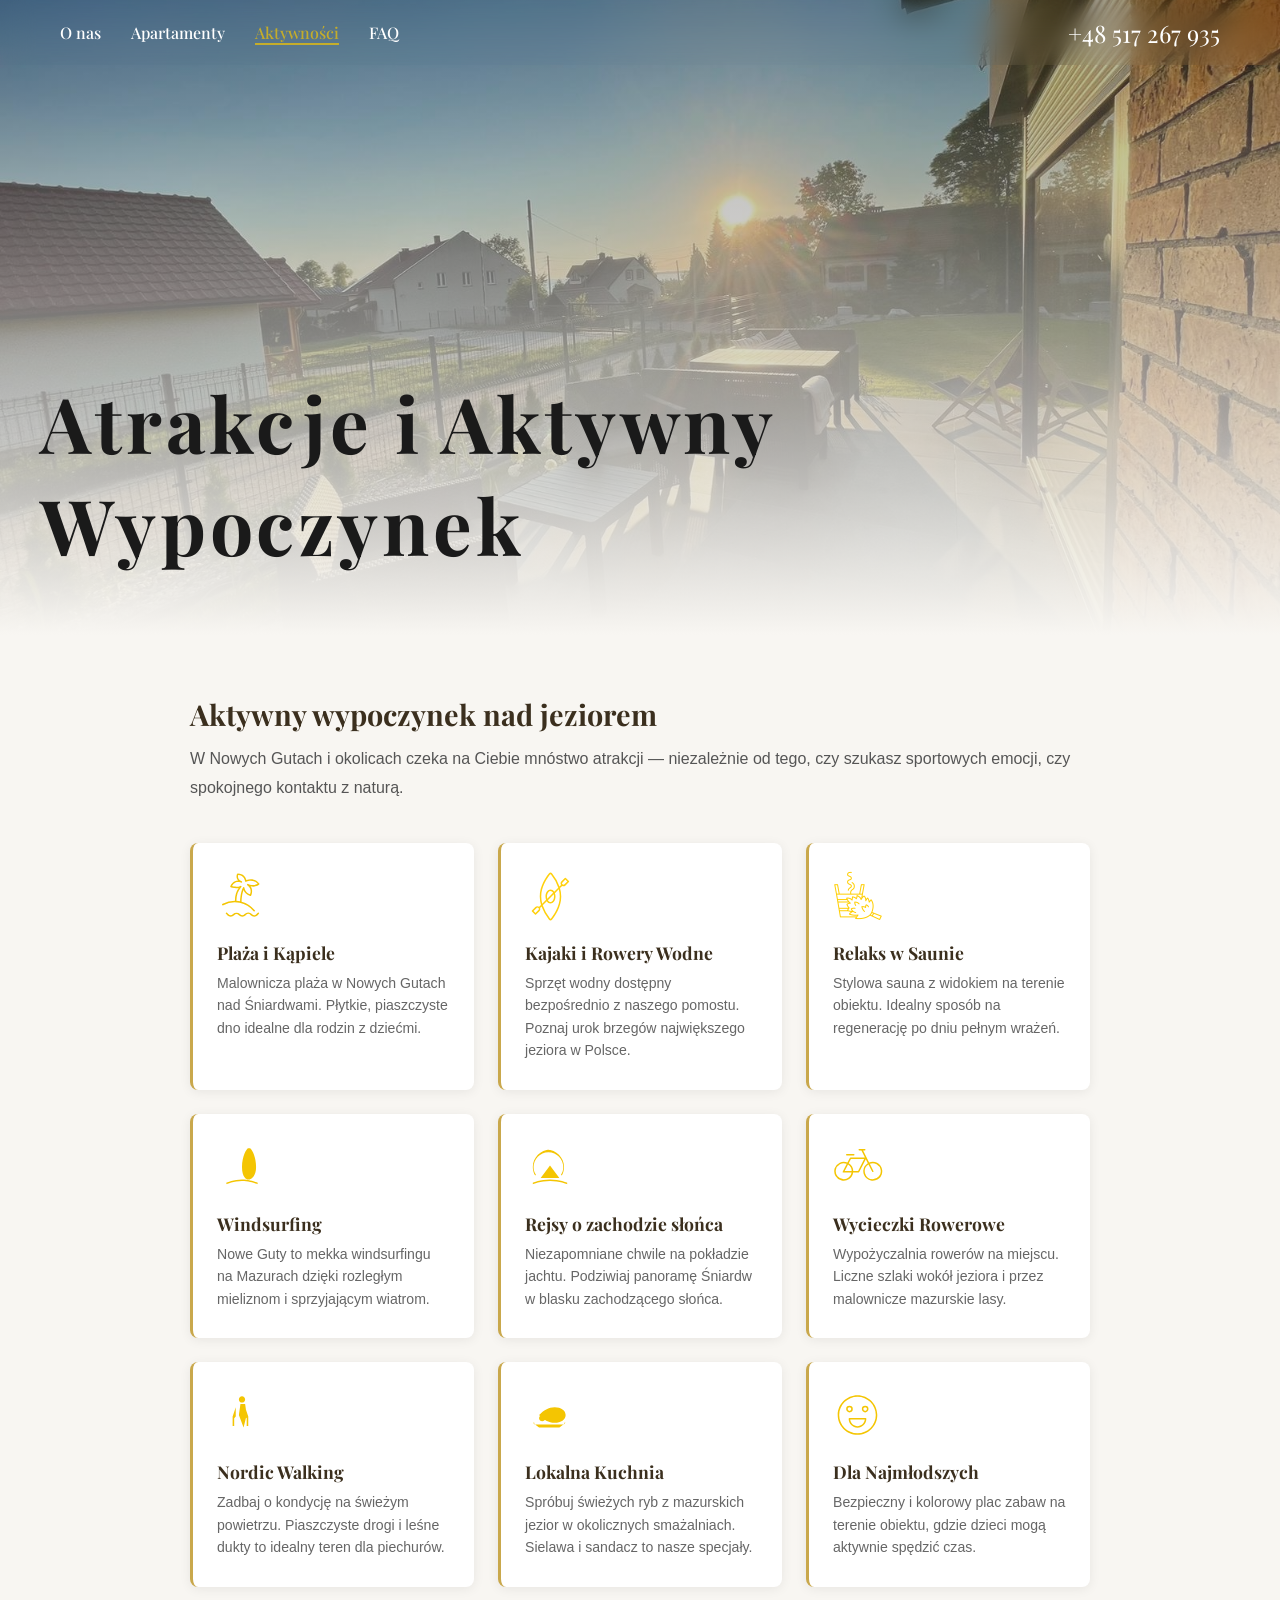
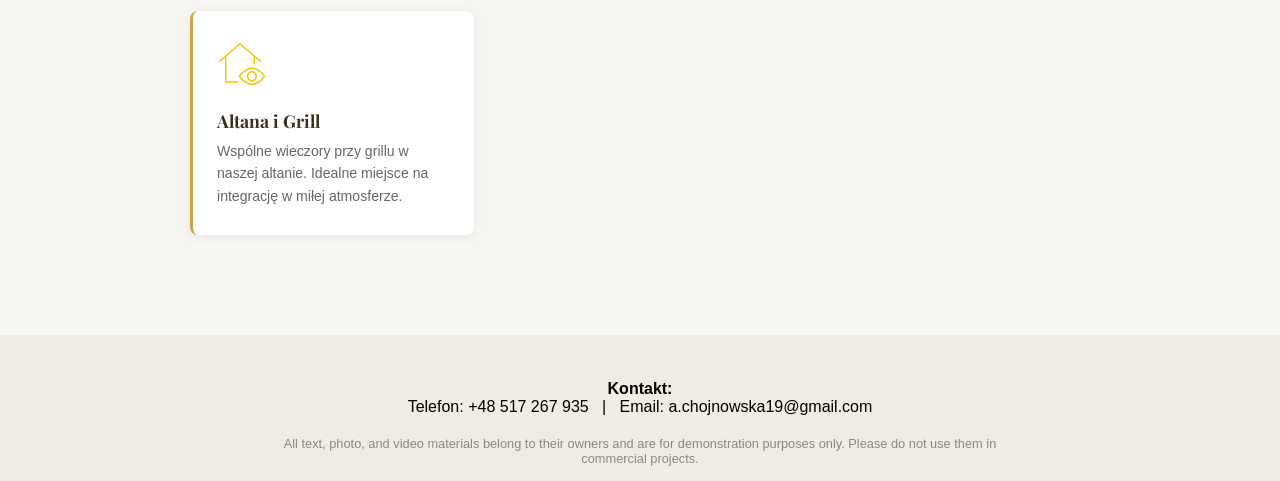
<file: aktywnosci.html>
<!DOCTYPE html>
<html lang="pl">

<head>
    <meta charset="utf-8" />
    <meta http-equiv="Content-Type" content="text/html; charset=utf-8" />
    <meta name="viewport" content="width=device-width, initial-scale=1.0" />
    <title>Atrakcje Nowe Guty i okolice – Aktywny wypoczynek na Mazurach | Hortensja</title>
    <meta name="description"
        content="Odkryj uroki Nowych Gut: żeglarstwo, windsurfing nad Śniardwami, trasy rowerowe i spacery po mazurskich lasach. Zaplanuj swój urlop." />
    <meta property="og:url" content="https://apart-hortensja.pl/aktywnosci.html" />
    <meta property="og:title" content="Atrakcje Nowe Guty – Aktywny wypoczynek na Mazurach" />
    <meta property="og:description"
        content="Żeglarstwo, rowery, kajaki i spacery – sprawdź co robić w Nowych Gutach i okolicach Jeziora Śniardwy." />
    <meta property="og:type" content="website" />
    <link rel="canonical" href="https://apart-hortensja.pl/aktywnosci.html">
    <meta name="format-detection" content="telephone=no" />
    <link rel="shortcut icon" href="images/hortensja_logo.png" type="image/x-icon" />
    <link rel="stylesheet" href="./css/tilda-grid-3.0.min.css" type="text/css" media="all"
        onerror="this.loaderr='y';" />
    <meta name="twitter:card" content="summary_large_image" />
    <meta name="twitter:title" content="Atrakcje Nowe Guty – Aktywny wypoczynek na Mazurach" />
    <meta name="twitter:description"
        content="Żeglarstwo, rowery, kajaki i wiele więcej. Sprawdź co robić w Nowych Gutach." />
    <meta name="twitter:image" content="https://apart-hortensja.pl/images/Main_image.png" />
    <link rel="stylesheet" href="./css/tilda-blocks-page61595659.min.css?t=1737238781" type="text/css" media="all"
        onerror="this.loaderr='y';" />
    <link rel="preconnect" href="https://fonts.gstatic.com">
    <link href="https://fonts.googleapis.com/css2?family=Playfair+Display:wght@400..900&subset=latin,cyrillic"
        rel="stylesheet">
    <link rel="stylesheet" href="./css/tilda-animation-2.0.min.css" type="text/css" media="all"
        onerror="this.loaderr='y';" />
    <script nomodule src="js/tilda-polyfill-1.0.min.js" charset="utf-8"></script>
    <script
        type="text/javascript">function t_onReady(func) { if (document.readyState != 'loading') { func(); } else { document.addEventListener('DOMContentLoaded', func); } }
            function t_onFuncLoad(funcName, okFunc, time) { if (typeof window[funcName] === 'function') { okFunc(); } else { setTimeout(function () { t_onFuncLoad(funcName, okFunc, time); }, (time || 100)); } } function t_throttle(fn, threshhold, scope) { return function () { fn.apply(scope || this, arguments); }; }</script>
    <script src="./js/tilda-scripts-3.0.min.js" charset="utf-8" defer onerror="this.loaderr='y';"></script>
    <script src="./js/tilda-menu-1.0.min.js" charset="utf-8" async onerror="this.loaderr='y';"></script>
    <style>
        body {
            margin: 0;
            font-family: 'Playfair Display', serif;
            background: #f8f6f2;
            color: #1a1a1a;
        }

        .page-hero {
            min-height: 55vh;
            background: linear-gradient(to bottom, rgba(0, 0, 0, 0.30) 0%, rgba(248, 246, 242, 1) 100%),
                url('images/tild3165-3163-4638-b632-363133616139__whatsapp_image_2023-.jpg') center/cover no-repeat;
            display: flex;
            align-items: flex-end;
            padding: 80px 40px 60px;
        }

        .page-hero h1 {
            font-size: clamp(2.4rem, 6vw, 5rem);
            font-weight: 700;
            letter-spacing: 0.05em;
            margin: 0;
            color: #1a1a1a;
        }

        .page-content {
            max-width: 900px;
            margin: 0 auto;
            padding: 60px 30px 100px;
        }

        .page-content h2 {
            font-size: 1.8rem;
            margin-bottom: 12px;
            color: #3b2f1e;
        }

        .page-content p {
            font-family: sans-serif;
            color: #555;
            line-height: 1.8;
            margin-bottom: 24px;
        }

        .activity-grid {
            display: grid;
            grid-template-columns: repeat(auto-fit, minmax(220px, 1fr));
            gap: 24px;
            margin-top: 40px;
        }

        .activity-card {
            background: #fff;
            border-radius: 8px;
            padding: 28px 24px;
            border-left: 3px solid #c9a84c;
            box-shadow: 0 2px 12px rgba(0, 0, 0, 0.07);
            transition: transform 0.25s;
        }

        .activity-card:hover {
            transform: translateY(-4px);
        }

        .activity-card .icon {
            font-size: 2rem;
            margin-bottom: 12px;
        }

        .activity-card h3 {
            font-size: 1.1rem;
            margin: 0 0 8px;
            color: #3b2f1e;
        }

        .activity-card p {
            font-family: sans-serif;
            font-size: 0.88rem;
            color: #666;
            margin: 0;
            line-height: 1.6;
        }
    </style>
</head>

<body class="t-body" style="margin:0;">
    <div id="allrecords" class="t-records" data-hook="blocks-collection-content-node" data-tilda-cookie="no"
        data-tilda-lazy="yes">

        <!-- ===== NAV ===== -->
        <div id="rec853002449" class="r t-rec" style=" " data-animationappear="off" data-record-type="257">
            <div id="nav853002449marker"></div>
            <div id="nav853002449" class="t228 t228__positionfixed "
                style="background-color: rgba(0,0,0,0.0); height:65px; " data-bgcolor-hex="#000000"
                data-bgcolor-rgba="rgba(0,0,0,0.0)" data-navmarker="nav853002449marker" data-appearoffset=""
                data-bgopacity-two="50" data-menushadow="" data-menushadow-css="" data-bgopacity="0.0"
                data-bgcolor-rgba-afterscroll="rgba(0,0,0,0.50)" data-menu-items-align="left" data-menu="yes">
                <div class="t228__maincontainer t228__c12collumns" style="height:65px;">
                    <div class="t228__padding40px"></div>
                    <div class="t228__leftside"> </div>
                    <div class="t228__centerside t228__menualign_left">
                        <nav class="t228__centercontainer">
                            <ul role="list" class="t228__list t-menu__list">
                                <li class="t228__list_item" style="padding:0 15px 0 0;"> <a class="t-menu__link-item"
                                        href="/" data-menu-submenu-hook="" data-menu-item-number="1">O nas</a> </li>
                                <li id="nav-dropdown-btn-wrap" class="t228__list_item"
                                    style="padding:0 5px; display:none;">
                                    <button id="nav-dropdown-btn"
                                        aria-label="Menu"><span></span><span></span><span></span></button>
                                </li>
                                <li class="t228_extra_item t228__list_item" style="padding:0 15px;"> <a
                                        class="t-menu__link-item" href="/apartamenty.html" data-menu-submenu-hook=""
                                        data-menu-item-number="2">Apartamenty</a> </li>
                                <li class="t228_extra_item t228__list_item" style="padding:0 15px;"> <a
                                        class="t-menu__link-item" href="/aktywnosci.html" data-menu-submenu-hook=""
                                        data-menu-item-number="3"
                                        style="color: #f4c502 !important; border-bottom: 2px solid #f4c502;">Aktywności</a>
                                </li>
                                <li class="t228_extra_item t228__list_item" style="padding:0 0 0 15px;"> <a
                                        class="t-menu__link-item" href="/faq.html" data-menu-submenu-hook=""
                                        data-menu-item-number="4">FAQ</a> </li>
                            </ul>
                        </nav>
                    </div>
                    <div class="t228__rightside">
                        <div class="t228__rightcontainer">
                            <div class="t228__right_descr" id="nav-phone">+48 517 267 935</div>
                        </div>
                    </div>
                    <div class="t228__padding40px"></div>
                </div>
                <div id="nav-dropdown-menu" style="display:none;">
                    <a href="/">O nas</a>
                    <a href="/apartamenty.html">Apartamenty</a>
                    <a href="/aktywnosci.html" style="color: #f4c502 !important;">Aktywności</a>
                    <a href="/faq.html">FAQ</a>
                </div>
            </div>
            <style>
                #nav853002449 {
                    backdrop-filter: blur(15px);
                    -webkit-backdrop-filter: blur(15px);
                    transition: background-color 0.3s ease;
                }

                #nav853002449.t228__bgblue,
                #nav853002449.t228__bgopaque {
                    background-color: rgba(0, 0, 0, 0.4) !important;
                }

                #nav-dropdown-menu {
                    position: fixed;
                    top: 65px;
                    left: 0;
                    right: 0;
                    background: rgba(0, 0, 0, 0.7);
                    backdrop-filter: blur(10px);
                    -webkit-backdrop-filter: blur(10px);
                    z-index: 9998;
                    padding: 10px 0;
                    border-top: 1px solid rgba(255, 255, 255, 0.1);
                }

                #nav-dropdown-menu a {
                    display: block;
                    text-align: left;
                    padding: 18px 40px;
                    color: #ffffff !important;
                    text-decoration: none;
                    font-family: 'Playfair Display', serif;
                    font-size: 18px;
                    letter-spacing: 1px;
                    border-bottom: 1px solid rgba(255, 255, 255, 0.05);
                    transition: background 0.2s, color 0.2s;
                }

                #nav-dropdown-menu a:last-child {
                    border-bottom: none;
                }

                #nav-dropdown-menu a:hover {
                    background: rgba(255, 255, 255, 0.1);
                    color: #f4c502 !important;
                }

                #nav-dropdown-btn {
                    background: none;
                    border: none;
                    cursor: pointer;
                    padding: 4px 8px;
                    display: flex;
                    flex-direction: column;
                    gap: 5px;
                    align-items: center;
                    justify-content: center;
                }

                #nav-dropdown-btn span {
                    display: block;
                    width: 22px;
                    height: 2px;
                    background: #fff;
                    border-radius: 2px;
                    transition: transform 0.25s, opacity 0.25s;
                }

                #nav-dropdown-btn.open span:nth-child(1) {
                    transform: translateY(7px) rotate(45deg);
                }

                #nav-dropdown-btn.open span:nth-child(2) {
                    opacity: 0;
                }

                #nav-dropdown-btn.open span:nth-child(3) {
                    transform: translateY(-7px) rotate(-45deg);
                }

                @media screen and (max-width:980px) {
                    #rec853002449 .t228 {
                        position: fixed;
                        background-color: rgba(0, 0, 0, 0.6) !important;
                        backdrop-filter: blur(10px);
                    }

                    #rec853002449 .t228__maincontainer {
                        display: flex !important;
                        flex-direction: row !important;
                        align-items: center !important;
                        flex-wrap: nowrap !important;
                        height: 65px !important;
                        overflow: visible !important;
                    }

                    #rec853002449 .t228__centerside,
                    #rec853002449 .t228__rightside {
                        display: flex !important;
                        align-items: center !important;
                    }

                    #rec853002449 .t228__list {
                        display: flex !important;
                        flex-direction: row !important;
                        flex-wrap: nowrap !important;
                        align-items: center;
                    }

                    #rec853002449 .t228_extra_item {
                        display: none !important;
                    }

                    #nav-dropdown-btn-wrap {
                        display: list-item !important;
                    }
                }

                @media screen and (min-width:981px) {
                    #nav-dropdown-menu {
                        display: none !important;
                    }

                    #nav-dropdown-btn-wrap {
                        display: none !important;
                    }
                }

                #rec853002449 .t228__right_descr {
                    font-size: 24px;
                    color: #ffffff;
                }

                #rec853002449 a.t-menu__link-item {
                    color: #ffffff;
                    font-weight: 500;
                }
            </style>
            <script>
                (function () {
                    var btn = document.getElementById('nav-dropdown-btn');
                    var menu = document.getElementById('nav-dropdown-menu');
                    if (!btn || !menu) return;
                    btn.addEventListener('click', function () { var isOpen = menu.style.display !== 'none'; menu.style.display = isOpen ? 'none' : 'block'; btn.classList.toggle('open', !isOpen); });
                    menu.querySelectorAll('a').forEach(function (a) { a.addEventListener('click', function () { menu.style.display = 'none'; btn.classList.remove('open'); }); });
                })();
            </script>
            <script>window.addEventListener('resize', t_throttle(function () { t_onFuncLoad('t_menu__setBGcolor', function () { t_menu__setBGcolor('853002449', '.t228'); }); })); t_onReady(function () { t_onFuncLoad('t_menu__highlightActiveLinks', function () { t_menu__highlightActiveLinks('.t228__list_item a'); }); t_onFuncLoad('t_menu__changeBgOpacity', function () { t_menu__changeBgOpacity('853002449', '.t228'); window.addEventListener('scroll', t_throttle(function () { t_menu__changeBgOpacity('853002449', '.t228'); })); }); });</script>
        </div>
        <!-- ===== /NAV ===== -->

        <!-- ===== HERO ===== -->
        <div class="page-hero">
            <h1
                style="font-size: clamp(2.4rem, 6vw, 5rem); font-weight: 700; letter-spacing: .05em; margin: 0; color: #1a1a1a;">
                Atrakcje i Aktywny Wypoczynek</h1>
        </div>
        <!-- ===== /HERO ===== -->
        <div class="page-content">
            <h2>Aktywny wypoczynek nad jeziorem</h2>
            <p>W Nowych Gutach i okolicach czeka na Ciebie mn&#243;stwo atrakcji &#x2014; niezale&#380;nie od tego, czy
                szukasz sportowych emocji, czy spokojnego kontaktu z natur&#261;.</p>

            <div class="activity-grid">
                <!-- Migrated: Plaża -->
                <div class="activity-card">
                    <div class="icon">
                        <img src="images/lib__icons__tilda__-__paint__f4c502--1-0-100__palm_beach_sea.svg" width="50"
                            alt="">
                    </div>
                    <h3>Plaża i Kąpiele</h3>
                    <p>Malownicza plaża w Nowych Gutach nad Śniardwami. Płytkie, piaszczyste dno idealne dla rodzin z
                        dziećmi.</p>
                </div>

                <!-- Migrated: Kajaki/Rowery -->
                <div class="activity-card">
                    <div class="icon">
                        <img src="images/lib__icons__tilda__-__paint__ffd00c--1-0-100__kayaking_canoe.svg" width="50"
                            alt="">
                    </div>
                    <h3>Kajaki i Rowery Wodne</h3>
                    <p>Sprzęt wodny dostępny bezpośrednio z naszego pomostu. Poznaj urok brzegów największego jeziora w
                        Polsce.</p>
                </div>

                <!-- Migrated: Sauna -->
                <div class="activity-card">
                    <div class="icon">
                        <img src="images/tild6539-3332-4334-b865-393166313637__04.png" width="50" alt="">
                    </div>
                    <h3>Relaks w Saunie</h3>
                    <p>Stylowa sauna z widokiem na terenie obiektu. Idealny sposób na regenerację po dniu pełnym wrażeń.
                    </p>
                </div>

                <!-- NEW: Windsurfing -->
                <div class="activity-card">
                    <div class="icon">
                        <svg viewBox="0 0 64 64" width="50" height="50" fill="#f4c502">
                            <path
                                d="M12 52s10-4 20-4 20 4 20 4v2s-10-4-20-4-20 4-20 4v-2zm28-44c-2 0-8 10-8 24s6 16 8 16h2s8-2 8-16-6-24-8-24h-2zm-6 24h12l-6-20-6 20z" />
                        </svg>
                    </div>
                    <h3>Windsurfing</h3>
                    <p>Nowe Guty to mekka windsurfingu na Mazurach dzięki rozległym mieliznom i sprzyjającym wiatrom.
                    </p>
                </div>

                <!-- NEW: Rejs o zachodzie słońca -->
                <div class="activity-card">
                    <div class="icon">
                        <svg viewBox="0 0 64 64" width="50" height="50" fill="#f4c502">
                            <path
                                d="M32 10c-12 0-22 10-22 22 0 4 1 8 3 11l1-1c-2-3-3-6-3-10 0-10 8-19 19-19s19 9 19 19c0 4-1 7-3 10l1 1c2-3 3-7 3-11 0-12-10-22-22-22zm-12 36h24l-12-16-12 16zM10 52s10-4 22-4 22 4 22 4v2s-10-4-22-4-22 4-22 4v-2z" />
                        </svg>
                    </div>
                    <h3>Rejsy o zachodzie słońca</h3>
                    <p>Niezapomniane chwile na pokładzie jachtu. Podziwiaj panoramę Śniardw w blasku zachodzącego
                        słońca.</p>
                </div>

                <!-- Migrated: Rowery/Ścieżki -->
                <div class="activity-card">
                    <div class="icon">
                        <img src="images/lib__icons__tilda__-__paint__f4c502--1-0-100__bicycle_bike_wheel.svg"
                            width="50" alt="">
                    </div>
                    <h3>Wycieczki Rowerowe</h3>
                    <p>Wypożyczalnia rowerów na miejscu. Liczne szlaki wokół jeziora i przez malownicze mazurskie lasy.
                    </p>
                </div>

                <!-- NEW: Nordic Walking -->
                <div class="activity-card">
                    <div class="icon">
                        <svg viewBox="0 0 64 64" width="50" height="50" fill="#f4c502">
                            <path
                                d="M32 8c2.2 0 4 1.8 4 4s-1.8 4-4 4-4-1.8-4-4 1.8-4 4-4zm-4 10h8l2 14-4 16-6-16 2-14zm-4 4l-4 12v12h2v-10l2-2v-10zm12 0l4 12v12h-2v-10l-2-2v-10z" />
                        </svg>
                    </div>
                    <h3>Nordic Walking</h3>
                    <p>Zadbaj o kondycję na świeżym powietrzu. Piaszczyste drogi i leśne dukty to idealny teren dla
                        piechurów.</p>
                </div>

                <!-- NEW: Degustacja Ryb -->
                <div class="activity-card">
                    <div class="icon">
                        <svg viewBox="0 0 64 64" width="50" height="50" fill="#f4c502">
                            <path
                                d="M52 32c0 6-6 10-14 10s-14-4-20-10c6-6 12-10 20-10s14 4 14 10zm-30 0c2 0 4 2 4 4s-2 4-4 4-4-2-4-4 2-4 4-4zm24 16h-28l-8-6h2v2h38v-2h2l-8 6z" />
                        </svg>
                    </div>
                    <h3>Lokalna Kuchnia</h3>
                    <p>Spróbuj świeżych ryb z mazurskich jezior w okolicznych smażalniach. Sielawa i sandacz to nasze
                        specjały.</p>
                </div>

                <!-- Migrated: Plac zabaw -->
                <div class="activity-card">
                    <div class="icon">
                        <img src="images/lib__icons__tilda__-__paint__f4c502--1-0-100__smile_mood_emotion.svg"
                            width="50" alt="">
                    </div>
                    <h3>Dla Najmłodszych</h3>
                    <p>Bezpieczny i kolorowy plac zabaw na terenie obiektu, gdzie dzieci mogą aktywnie spędzić czas.</p>
                </div>

                <!-- Migrated: Altana -->
                <div class="activity-card">
                    <div class="icon">
                        <img src="images/lib__icons__tilda__-__paint__f4c502--1-0-100__eye_house_watch.svg" width="50"
                            alt="">
                    </div>
                    <h3>Altana i Grill</h3>
                    <p>Wspólne wieczory przy grillu w naszej altanie. Idealne miejsce na integrację w miłej atmosferze.
                    </p>
                </div>
            </div>
        </div>
        <!-- ===== /PAGE CONTENT ===== -->

        <!-- ===== FOOTER ===== -->
        <div style="padding:45px 0 15px; background-color:#f0ece4;">
            <div class="t-container">
                <div class="t-col t-col_8 t-prefix_2">
                    <div
                        style="color:#000; text-align:center; font-family:sans-serif; font-size:1rem; margin-bottom: 20px;">
                        <strong>Kontakt:</strong><br>
                        Telefon: +48 517 267 935 &nbsp; | &nbsp; Email: a.chojnowska19@gmail.com
                    </div>
                    <div style="color:#888; text-align:center; font-family:sans-serif; font-size:0.8rem;">All text,
                        photo, and video materials belong to their owners and are for demonstration purposes only.
                        Please do not use them in commercial projects.</div>
                </div>
            </div>
        </div>
        <!-- ===== /FOOTER ===== -->

    </div>
    <div id="scroll-to-top"
        style="position:fixed; bottom:30px; right:30px; width:50px; height:50px; background:#c471ed; color:#fff; border-radius:50%; display:none; align-items:center; justify-content:center; cursor:pointer; z-index:9999; box-shadow:0 4px 15px rgba(0,0,0,0.2); transition: all 0.3s ease;">
        <svg width="24" height="24" viewBox="0 0 24 24" fill="none" stroke="currentColor" stroke-width="2"
            stroke-linecap="round" stroke-linejoin="round">
            <polyline points="18 15 12 9 6 15"></polyline>
        </svg>
    </div>
    <script>
        window.addEventListener('scroll', function () {
            var btn = document.getElementById('scroll-to-top');
            if (window.pageYOffset > 300) {
                btn.style.display = 'flex';
            } else {
                btn.style.display = 'none';
            }
        });
        document.getElementById('scroll-to-top').addEventListener('click', function () {
            window.scrollTo({ top: 0, behavior: 'smooth' });
        });
    </script>
    <div id="scroll-to-top"
        style="position:fixed; bottom:30px; right:30px; width:50px; height:50px; background:#c471ed; color:#fff; border-radius:50%; display:none; align-items:center; justify-content:center; cursor:pointer; z-index:9999; box-shadow:0 4px 15px rgba(0,0,0,0.2); transition: all 0.3s ease;">
        <svg width="24" height="24" viewBox="0 0 24 24" fill="none" stroke="currentColor" stroke-width="2"
            stroke-linecap="round" stroke-linejoin="round">
            <polyline points="18 15 12 9 6 15"></polyline>
        </svg>
    </div>

    <!-- Sticky Booking Button for Mobile -->
    <a href="/index.html#booking" id="sticky-booking-btn"
        style="position:fixed; bottom:0; left:0; right:0; background:#c471ed; color:#fff; text-align:center; padding:18px; font-weight:700; text-decoration:none; z-index:9990; font-family:'Playfair Display', serif; letter-spacing:1px; box-shadow:0 -4px 15px rgba(0,0,0,0.1); display:none;">
        ZAREZERWUJ POBYT
    </a>

    <script>
        window.addEventListener('scroll', function () {
            var btn = document.getElementById('scroll-to-top');
            var stickyBtn = document.getElementById('sticky-booking-btn');
            var isMobile = window.innerWidth <= 960;

            if (window.pageYOffset > 300) {
                if (btn) btn.style.display = 'flex';
                if (isMobile && stickyBtn) stickyBtn.style.display = 'block';
            } else {
                if (btn) btn.style.display = 'none';
                if (isMobile && stickyBtn) stickyBtn.style.display = 'none';
            }
        });
        if (document.getElementById('scroll-to-top')) {
            document.getElementById('scroll-to-top').addEventListener('click', function () {
                window.scrollTo({ top: 0, behavior: 'smooth' });
            });
        }
    </script>
</body>

</html>
</file>
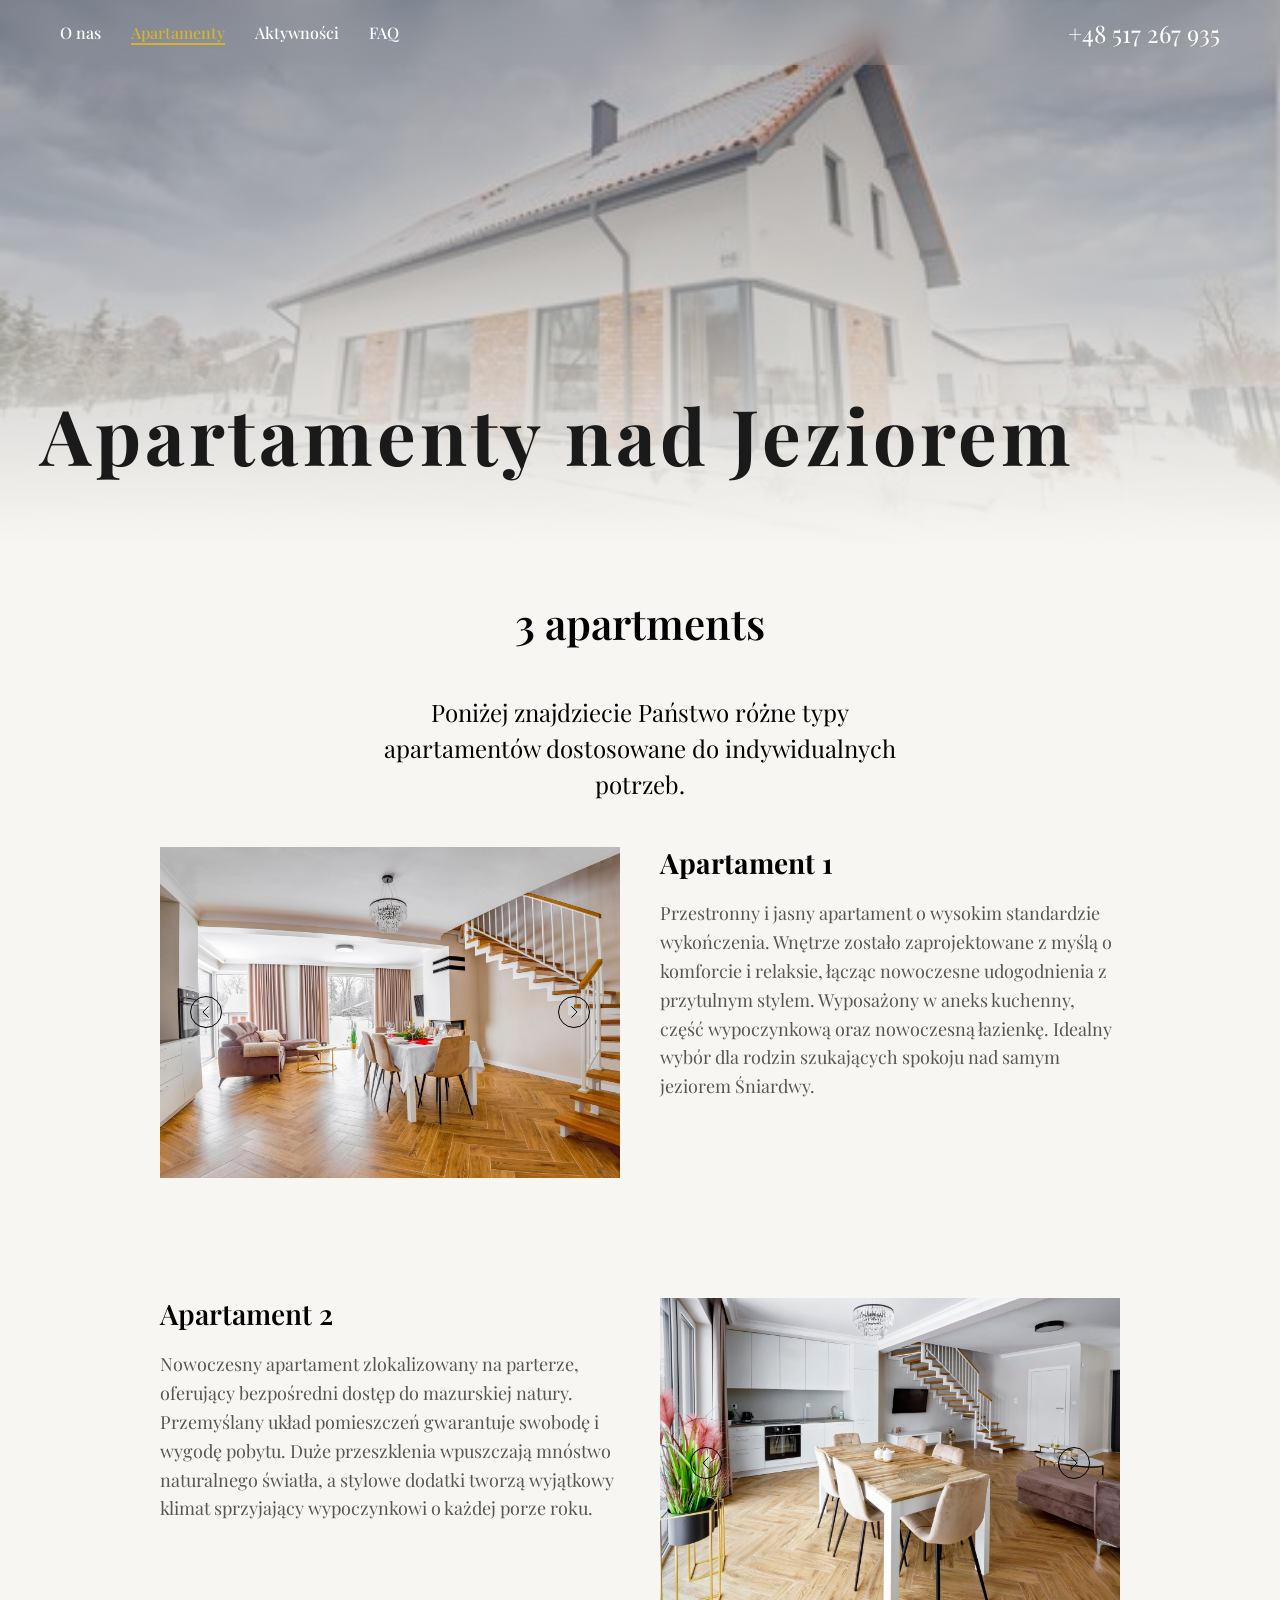
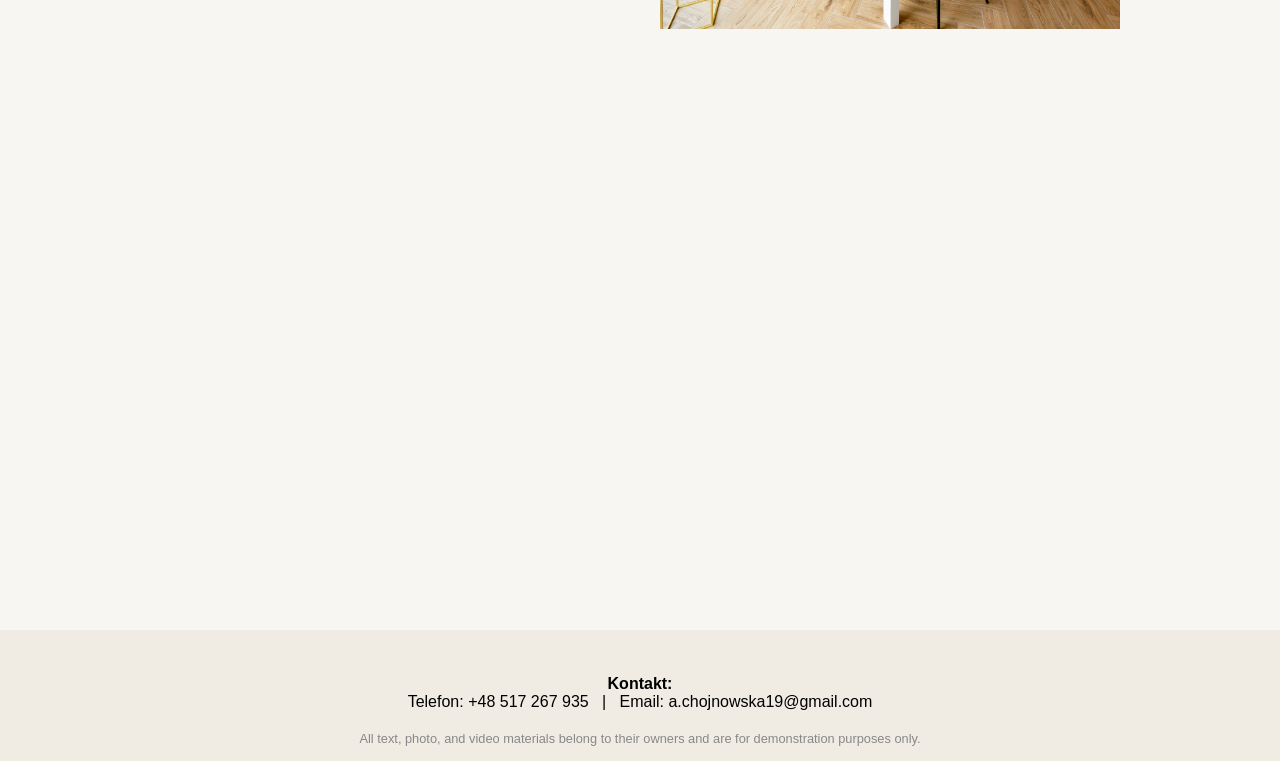
<file: apartamenty.html>
﻿<!DOCTYPE html>
<html lang="pl">

<head>
    <meta charset="utf-8" />
    <meta http-equiv="Content-Type" content="text/html; charset=utf-8" />
    <meta name="viewport" content="width=device-width, initial-scale=1.0" />
    <title>Apartamenty w Nowych Gutach – Zobacz nasze wnętrza | Hortensja</title>
    <meta name="description"
        content="Oferujemy 2 nowoczesne apartamenty o wysokim standardzie w miejscowości Nowe Guty. Sprawdź wyposażenie i zarezerwuj swój pobyt na Mazurach." />
    <link rel="canonical" href="https://apart-hortensja.pl/apartamenty.html">
    <link rel="shortcut icon" href="images/hortensja_logo.png" type="image/x-icon" />
    <link rel="stylesheet" href="./css/tilda-grid-3.0.min.css" type="text/css" media="all"
        onerror="this.loaderr='y';" />
    <meta name="twitter:card" content="summary_large_image" />
    <meta name="twitter:title" content="Apartamenty w Nowych Gutach – Hortensja" />
    <meta name="twitter:description"
        content="Zobacz nasze komfortowe apartamenty nad samym jeziorem Śniardwy. Nowoczesne wnętrza i mazurski spokój." />
    <meta name="twitter:image" content="https://apart-hortensja.pl/images/Main_image.png" />
    <link rel="stylesheet" href="./css/tilda-blocks-page61595659.min.css?t=1737238781" type="text/css" media="all"
        onerror="this.loaderr='y';" />
    <link rel="preconnect" href="https://fonts.gstatic.com">
    <link href="https://fonts.googleapis.com/css2?family=Playfair+Display:wght@400..900&subset=latin,cyrillic"
        rel="stylesheet">
    <link rel="stylesheet" href="./css/tilda-animation-2.0.min.css" type="text/css" media="all"
        onerror="this.loaderr='y';" />
    <link rel="stylesheet" href="./css/tilda-slds-1.4.min.css" type="text/css" media="all"
        onerror="this.loaderr='y';" />
    <link rel="stylesheet" href="./css/tilda-zoom-2.0.min.css" type="text/css" media="all"
        onerror="this.loaderr='y';" />
    <script nomodule src="js/tilda-polyfill-1.0.min.js" charset="utf-8"></script>
    <script
        type="text/javascript">function t_onReady(func) { if (document.readyState != 'loading') { func(); } else { document.addEventListener('DOMContentLoaded', func); } } function t_onFuncLoad(funcName, okFunc, time) { if (typeof window[funcName] === 'function') { okFunc(); } else { setTimeout(function () { t_onFuncLoad(funcName, okFunc, time); }, (time || 100)); } } function t_throttle(fn, threshhold, scope) { return function () { fn.apply(scope || this, arguments); }; };</script>
    <script src="./js/tilda-scripts-3.0.min.js" charset="utf-8" defer onerror="this.loaderr='y';"></script>
    <script src="./js/tilda-menu-1.0.min.js" charset="utf-8" async onerror="this.loaderr='y';"></script>
    <script src="./js/tilda-slds-1.4.min.js" charset="utf-8" async onerror="this.loaderr='y';"></script>
    <script src="./js/tilda-zoom-2.0.min.js" charset="utf-8" async onerror="this.loaderr='y';"></script>
    <script src="./js/tilda-animation-2.0.min.js" charset="utf-8" async onerror="this.loaderr='y';"></script>
    <script src="./js/lazyload-1.3.min.export.js" charset="utf-8" async onerror="this.loaderr='y';"></script>
    <style>
        body {
            margin: 0;
            font-family: 'Playfair Display', serif;
            background: #f8f6f2;
            color: #1a1a1a;
        }

        .page-hero {
            min-height: 45vh;
            background: linear-gradient(to bottom, rgba(0, 0, 0, 0.30) 0%, rgba(248, 246, 242, 1) 100%), url('images/tild3337-3036-4138-a333-363834623566__-__resize__504x__nowe_guty43.jpg') center/cover no-repeat;
            display: flex;
            align-items: flex-end;
            padding: 80px 40px 60px;
        }

        .page-hero h1 {
            font-size: clamp(2.4rem, 6vw, 5rem);
            font-weight: 700;
            letter-spacing: .05em;
            margin: 0;
            color: #1a1a1a;
        }

        #allrecords {
            background: #f8f6f2;
        }
    </style>
</head>

<body class="t-body" style="margin:0;">
    <div id="allrecords" class="t-records" data-hook="blocks-collection-content-node" data-tilda-cookie="no"
        data-tilda-lazy="yes">

        <!-- ===== NAV ===== -->
        <div id="rec853002449" class="r t-rec" style=" " data-animationappear="off" data-record-type="257">
            <div id="nav853002449marker"></div>
            <div id="nav853002449" class="t228 t228__positionfixed"
                style="background-color:rgba(0,0,0,0.0);height:65px;" data-bgcolor-hex="#000000"
                data-bgcolor-rgba="rgba(0,0,0,0.0)" data-navmarker="nav853002449marker" data-appearoffset=""
                data-bgopacity-two="50" data-menushadow="" data-menushadow-css="" data-bgopacity="0.0"
                data-bgcolor-rgba-afterscroll="rgba(0,0,0,0.50)" data-menu-items-align="left" data-menu="yes">
                <div class="t228__maincontainer t228__c12collumns" style="height:65px;">
                    <div class="t228__padding40px"></div>
                    <div class="t228__leftside"></div>
                    <div class="t228__centerside t228__menualign_left">
                        <nav class="t228__centercontainer">
                            <ul role="list" class="t228__list t-menu__list">
                                <li class="t228__list_item" style="padding:0 15px 0 0;"> <a class="t-menu__link-item"
                                        href="/" data-menu-submenu-hook="" data-menu-item-number="1">O nas</a> </li>
                                <li id="nav-dropdown-btn-wrap" class="t228__list_item"
                                    style="padding:0 5px; display:none;">
                                    <button id="nav-dropdown-btn"
                                        aria-label="Menu"><span></span><span></span><span></span></button>
                                </li>
                                <li class="t228_extra_item t228__list_item" style="padding:0 15px;"> <a
                                        class="t-menu__link-item" href="/apartamenty.html" data-menu-submenu-hook=""
                                        data-menu-item-number="2"
                                        style="color: #f4c502 !important; border-bottom: 2px solid #f4c502;">Apartamenty</a>
                                </li>
                                <li class="t228_extra_item t228__list_item" style="padding:0 15px;"> <a
                                        class="t-menu__link-item" href="/aktywnosci.html" data-menu-submenu-hook=""
                                        data-menu-item-number="3">Aktywno&#347;ci</a> </li>
                                <li class="t228_extra_item t228__list_item" style="padding:0 0 0 15px;"> <a
                                        class="t-menu__link-item" href="/faq.html" data-menu-submenu-hook=""
                                        data-menu-item-number="4">FAQ</a> </li>
                            </ul>
                        </nav>
                    </div>
                    <div class="t228__rightside">
                        <div class="t228__rightcontainer">
                            <div class="t228__right_descr" id="nav-phone">+48 517 267 935</div>
                        </div>
                    </div>
                    <div class="t228__padding40px"></div>
                </div>
                <div id="nav-dropdown-menu" style="display:none;">
                    <a href="/">O nas</a>
                    <a href="/apartamenty.html" style="color: #f4c502 !important;">Apartamenty</a>
                    <a href="/aktywnosci.html">Aktywności</a>
                    <a href="/faq.html">FAQ</a>
                </div>
            </div>
            <style>
                #nav853002449 {
                    backdrop-filter: blur(15px);
                    -webkit-backdrop-filter: blur(15px);
                    transition: background-color 0.3s ease;
                }

                #nav853002449.t228__bgblue,
                #nav853002449.t228__bgopaque {
                    background-color: rgba(0, 0, 0, 0.4) !important;
                }

                #nav-dropdown-menu {
                    position: fixed;
                    top: 65px;
                    left: 0;
                    right: 0;
                    background: rgba(0, 0, 0, 0.7);
                    backdrop-filter: blur(10px);
                    -webkit-backdrop-filter: blur(10px);
                    z-index: 9998;
                    padding: 10px 0;
                    border-top: 1px solid rgba(255, 255, 255, 0.1);
                }

                #nav-dropdown-menu a {
                    display: block;
                    text-align: left;
                    padding: 18px 40px;
                    color: #ffffff !important;
                    text-decoration: none;
                    font-family: 'Playfair Display', serif;
                    font-size: 18px;
                    letter-spacing: 1px;
                    border-bottom: 1px solid rgba(255, 255, 255, 0.05);
                    transition: background 0.2s, color 0.2s;
                }

                #nav-dropdown-menu a:last-child {
                    border-bottom: none;
                }

                #nav-dropdown-menu a:hover {
                    background: rgba(255, 255, 255, 0.1);
                    color: #f4c502 !important;
                }

                #nav-dropdown-btn {
                    background: none;
                    border: none;
                    cursor: pointer;
                    padding: 4px 8px;
                    display: flex;
                    flex-direction: column;
                    gap: 5px;
                    align-items: center;
                    justify-content: center;
                }

                #nav-dropdown-btn span {
                    display: block;
                    width: 22px;
                    height: 2px;
                    background: #fff;
                    border-radius: 2px;
                    transition: transform 0.25s, opacity 0.25s;
                }

                #nav-dropdown-btn.open span:nth-child(1) {
                    transform: translateY(7px) rotate(45deg);
                }

                #nav-dropdown-btn.open span:nth-child(2) {
                    opacity: 0;
                }

                #nav-dropdown-btn.open span:nth-child(3) {
                    transform: translateY(-7px) rotate(-45deg);
                }

                @media screen and (max-width:980px) {
                    #rec853002449 .t228 {
                        position: fixed;
                        background-color: rgba(0, 0, 0, 0.6) !important;
                        backdrop-filter: blur(10px);
                    }

                    #rec853002449 .t228__maincontainer {
                        display: flex !important;
                        flex-direction: row !important;
                        align-items: center !important;
                        flex-wrap: nowrap !important;
                        height: 65px !important;
                        overflow: visible !important;
                    }

                    #rec853002449 .t228__centerside,
                    #rec853002449 .t228__rightside {
                        display: flex !important;
                        align-items: center !important;
                    }

                    #rec853002449 .t228__list {
                        display: flex !important;
                        flex-direction: row !important;
                        flex-wrap: nowrap !important;
                        align-items: center;
                    }

                    #rec853002449 .t228_extra_item {
                        display: none !important;
                    }

                    #nav-dropdown-btn-wrap {
                        display: list-item !important;
                    }
                }

                @media screen and (min-width:981px) {
                    #nav-dropdown-menu {
                        display: none !important;
                    }

                    #nav-dropdown-btn-wrap {
                        display: none !important;
                    }
                }

                #rec853002449 .t228__right_descr {
                    font-size: 24px;
                    color: #ffffff;
                }

                #rec853002449 a.t-menu__link-item {
                    color: #ffffff;
                    font-weight: 500;
                }

                /* Mobile Optimization for Apartment Sections */
                @media screen and (max-width: 960px) {
                    .t799 .t-container {
                        display: flex !important;
                        flex-direction: column !important;
                        padding-left: 20px !important;
                        padding-right: 20px !important;
                    }

                    /* Ensure Title is always on TOP for all apartments on mobile */
                    #rec853002460 .t-container,
                    #rec853002462 .t-container {
                        flex-direction: column-reverse !important;
                    }

                    .t799 .t-col {
                        width: 100% !important;
                        max-width: 100% !important;
                        margin-left: 0 !important;
                        margin-right: 0 !important;
                        margin-bottom: 20px !important;
                        text-align: center !important;
                    }

                    .t799__title {
                        text-align: center !important;
                        font-size: 28px !important;
                        line-height: 1.2 !important;
                        margin: 20px 0 !important;
                        font-weight: 600 !important;
                    }

                    .t799 .t-slds {
                        margin-bottom: 40px !important;
                    }

                    /* Fix spacing between the blocks */
                    .t-rec {
                        padding-bottom: 60px !important;
                    }
                }

                .t799__descr {
                    font-family: 'Playfair Display', serif;
                    font-size: 18px;
                    line-height: 1.6;
                    color: #555;
                    margin-top: 20px;
                    font-weight: 400;
                }

                @media screen and (max-width: 960px) {
                    .t799__descr {
                        font-size: 16px !important;
                        padding: 0 10px !important;
                    }
                }
            </style>
            <script>(function () { var btn = document.getElementById('nav-dropdown-btn'); var menu = document.getElementById('nav-dropdown-menu'); if (!btn || !menu) return; btn.addEventListener('click', function () { var isOpen = menu.style.display !== 'none'; menu.style.display = isOpen ? 'none' : 'block'; btn.classList.toggle('open', !isOpen); }); menu.querySelectorAll('a').forEach(function (a) { a.addEventListener('click', function () { menu.style.display = 'none'; btn.classList.remove('open'); }); }); })();</script>
            <script>window.addEventListener('resize', t_throttle(function () { t_onFuncLoad('t_menu__setBGcolor', function () { t_menu__setBGcolor('853002449', '.t228'); }); })); t_onReady(function () { t_onFuncLoad('t_menu__highlightActiveLinks', function () { t_menu__highlightActiveLinks('.t228__list_item a'); }); t_onFuncLoad('t_menu__changeBgOpacity', function () { t_menu__changeBgOpacity('853002449', '.t228'); window.addEventListener('scroll', t_throttle(function () { t_menu__changeBgOpacity('853002449', '.t228'); })); }); });</script>
        </div>
        <!-- ===== /NAV ===== -->

        <!-- ===== HERO ===== -->
        <div class="page-hero">
            <h1
                style="font-size: clamp(2.4rem, 6vw, 5rem); font-weight: 700; letter-spacing: .05em; margin: 0; color: #1a1a1a;">
                Apartamenty nad Jeziorem</h1>
        </div>
        <!-- ===== /HERO ===== -->
        <div id="rec853002458" class="r t-rec" style=" " data-record-type="215"> <a name="apartments"
                style="font-size:0;"></a> </div>
        <div id="rec853002459" class="r t-rec t-rec_pt_45 t-rec_pb_45" style="padding-top:45px;padding-bottom:45px; "
            data-record-type="30"> <!-- T015 -->
            <div class="t015">
                <div class="t-container t-align_center">
                    <div class="t-col t-col_6 t-prefix_3">
                        <div class="t015__title t-title t-title_lg" field="title">3 apartments</div>
                        <div class="t015__descr t-descr t-descr_xl" field="descr">Poniżej znajdziecie Państwo różne typy
                            apartamentów dostosowane do indywidualnych potrzeb.</div>
                    </div>
                </div>
            </div>
            <style>
                #rec853002459 .t015__uptitle {
                    text-transform: uppercase;
                }

                @media screen and (min-width:900px) {
                    #rec853002459 .t015__title {
                        font-size: 42px;
                    }
                }

                #rec853002459 .t015__descr {
                    font-size: 24px;
                }
            </style>
        </div>
        <div id="rec853002460" class="r t-rec t-rec_pt_0 t-rec_pb_120" style="padding-top:0px;padding-bottom:120px; "
            data-record-type="799"> <!-- T799 -->
            <div class="t799">
                <div class="t-container">
                    <div class="t-col t-col_5 t-prefix_1 t799-col_top">
                        <div class="t-slds" style="visibility: hidden;">
                            <ul class="t-slds__arrow_container ">
                                <li class="t-slds__arrow_wrapper t-slds__arrow_wrapper-left"
                                    data-slide-direction="left"> <button type="button"
                                        class="t-slds__arrow t-slds__arrow-left t-slds__arrow-withbg"
                                        aria-controls="carousel_853002460" aria-disabled="false"
                                        aria-label="Previous slide"
                                        style="width: 30px; height: 30px;border: 1px solid #000000;background-color: rgba(255,255,255,0);">
                                        <div class="t-slds__arrow_body t-slds__arrow_body-left" style="width: 7px;">
                                            <svg role="presentation" focusable="false" style="display: block"
                                                viewBox="0 0 7.3 13" xmlns="http://www.w3.org/2000/svg"
                                                xmlns:xlink="http://www.w3.org/1999/xlink">
                                                <polyline fill="none" stroke="#000000" stroke-linejoin="butt"
                                                    stroke-linecap="butt" stroke-width="1"
                                                    points="0.5,0.5 6.5,6.5 0.5,12.5" />
                                            </svg>
                                        </div>
                                    </button> </li>
                                <li class="t-slds__arrow_wrapper t-slds__arrow_wrapper-right"
                                    data-slide-direction="right"> <button type="button"
                                        class="t-slds__arrow t-slds__arrow-right t-slds__arrow-withbg"
                                        aria-controls="carousel_853002460" aria-disabled="false" aria-label="Next slide"
                                        style="width: 30px; height: 30px;border: 1px solid #000000;background-color: rgba(255,255,255,0);">
                                        <div class="t-slds__arrow_body t-slds__arrow_body-right" style="width: 7px;">
                                            <svg role="presentation" focusable="false" style="display: block"
                                                viewBox="0 0 7.3 13" xmlns="http://www.w3.org/2000/svg"
                                                xmlns:xlink="http://www.w3.org/1999/xlink">
                                                <polyline fill="none" stroke="#000000" stroke-linejoin="butt"
                                                    stroke-linecap="butt" stroke-width="1"
                                                    points="0.5,0.5 6.5,6.5 0.5,12.5" />
                                            </svg>
                                        </div>
                                    </button> </li>
                            </ul>
                            <div class="t-slds__container">
                                <div class="t-slds__items-wrapper t-slds__witharrows t-slds_animated-none"
                                    id="carousel_853002460" data-slider-transition="300" data-slider-with-cycle="true"
                                    data-slider-correct-height="true" data-auto-correct-mobile-width="false"
                                    aria-roledescription="carousel" aria-live="off">
                                    <div class="t-slds__item t-slds__item_active" data-slide-index="1" role="group"
                                        aria-roledescription="slide" aria-hidden="false" aria-label="1 of 5">
                                        <div class="t-margin_auto" itemscope itemtype="http://schema.org/ImageObject">
                                            <div class="t-slds__wrapper t-align_center">
                                                <meta itemprop="image"
                                                    content="images/tild6431-3462-4839-a635-333831366665__nowe_guty05_1.jpg">
                                                <div class="t799__imgwrapper" bgimgfield="gi_img__0"
                                                    data-zoom-target="0" data-zoomable="yes"
                                                    data-img-zoom-url="images/tild6431-3462-4839-a635-333831366665__nowe_guty05_1.jpg">
                                                    <div class="t-slds__bgimg t-bgimg"
                                                        data-original="images/tild6431-3462-4839-a635-333831366665__nowe_guty05_1.jpg"
                                                        style="background-image: url('images/tild6431-3462-4839-a635-333831366665__-__resizeb__20x__nowe_guty05_1.jpg');">
                                                    </div>
                                                    <div class="t799__separator"></div>
                                                </div>
                                            </div>
                                        </div>
                                    </div>
                                    <div class="t-slds__item" data-slide-index="2" role="group"
                                        aria-roledescription="slide" aria-hidden="true" aria-label="2 of 5">
                                        <div class="t-margin_auto" itemscope itemtype="http://schema.org/ImageObject">
                                            <div class="t-slds__wrapper t-align_center">
                                                <meta itemprop="image"
                                                    content="images/tild6563-3731-4536-b161-303433373866__nowe_guty10.jpg">
                                                <div class="t799__imgwrapper" bgimgfield="gi_img__1"
                                                    data-zoom-target="1" data-zoomable="yes"
                                                    data-img-zoom-url="images/tild6563-3731-4536-b161-303433373866__nowe_guty10.jpg">
                                                    <div class="t-slds__bgimg t-bgimg"
                                                        data-original="images/tild6563-3731-4536-b161-303433373866__nowe_guty10.jpg"
                                                        style="background-image: url('images/tild6563-3731-4536-b161-303433373866__-__resizeb__20x__nowe_guty10.jpg');">
                                                    </div>
                                                    <div class="t799__separator"></div>
                                                </div>
                                            </div>
                                        </div>
                                    </div>
                                    <div class="t-slds__item" data-slide-index="3" role="group"
                                        aria-roledescription="slide" aria-hidden="true" aria-label="3 of 5">
                                        <div class="t-margin_auto" itemscope itemtype="http://schema.org/ImageObject">
                                            <div class="t-slds__wrapper t-align_center">
                                                <meta itemprop="image"
                                                    content="images/tild3364-6661-4138-a230-333033346165__nowe_guty12.jpg">
                                                <div class="t799__imgwrapper" bgimgfield="gi_img__2"
                                                    data-zoom-target="2" data-zoomable="yes"
                                                    data-img-zoom-url="images/tild3364-6661-4138-a230-333033346165__nowe_guty12.jpg">
                                                    <div class="t-slds__bgimg t-bgimg"
                                                        data-original="images/tild3364-6661-4138-a230-333033346165__nowe_guty12.jpg"
                                                        style="background-image: url('images/tild3364-6661-4138-a230-333033346165__-__resizeb__20x__nowe_guty12.jpg');">
                                                    </div>
                                                    <div class="t799__separator"></div>
                                                </div>
                                            </div>
                                        </div>
                                    </div>
                                    <div class="t-slds__item" data-slide-index="4" role="group"
                                        aria-roledescription="slide" aria-hidden="true" aria-label="4 of 5">
                                        <div class="t-margin_auto" itemscope itemtype="http://schema.org/ImageObject">
                                            <div class="t-slds__wrapper t-align_center">
                                                <meta itemprop="image"
                                                    content="images/tild3061-3933-4361-b364-316436663963__nowe_guty09.jpg">
                                                <div class="t799__imgwrapper" bgimgfield="gi_img__3"
                                                    data-zoom-target="3" data-zoomable="yes"
                                                    data-img-zoom-url="images/tild3061-3933-4361-b364-316436663963__nowe_guty09.jpg">
                                                    <div class="t-slds__bgimg t-bgimg"
                                                        data-original="images/tild3061-3933-4361-b364-316436663963__nowe_guty09.jpg"
                                                        style="background-image: url('images/tild3061-3933-4361-b364-316436663963__-__resizeb__20x__nowe_guty09.jpg');">
                                                    </div>
                                                    <div class="t799__separator"></div>
                                                </div>
                                            </div>
                                        </div>
                                    </div>
                                    <div class="t-slds__item" data-slide-index="5" role="group"
                                        aria-roledescription="slide" aria-hidden="true" aria-label="5 of 5">
                                        <div class="t-margin_auto" itemscope itemtype="http://schema.org/ImageObject">
                                            <div class="t-slds__wrapper t-align_center">
                                                <meta itemprop="image"
                                                    content="images/tild3030-6561-4537-a638-316234366535__nowe_guty15.jpg">
                                                <div class="t799__imgwrapper" bgimgfield="gi_img__4"
                                                    data-zoom-target="4" data-zoomable="yes"
                                                    data-img-zoom-url="images/tild3030-6561-4537-a638-316234366535__nowe_guty15.jpg">
                                                    <div class="t-slds__bgimg t-bgimg"
                                                        data-original="images/tild3030-6561-4537-a638-316234366535__nowe_guty15.jpg"
                                                        style="background-image: url('images/tild3030-6561-4537-a638-316234366535__-__resizeb__20x__nowe_guty15.jpg');">
                                                    </div>
                                                    <div class="t799__separator"></div>
                                                </div>
                                            </div>
                                        </div>
                                    </div>
                                </div>
                            </div>
                        </div>
                    </div>
                    <div class="t-col t-col_5 ">
                        <div class="t799__title t-heading t-heading_sm" field="title"><strong>Apartament 1</strong>
                        </div>
                        <div class="t799__descr" field="descr">
                            Przestronny i jasny apartament o wysokim standardzie wykończenia. Wnętrze zostało
                            zaprojektowane z myślą o komforcie i relaksie, łącząc nowoczesne udogodnienia z przytulnym
                            stylem. Wyposażony w aneks kuchenny, część wypoczynkową oraz nowoczesną łazienkę.
                            Idealny wybór dla rodzin szukających spokoju nad samym jeziorem Śniardwy.
                        </div>
                    </div>
                </div>
            </div>
            <script>t_onReady(function () { var rec = document.getElementById('rec853002460'); if (!rec) return; t_onFuncLoad('t_sldsInit', function () { t_sldsInit('853002460'); }); var wrapperBlock = rec.querySelector('.t799'); if (wrapperBlock) { wrapperBlock.addEventListener('displayChanged', function () { t_onFuncLoad('t_slds_updateSlider', function () { t_slds_updateSlider('853002460'); }); t_onFuncLoad('t_slds_positionArrows', function () { t_slds_positionArrows('853002460'); }); }); } });</script>
            <style type="text/css">
                #rec853002460 .t-slds__bullet_active .t-slds__bullet_body {
                    background-color: #222 !important;
                }

                #rec853002460 .t-slds__bullet:hover .t-slds__bullet_body {
                    background-color: #222 !important;
                }

                #rec853002460 .t-slds__bullet_body:focus-visible {
                    background-color: #222 !important;
                }
            </style>
        </div>
        <div id="rec853002461" class="r t-rec t-rec_pt_0 t-rec_pb_120" style="padding-top:0px;padding-bottom:120px; "
            data-record-type="799"> <!-- T799 -->
            <div class="t799">
                <div class="t-container">
                    <div class="t-col t-col_5 t-prefix_1 t799-col_top">
                        <div class="t799__title t-heading t-heading_sm" field="title">Apartament 2</div>
                        <div class="t799__descr" field="descr">
                            Nowoczesny apartament zlokalizowany na parterze, oferujący bezpośredni dostęp do mazurskiej
                            natury. Przemyślany układ pomieszczeń gwarantuje swobodę i wygodę pobytu. Duże przeszklenia
                            wpuszczają mnóstwo naturalnego światła, a stylowe dodatki tworzą wyjątkowy klimat
                            sprzyjający wypoczynkowi o każdej porze roku.
                        </div>
                    </div>
                    <div class="t-col t-col_5 ">
                        <div class="t-slds" style="visibility: hidden;">
                            <ul class="t-slds__arrow_container ">
                                <li class="t-slds__arrow_wrapper t-slds__arrow_wrapper-left"
                                    data-slide-direction="left"> <button type="button"
                                        class="t-slds__arrow t-slds__arrow-left t-slds__arrow-withbg"
                                        aria-controls="carousel_853002461" aria-disabled="false"
                                        aria-label="Previous slide"
                                        style="width: 30px; height: 30px;border: 1px solid #000000;background-color: rgba(255,255,255,0);">
                                        <div class="t-slds__arrow_body t-slds__arrow_body-left" style="width: 7px;">
                                            <svg role="presentation" focusable="false" style="display: block"
                                                viewBox="0 0 7.3 13" xmlns="http://www.w3.org/2000/svg"
                                                xmlns:xlink="http://www.w3.org/1999/xlink">
                                                <polyline fill="none" stroke="#000000" stroke-linejoin="butt"
                                                    stroke-linecap="butt" stroke-width="1"
                                                    points="0.5,0.5 6.5,6.5 0.5,12.5" />
                                            </svg>
                                        </div>
                                    </button> </li>
                                <li class="t-slds__arrow_wrapper t-slds__arrow_wrapper-right"
                                    data-slide-direction="right"> <button type="button"
                                        class="t-slds__arrow t-slds__arrow-right t-slds__arrow-withbg"
                                        aria-controls="carousel_853002461" aria-disabled="false" aria-label="Next slide"
                                        style="width: 30px; height: 30px;border: 1px solid #000000;background-color: rgba(255,255,255,0);">
                                        <div class="t-slds__arrow_body t-slds__arrow_body-right" style="width: 7px;">
                                            <svg role="presentation" focusable="false" style="display: block"
                                                viewBox="0 0 7.3 13" xmlns="http://www.w3.org/2000/svg"
                                                xmlns:xlink="http://www.w3.org/1999/xlink">
                                                <polyline fill="none" stroke="#000000" stroke-linejoin="butt"
                                                    stroke-linecap="butt" stroke-width="1"
                                                    points="0.5,0.5 6.5,6.5 0.5,12.5" />
                                            </svg>
                                        </div>
                                    </button> </li>
                            </ul>
                            <div class="t-slds__container">
                                <div class="t-slds__items-wrapper t-slds__witharrows t-slds_animated-none"
                                    id="carousel_853002461" data-slider-transition="300" data-slider-with-cycle="true"
                                    data-slider-correct-height="true" data-auto-correct-mobile-width="false"
                                    aria-roledescription="carousel" aria-live="off">
                                    <div class="t-slds__item t-slds__item_active" data-slide-index="1" role="group"
                                        aria-roledescription="slide" aria-hidden="false" aria-label="1 of 5">
                                        <div class="t-margin_auto" itemscope itemtype="http://schema.org/ImageObject">
                                            <div class="t-slds__wrapper t-align_center">
                                                <meta itemprop="image"
                                                    content="images/tild6636-3035-4764-b530-653264326666__nowe_guty22.jpg">
                                                <div class="t799__imgwrapper" bgimgfield="gi_img__0"
                                                    data-zoom-target="0" data-zoomable="yes"
                                                    data-img-zoom-url="images/tild6636-3035-4764-b530-653264326666__nowe_guty22.jpg">
                                                    <div class="t-slds__bgimg t-bgimg"
                                                        data-original="images/tild6636-3035-4764-b530-653264326666__nowe_guty22.jpg"
                                                        style="background-image: url('images/tild6636-3035-4764-b530-653264326666__-__resizeb__20x__nowe_guty22.jpg');">
                                                    </div>
                                                    <div class="t799__separator"></div>
                                                </div>
                                            </div>
                                        </div>
                                    </div>
                                    <div class="t-slds__item" data-slide-index="2" role="group"
                                        aria-roledescription="slide" aria-hidden="true" aria-label="2 of 5">
                                        <div class="t-margin_auto" itemscope itemtype="http://schema.org/ImageObject">
                                            <div class="t-slds__wrapper t-align_center">
                                                <meta itemprop="image"
                                                    content="images/tild6435-3530-4365-b039-646232356266__nowe_guty24.jpg">
                                                <div class="t799__imgwrapper" bgimgfield="gi_img__1"
                                                    data-zoom-target="1" data-zoomable="yes"
                                                    data-img-zoom-url="images/tild6435-3530-4365-b039-646232356266__nowe_guty24.jpg">
                                                    <div class="t-slds__bgimg t-bgimg"
                                                        data-original="images/tild6435-3530-4365-b039-646232356266__nowe_guty24.jpg"
                                                        style="background-image: url('images/tild6435-3530-4365-b039-646232356266__-__resizeb__20x__nowe_guty24.jpg');">
                                                    </div>
                                                    <div class="t799__separator"></div>
                                                </div>
                                            </div>
                                        </div>
                                    </div>
                                    <div class="t-slds__item" data-slide-index="3" role="group"
                                        aria-roledescription="slide" aria-hidden="true" aria-label="3 of 5">
                                        <div class="t-margin_auto" itemscope itemtype="http://schema.org/ImageObject">
                                            <div class="t-slds__wrapper t-align_center">
                                                <meta itemprop="image"
                                                    content="images/tild3265-6336-4838-a261-383239303031__nowe_guty23.jpg">
                                                <div class="t799__imgwrapper" bgimgfield="gi_img__2"
                                                    data-zoom-target="2" data-zoomable="yes"
                                                    data-img-zoom-url="images/tild3265-6336-4838-a261-383239303031__nowe_guty23.jpg">
                                                    <div class="t-slds__bgimg t-bgimg"
                                                        data-original="images/tild3265-6336-4838-a261-383239303031__nowe_guty23.jpg"
                                                        style="background-image: url('images/tild3265-6336-4838-a261-383239303031__-__resizeb__20x__nowe_guty23.jpg');">
                                                    </div>
                                                    <div class="t799__separator"></div>
                                                </div>
                                            </div>
                                        </div>
                                    </div>
                                    <div class="t-slds__item" data-slide-index="4" role="group"
                                        aria-roledescription="slide" aria-hidden="true" aria-label="4 of 5">
                                        <div class="t-margin_auto" itemscope itemtype="http://schema.org/ImageObject">
                                            <div class="t-slds__wrapper t-align_center">
                                                <meta itemprop="image"
                                                    content="images/tild6464-3939-4862-b666-363939336563__nowe_guty27.jpg">
                                                <div class="t799__imgwrapper" bgimgfield="gi_img__3"
                                                    data-zoom-target="3" data-zoomable="yes"
                                                    data-img-zoom-url="images/tild6464-3939-4862-b666-363939336563__nowe_guty27.jpg">
                                                    <div class="t-slds__bgimg t-bgimg"
                                                        data-original="images/tild6464-3939-4862-b666-363939336563__nowe_guty27.jpg"
                                                        style="background-image: url('images/tild6464-3939-4862-b666-363939336563__-__resizeb__20x__nowe_guty27.jpg');">
                                                    </div>
                                                    <div class="t799__separator"></div>
                                                </div>
                                            </div>
                                        </div>
                                    </div>
                                    <div class="t-slds__item" data-slide-index="5" role="group"
                                        aria-roledescription="slide" aria-hidden="true" aria-label="5 of 5">
                                        <div class="t-margin_auto" itemscope itemtype="http://schema.org/ImageObject">
                                            <div class="t-slds__wrapper t-align_center">
                                                <meta itemprop="image"
                                                    content="images/tild3837-3739-4261-b736-666635333665__whatsapp_image_2023-.jpg">
                                                <div class="t799__imgwrapper" bgimgfield="gi_img__4"
                                                    data-zoom-target="4" data-zoomable="yes"
                                                    data-img-zoom-url="images/tild3837-3739-4261-b736-666635333665__whatsapp_image_2023-.jpg">
                                                    <div class="t-slds__bgimg t-bgimg"
                                                        data-original="images/tild3837-3739-4261-b736-666635333665__whatsapp_image_2023-.jpg"
                                                        style="background-image: url('images/tild3837-3739-4261-b736-666635333665__-__resizeb__20x__whatsapp_image_2023-.jpg');">
                                                    </div>
                                                    <div class="t799__separator"></div>
                                                </div>
                                            </div>
                                        </div>
                                    </div>
                                </div>
                            </div>
                        </div>
                    </div>
                </div>
            </div>
            <script>t_onReady(function () { var rec = document.getElementById('rec853002461'); if (!rec) return; t_onFuncLoad('t_sldsInit', function () { t_sldsInit('853002461'); }); var wrapperBlock = rec.querySelector('.t799'); if (wrapperBlock) { wrapperBlock.addEventListener('displayChanged', function () { t_onFuncLoad('t_slds_updateSlider', function () { t_slds_updateSlider('853002461'); }); t_onFuncLoad('t_slds_positionArrows', function () { t_slds_positionArrows('853002461'); }); }); } });</script>
            <style type="text/css">
                #rec853002461 .t-slds__bullet_active .t-slds__bullet_body {
                    background-color: #222 !important;
                }

                #rec853002461 .t-slds__bullet:hover .t-slds__bullet_body {
                    background-color: #222 !important;
                }

                #rec853002461 .t-slds__bullet_body:focus-visible {
                    background-color: #222 !important;
                }
            </style>
        </div>
        <div id="rec853002462" class="r t-rec t-rec_pt_0 t-rec_pb_150" style="padding-top:0px;padding-bottom:150px; "
            data-record-type="799"> <!-- T799 -->
            <div class="t799">
                <div class="t-container">
                    <div class="t-col t-col_5 t-prefix_1 t799-col_top">
                        <div class="t-slds" style="visibility: hidden;">
                            <ul class="t-slds__arrow_container ">
                                <li class="t-slds__arrow_wrapper t-slds__arrow_wrapper-left"
                                    data-slide-direction="left"> <button type="button"
                                        class="t-slds__arrow t-slds__arrow-left t-slds__arrow-withbg"
                                        aria-controls="carousel_853002462" aria-disabled="false"
                                        aria-label="Previous slide"
                                        style="width: 30px; height: 30px;border: 1px solid #000000;background-color: rgba(255,255,255,0);">
                                        <div class="t-slds__arrow_body t-slds__arrow_body-left" style="width: 7px;">
                                            <svg role="presentation" focusable="false" style="display: block"
                                                viewBox="0 0 7.3 13" xmlns="http://www.w3.org/2000/svg"
                                                xmlns:xlink="http://www.w3.org/1999/xlink">
                                                <polyline fill="none" stroke="#000000" stroke-linejoin="butt"
                                                    stroke-linecap="butt" stroke-width="1"
                                                    points="0.5,0.5 6.5,6.5 0.5,12.5" />
                                            </svg>
                                        </div>
                                    </button> </li>
                                <li class="t-slds__arrow_wrapper t-slds__arrow_wrapper-right"
                                    data-slide-direction="right"> <button type="button"
                                        class="t-slds__arrow t-slds__arrow-right t-slds__arrow-withbg"
                                        aria-controls="carousel_853002462" aria-disabled="false" aria-label="Next slide"
                                        style="width: 30px; height: 30px;border: 1px solid #000000;background-color: rgba(255,255,255,0);">
                                        <div class="t-slds__arrow_body t-slds__arrow_body-right" style="width: 7px;">
                                            <svg role="presentation" focusable="false" style="display: block"
                                                viewBox="0 0 7.3 13" xmlns="http://www.w3.org/2000/svg"
                                                xmlns:xlink="http://www.w3.org/1999/xlink">
                                                <polyline fill="none" stroke="#000000" stroke-linejoin="butt"
                                                    stroke-linecap="butt" stroke-width="1"
                                                    points="0.5,0.5 6.5,6.5 0.5,12.5" />
                                            </svg>
                                        </div>
                                    </button> </li>
                            </ul>
                            <div class="t-slds__container">
                                <div class="t-slds__items-wrapper t-slds__witharrows t-slds_animated-none"
                                    id="carousel_853002462" data-slider-transition="300" data-slider-with-cycle="true"
                                    data-slider-correct-height="true" data-auto-correct-mobile-width="false"
                                    aria-roledescription="carousel" aria-live="off">
                                    <div class="t-slds__item t-slds__item_active" data-slide-index="1" role="group"
                                        aria-roledescription="slide" aria-hidden="false" aria-label="1 of 6">
                                        <div class="t-margin_auto" itemscope itemtype="http://schema.org/ImageObject">
                                            <div class="t-slds__wrapper t-align_center">
                                                <meta itemprop="image"
                                                    content="images/tild3937-6664-4037-b233-313631633533__nowe_guty29_1.jpg">
                                                <div class="t799__imgwrapper" bgimgfield="gi_img__0"
                                                    data-zoom-target="0" data-zoomable="yes"
                                                    data-img-zoom-url="images/tild3937-6664-4037-b233-313631633533__nowe_guty29_1.jpg">
                                                    <div class="t-slds__bgimg t-bgimg"
                                                        data-original="images/tild3937-6664-4037-b233-313631633533__nowe_guty29_1.jpg"
                                                        style="background-image: url('images/tild3937-6664-4037-b233-313631633533__-__resizeb__20x__nowe_guty29_1.jpg');">
                                                    </div>
                                                    <div class="t799__separator"></div>
                                                </div>
                                            </div>
                                        </div>
                                    </div>
                                    <div class="t-slds__item" data-slide-index="2" role="group"
                                        aria-roledescription="slide" aria-hidden="true" aria-label="2 of 6">
                                        <div class="t-margin_auto" itemscope itemtype="http://schema.org/ImageObject">
                                            <div class="t-slds__wrapper t-align_center">
                                                <meta itemprop="image"
                                                    content="images/tild6131-6432-4438-b763-353139356133__nowe_guty40.jpg">
                                                <div class="t799__imgwrapper" bgimgfield="gi_img__1"
                                                    data-zoom-target="1" data-zoomable="yes"
                                                    data-img-zoom-url="images/tild6131-6432-4438-b763-353139356133__nowe_guty40.jpg">
                                                    <div class="t-slds__bgimg t-bgimg"
                                                        data-original="images/tild6131-6432-4438-b763-353139356133__nowe_guty40.jpg"
                                                        style="background-image: url('images/tild6131-6432-4438-b763-353139356133__-__resizeb__20x__nowe_guty40.jpg');">
                                                    </div>
                                                    <div class="t799__separator"></div>
                                                </div>
                                            </div>
                                        </div>
                                    </div>
                                    <div class="t-slds__item" data-slide-index="3" role="group"
                                        aria-roledescription="slide" aria-hidden="true" aria-label="3 of 6">
                                        <div class="t-margin_auto" itemscope itemtype="http://schema.org/ImageObject">
                                            <div class="t-slds__wrapper t-align_center">
                                                <meta itemprop="image"
                                                    content="images/tild3738-3834-4237-a530-393335613939__nowe_guty37.jpg">
                                                <div class="t799__imgwrapper" bgimgfield="gi_img__2"
                                                    data-zoom-target="2" data-zoomable="yes"
                                                    data-img-zoom-url="images/tild3738-3834-4237-a530-393335613939__nowe_guty37.jpg">
                                                    <div class="t-slds__bgimg t-bgimg"
                                                        data-original="images/tild3738-3834-4237-a530-393335613939__nowe_guty37.jpg"
                                                        style="background-image: url('images/tild3738-3834-4237-a530-393335613939__-__resizeb__20x__nowe_guty37.jpg');">
                                                    </div>
                                                    <div class="t799__separator"></div>
                                                </div>
                                            </div>
                                        </div>
                                    </div>
                                    <div class="t-slds__item" data-slide-index="4" role="group"
                                        aria-roledescription="slide" aria-hidden="true" aria-label="4 of 6">
                                        <div class="t-margin_auto" itemscope itemtype="http://schema.org/ImageObject">
                                            <div class="t-slds__wrapper t-align_center">
                                                <meta itemprop="image"
                                                    content="images/tild3737-3338-4837-a430-363065346464__nowe_guty32_1.jpg">
                                                <div class="t799__imgwrapper" bgimgfield="gi_img__3"
                                                    data-zoom-target="3" data-zoomable="yes"
                                                    data-img-zoom-url="images/tild3737-3338-4837-a430-363065346464__nowe_guty32_1.jpg">
                                                    <div class="t-slds__bgimg t-bgimg"
                                                        data-original="images/tild3737-3338-4837-a430-363065346464__nowe_guty32_1.jpg"
                                                        style="background-image: url('images/tild3737-3338-4837-a430-363065346464__-__resizeb__20x__nowe_guty32_1.jpg');">
                                                    </div>
                                                    <div class="t799__separator"></div>
                                                </div>
                                            </div>
                                        </div>
                                    </div>
                                    <div class="t-slds__item" data-slide-index="5" role="group"
                                        aria-roledescription="slide" aria-hidden="true" aria-label="5 of 6">
                                        <div class="t-margin_auto" itemscope itemtype="http://schema.org/ImageObject">
                                            <div class="t-slds__wrapper t-align_center">
                                                <meta itemprop="image"
                                                    content="images/tild3835-3631-4564-a137-633739653165__nowe_guty34.jpg">
                                                <div class="t799__imgwrapper" bgimgfield="gi_img__4"
                                                    data-zoom-target="4" data-zoomable="yes"
                                                    data-img-zoom-url="images/tild3835-3631-4564-a137-633739653165__nowe_guty34.jpg">
                                                    <div class="t-slds__bgimg t-bgimg"
                                                        data-original="images/tild3835-3631-4564-a137-633739653165__nowe_guty34.jpg"
                                                        style="background-image: url('images/tild3835-3631-4564-a137-633739653165__-__resizeb__20x__nowe_guty34.jpg');">
                                                    </div>
                                                    <div class="t799__separator"></div>
                                                </div>
                                            </div>
                                        </div>
                                    </div>
                                    <div class="t-slds__item" data-slide-index="6" role="group"
                                        aria-roledescription="slide" aria-hidden="true" aria-label="6 of 6">
                                        <div class="t-margin_auto" itemscope itemtype="http://schema.org/ImageObject">
                                            <div class="t-slds__wrapper t-align_center">
                                                <meta itemprop="image"
                                                    content="images/tild3964-6639-4235-b665-653334363037__nowe_guty31.jpg">
                                                <div class="t799__imgwrapper" bgimgfield="gi_img__5"
                                                    data-zoom-target="5" data-zoomable="yes"
                                                    data-img-zoom-url="images/tild3964-6639-4235-b665-653334363037__nowe_guty31.jpg">
                                                    <div class="t-slds__bgimg t-bgimg"
                                                        data-original="images/tild3964-6639-4235-b665-653334363037__nowe_guty31.jpg"
                                                        style="background-image: url('images/tild3964-6639-4235-b665-653334363037__-__resizeb__20x__nowe_guty31.jpg');">
                                                    </div>
                                                    <div class="t799__separator"></div>
                                                </div>
                                            </div>
                                        </div>
                                    </div>
                                </div>
                            </div>
                        </div>
                    </div>
                    <div class="t-col t-col_5 ">
                        <div class="t799__title t-heading t-heading_sm" field="title">Apartament 3</div>
                        <div class="t799__descr" field="descr">
                            Nasz najbardziej kameralny apartament, idealny dla par lub osób szukających wyciszenia.
                            Wnętrze charakteryzuje się dbałością o detale i wysokiej klasy wyposażeniem. Komfortowe
                            łóżka, w pełni wyposażona kuchnia oraz bliskość jeziora sprawiają, że pobyt tutaj to czysta
                            przyjemność i regeneracja sił w sercu Mazur.
                        </div>
                    </div>
                </div>
            </div>
            <script>t_onReady(function () { var rec = document.getElementById('rec853002462'); if (!rec) return; t_onFuncLoad('t_sldsInit', function () { t_sldsInit('853002462'); }); var wrapperBlock = rec.querySelector('.t799'); if (wrapperBlock) { wrapperBlock.addEventListener('displayChanged', function () { t_onFuncLoad('t_slds_updateSlider', function () { t_slds_updateSlider('853002462'); }); t_onFuncLoad('t_slds_positionArrows', function () { t_slds_positionArrows('853002462'); }); }); } });</script>
            <style type="text/css">
                #rec853002462 .t-slds__bullet_active .t-slds__bullet_body {
                    background-color: #222 !important;
                }

                #rec853002462 .t-slds__bullet:hover .t-slds__bullet_body {
                    background-color: #222 !important;
                }

                #rec853002462 .t-slds__bullet_body:focus-visible {
                    background-color: #222 !important;
                }
            </style>
        </div>


        <!-- ===== FOOTER ===== -->
        <div style="padding:45px 0 15px;background-color:#f0ece4;">
            <div class="t-container">
                <div class="t-col t-col_8 t-prefix_2">
                    <div
                        style="color:#000; text-align:center; font-family:sans-serif; font-size:1rem; margin-bottom: 20px;">
                        <strong>Kontakt:</strong><br>
                        Telefon: +48 517 267 935 &nbsp; | &nbsp; Email: a.chojnowska19@gmail.com
                    </div>
                    <div style="color:#888;text-align:center;font-family:sans-serif;font-size:0.8rem;">All text, photo,
                        and video materials belong to their owners and are for demonstration purposes only.</div>
                </div>
            </div>
        </div>
        <!-- ===== /FOOTER ===== -->

    </div>
    <div id="scroll-to-top"
        style="position:fixed; bottom:30px; right:30px; width:50px; height:50px; background:#c471ed; color:#fff; border-radius:50%; display:none; align-items:center; justify-content:center; cursor:pointer; z-index:9999; box-shadow:0 4px 15px rgba(0,0,0,0.2); transition: all 0.3s ease;">
        <svg width="24" height="24" viewBox="0 0 24 24" fill="none" stroke="currentColor" stroke-width="2"
            stroke-linecap="round" stroke-linejoin="round">
            <polyline points="18 15 12 9 6 15"></polyline>
        </svg>
    </div>

    <!-- Sticky Booking Button for Mobile -->
    <a href="/index.html#booking" id="sticky-booking-btn"
        style="position:fixed; bottom:0; left:0; right:0; background:#c471ed; color:#fff; text-align:center; padding:18px; font-weight:700; text-decoration:none; z-index:9990; font-family:'Playfair Display', serif; letter-spacing:1px; box-shadow:0 -4px 15px rgba(0,0,0,0.1); display:none;">
        ZAREZERWUJ POBYT
    </a>

    <script>
        window.addEventListener('scroll', function () {
            var btn = document.getElementById('scroll-to-top');
            var stickyBtn = document.getElementById('sticky-booking-btn');
            var isMobile = window.innerWidth <= 960;

            if (window.pageYOffset > 300) {
                if (btn) btn.style.display = 'flex';
                if (isMobile && stickyBtn) stickyBtn.style.display = 'block';
            } else {
                if (btn) btn.style.display = 'none';
                if (isMobile && stickyBtn) stickyBtn.style.display = 'none';
            }
        });
        if (document.getElementById('scroll-to-top')) {
            document.getElementById('scroll-to-top').addEventListener('click', function () {
                window.scrollTo({ top: 0, behavior: 'smooth' });
            });
        }
    </script>
</body>

</html>
</file>
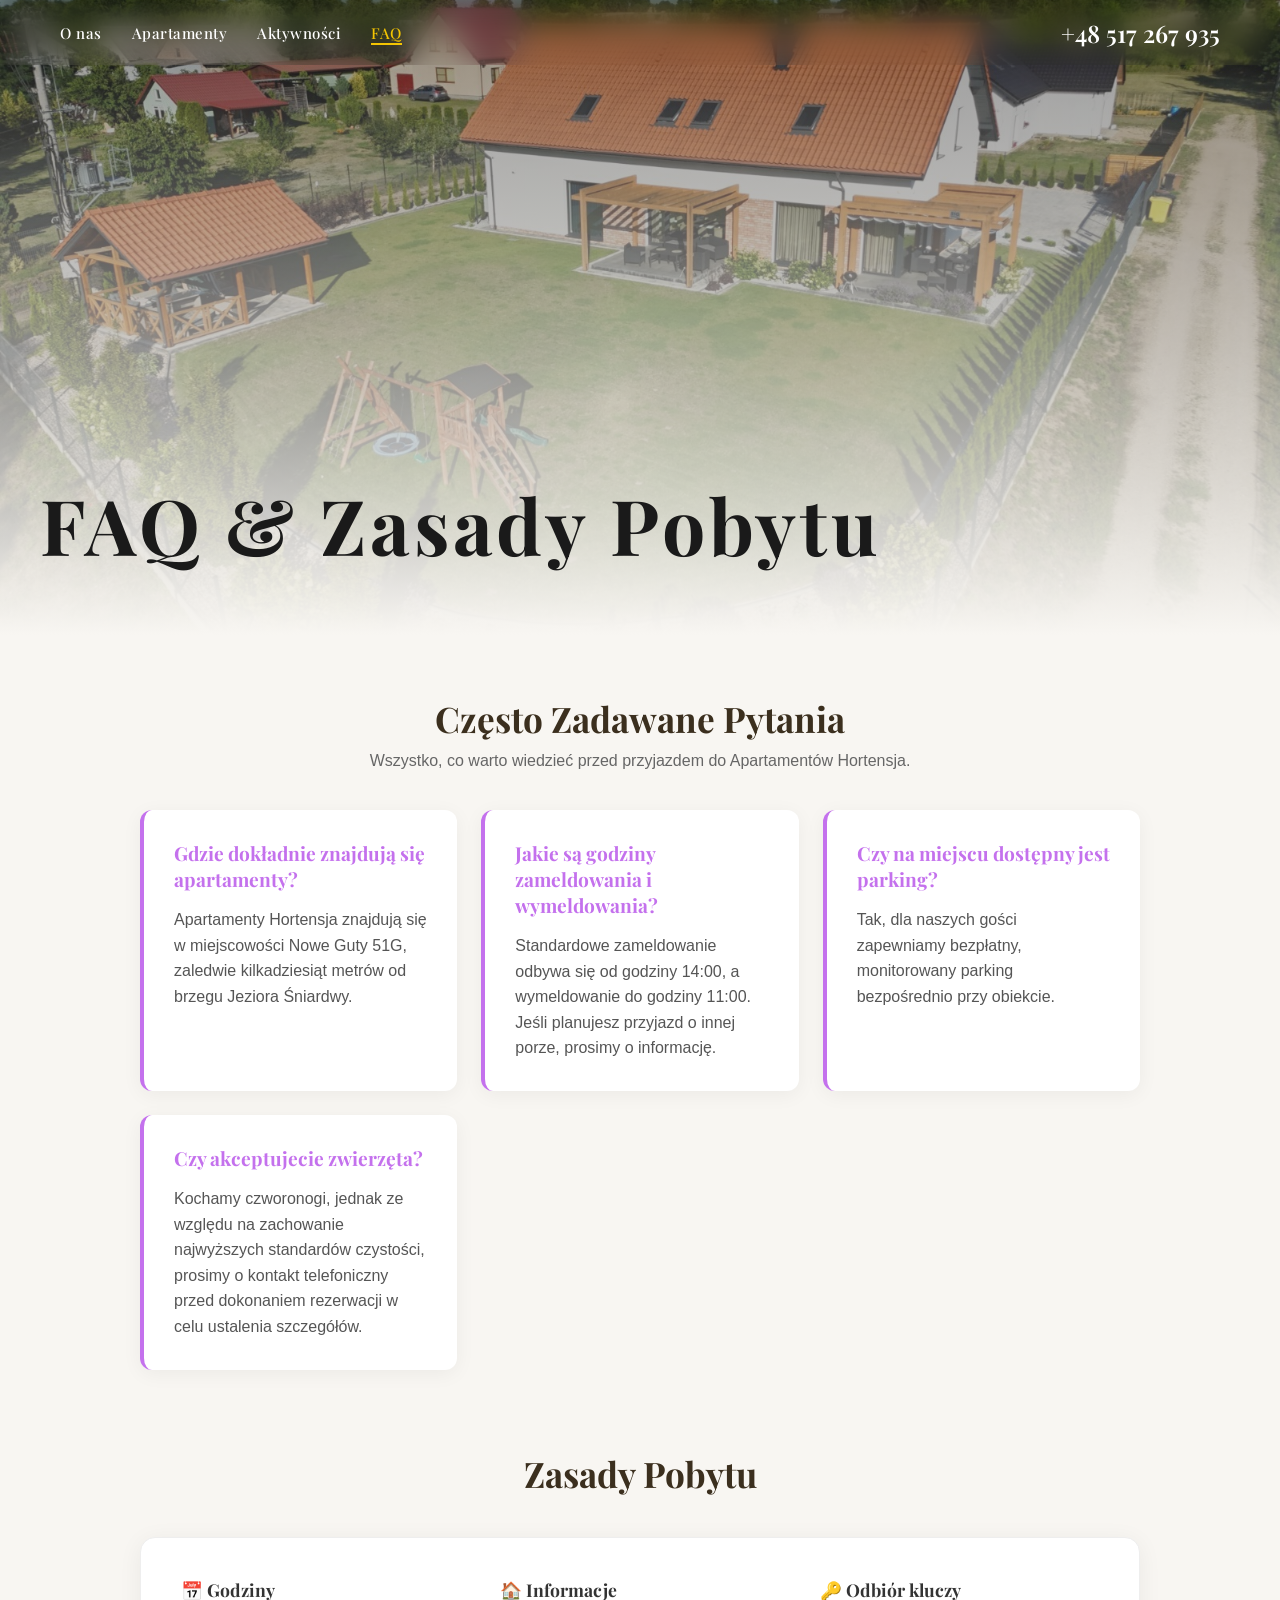
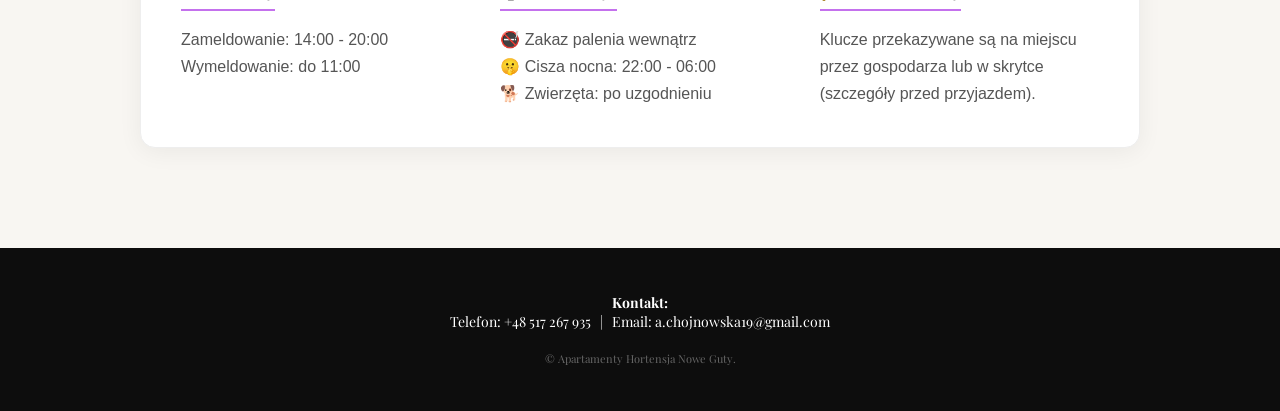
<file: faq.html>
<!DOCTYPE html>
<html lang="pl">

<head>
    <meta charset="utf-8" />
    <meta http-equiv="Content-Type" content="text/html; charset=utf-8" />
    <meta name="viewport" content="width=device-width, initial-scale=1.0" />
    <title>FAQ i Zasady Pobytu – Apartamenty Hortensja Nowe Guty</title>
    <meta name="description"
        content="Poznaj zasady pobytu w Apartamentach Hortensja oraz znajdź odpowiedzi na najczęściej zadawane pytania. Zaplanuj swój komfortowy wypoczynek." />
    <meta property="og:url" content="https://apart-hortensja.pl/faq.html" />
    <meta property="og:title" content="FAQ i Zasady Pobytu – Apartamenty Hortensja" />
    <meta property="og:description"
        content="Wszystko co musisz wiedzieć o pobycie u nas: godziny, udogodnienia, parking i wiele więcej." />
    <meta property="og:type" content="website" />
    <link rel="canonical" href="https://apart-hortensja.pl/faq.html">
    <link rel="shortcut icon" href="images/hortensja_logo.png" type="image/x-icon" />
    <link rel="stylesheet" href="./css/tilda-grid-3.0.min.css" type="text/css" media="all" />
    <meta name="twitter:card" content="summary_large_image" />
    <meta name="twitter:title" content="FAQ i Zasady Pobytu – Hortensja" />
    <meta name="twitter:description" content="Wszystko co musisz wiedzieć przed przyjazdem na Mazury." />
    <meta name="twitter:image" content="https://apart-hortensja.pl/images/Main_image.png" />
    <link rel="stylesheet" href="./css/tilda-blocks-page61595659.min.css?t=1737238781" type="text/css" media="all" />
    <link rel="preconnect" href="https://fonts.gstatic.com">
    <link href="https://fonts.googleapis.com/css2?family=Playfair+Display:wght@400..900&subset=latin,cyrillic"
        rel="stylesheet">
    <link rel="stylesheet" href="./css/tilda-animation-2.0.min.css" type="text/css" media="all" />
    <script src="./js/tilda-scripts-3.0.min.js" charset="utf-8" defer></script>
    <script src="./js/tilda-menu-1.0.min.js" charset="utf-8" async></script>
    <style>
        body {
            margin: 0;
            font-family: 'Playfair Display', serif;
            background: #f8f6f2;
            color: #1a1a1a;
        }

        .page-hero {
            min-height: 55vh;
            background: linear-gradient(to bottom, rgba(0, 0, 0, 0.40) 0%, rgba(248, 246, 242, 1) 100%),
                url('images/tild3861-3937-4237-b163-376336653534__whatsapp_image_2025-.jpeg') center/cover no-repeat;
            display: flex;
            align-items: flex-end;
            padding: 80px 40px 60px;
        }

        .page-hero h1 {
            font-size: clamp(2.4rem, 6vw, 5rem);
            font-weight: 700;
            letter-spacing: 0.05em;
            margin: 0;
            color: #1a1a1a;
        }

        .page-content {
            max-width: 1000px;
            margin: 0 auto;
            padding: 60px 30px 100px;
        }

        .section-header {
            margin-bottom: 40px;
            text-align: center;
        }

        .section-header h2 {
            font-size: 2.2rem;
            color: #3b2f1e;
            margin-bottom: 10px;
        }

        .faq-grid {
            display: grid;
            grid-template-columns: repeat(auto-fit, minmax(300px, 1fr));
            gap: 24px;
            margin-bottom: 80px;
        }

        .faq-card {
            background: #fff;
            border-radius: 12px;
            padding: 30px;
            border-left: 4px solid #c471ed;
            box-shadow: 0 4px 20px rgba(0, 0, 0, 0.05);
            transition: transform 0.3s;
        }

        .faq-card:hover {
            transform: translateY(-5px);
        }

        .faq-card h3 {
            font-size: 1.2rem;
            margin: 0 0 15px;
            color: #c471ed;
        }

        .rules-wrapper {
            background: #fff;
            padding: 40px;
            border-radius: 15px;
            box-shadow: 0 4px 25px rgba(0, 0, 0, 0.06);
            border: 1px solid #eee;
        }

        .rules-grid {
            display: grid;
            grid-template-columns: repeat(auto-fit, minmax(200px, 1fr));
            gap: 40px;
        }

        .rule-item h4 {
            font-size: 1.1rem;
            margin-bottom: 15px;
            color: #333;
            border-bottom: 2px solid #c471ed;
            padding-bottom: 8px;
            display: inline-block;
        }

        .rule-content {
            font-family: sans-serif;
            color: #555;
            line-height: 1.7;
        }
    </style>
</head>

<body class="t-body" style="margin:0;">
    <div id="allrecords" class="t-records" data-hook="blocks-collection-content-node">

        <!-- ===== NAV ===== -->
        <div id="rec853002449" class="r t-rec" style=" " data-animationappear="off" data-record-type="257">
            <div id="nav853002449marker"></div>
            <div id="nav853002449" class="t228 t228__positionfixed "
                style="background-color: rgba(0,0,0,0.0); height:65px; " data-bgcolor-hex="#000000"
                data-bgcolor-rgba="rgba(0,0,0,0.0)" data-navmarker="nav853002449marker" data-appearoffset=""
                data-bgopacity-two="50" data-menushadow="" data-menushadow-css="" data-bgopacity="0.0"
                data-bgcolor-rgba-afterscroll="rgba(0,0,0,0.50)" data-menu-items-align="left" data-menu="yes">
                <div class="t228__maincontainer t228__c12collumns" style="height:65px;">
                    <div class="t228__padding40px"></div>
                    <div class="t228__leftside"> </div>
                    <div class="t228__centerside t228__menualign_left">
                        <nav class="t228__centercontainer">
                            <ul role="list" class="t228__list t-menu__list">
                                <li class="t228__list_item" style="padding:0 15px 0 0;"> <a class="t-menu__link-item"
                                        href="/" data-menu-submenu-hook="" data-menu-item-number="1">O nas</a> </li>
                                <li id="nav-dropdown-btn-wrap" class="t228__list_item"
                                    style="padding:0 5px; display:none;">
                                    <button id="nav-dropdown-btn"
                                        aria-label="Menu"><span></span><span></span><span></span></button>
                                </li>
                                <li class="t228_extra_item t228__list_item" style="padding:0 15px;"> <a
                                        class="t-menu__link-item" href="/apartamenty.html" data-menu-submenu-hook=""
                                        data-menu-item-number="2">Apartamenty</a> </li>
                                <li class="t228_extra_item t228__list_item" style="padding:0 15px;"> <a
                                        class="t-menu__link-item" href="/aktywnosci.html" data-menu-submenu-hook=""
                                        data-menu-item-number="3">Aktywności</a> </li>
                                <li class="t228_extra_item t228__list_item" style="padding:0 0 0 15px;"> <a
                                        class="t-menu__link-item" href="/faq.html" data-menu-submenu-hook=""
                                        data-menu-item-number="4"
                                        style="color: #f4c502 !important; border-bottom: 2px solid #f4c502;">FAQ</a>
                                </li>
                            </ul>
                        </nav>
                    </div>
                    <div class="t228__rightside">
                        <div class="t228__rightcontainer">
                            <div class="t228__right_descr" id="nav-phone">+48 517 267 935</div>
                        </div>
                    </div>
                    <div class="t228__padding40px"></div>
                </div>
                <div id="nav-dropdown-menu" style="display:none;">
                    <a href="/">O nas</a>
                    <a href="/faq.html" style="color: #f4c502 !important;">FAQ</a>
                    <a href="/aktywnosci.html">Aktywności</a>
                    <a href="/apartamenty.html">Apartamenty</a>
                </div>
            </div>
            <style>
                #nav853002449 {
                    backdrop-filter: blur(15px);
                    -webkit-backdrop-filter: blur(15px);
                    transition: background-color 0.3s ease;
                }

                #nav853002449.t228__bgblue,
                #nav853002449.t228__bgopaque {
                    background-color: rgba(0, 0, 0, 0.4) !important;
                }

                #nav-dropdown-menu {
                    position: fixed;
                    top: 65px;
                    left: 0;
                    right: 0;
                    background: rgba(0, 0, 0, 0.7);
                    backdrop-filter: blur(10px);
                    -webkit-backdrop-filter: blur(10px);
                    z-index: 9998;
                    padding: 10px 0;
                    border-top: 1px solid rgba(255, 255, 255, 0.1);
                }

                #nav-dropdown-menu a {
                    display: block;
                    text-align: left;
                    padding: 18px 40px;
                    color: #ffffff !important;
                    text-decoration: none;
                    font-family: 'Playfair Display', serif;
                    font-size: 18px;
                    letter-spacing: 1px;
                    border-bottom: 1px solid rgba(255, 255, 255, 0.05);
                    transition: background 0.2s, color 0.2s;
                }

                #nav-dropdown-menu a:last-child {
                    border-bottom: none;
                }

                #nav-dropdown-menu a:hover {
                    background: rgba(255, 255, 255, 0.1);
                    color: #f4c502 !important;
                }

                #nav-dropdown-btn {
                    background: none;
                    border: none;
                    cursor: pointer;
                    padding: 4px 8px;
                    display: flex;
                    flex-direction: column;
                    gap: 5px;
                    align-items: center;
                    justify-content: center;
                }

                #nav-dropdown-btn span {
                    display: block;
                    width: 22px;
                    height: 2px;
                    background: #fff;
                    border-radius: 2px;
                    transition: transform 0.25s, opacity 0.25s;
                }

                #nav-dropdown-btn.open span:nth-child(1) {
                    transform: translateY(7px) rotate(45deg);
                }

                #nav-dropdown-btn.open span:nth-child(2) {
                    opacity: 0;
                }

                #nav-dropdown-btn.open span:nth-child(3) {
                    transform: translateY(-7px) rotate(-45deg);
                }

                @media screen and (max-width:980px) {
                    #rec853002449 .t228 {
                        position: fixed;
                        background-color: rgba(0, 0, 0, 0.6) !important;
                        backdrop-filter: blur(10px);
                    }

                    #rec853002449 .t228__maincontainer {
                        display: flex !important;
                        flex-direction: row !important;
                        align-items: center !important;
                        flex-wrap: nowrap !important;
                        height: 65px !important;
                        overflow: visible !important;
                    }

                    #rec853002449 .t228__centerside,
                    #rec853002449 .t228__rightside {
                        display: flex !important;
                        align-items: center !important;
                    }

                    #rec853002449 .t228__list {
                        display: flex !important;
                        flex-direction: row !important;
                        flex-wrap: nowrap !important;
                        align-items: center;
                    }

                    #rec853002449 .t228_extra_item {
                        display: none !important;
                    }

                    #nav-dropdown-btn-wrap {
                        display: list-item !important;
                    }
                }

                @media screen and (min-width:981px) {
                    #nav-dropdown-menu {
                        display: none !important;
                    }

                    #nav-dropdown-btn-wrap {
                        display: none !important;
                    }
                }

                #rec853002449 a.t-menu__link-item {
                    color: #ffffff !important;
                    font-family: 'Playfair Display', Arial, serif !important;
                    font-weight: 500 !important;
                    font-size: 15px !important;
                    letter-spacing: 0.5px !important;
                }

                #rec853002449 .t228__right_descr {
                    color: #ffffff !important;
                    font-weight: 600;
                    font-size: 24px;
                }
            </style>
            <script>
                (function () {
                    var btn = document.getElementById('nav-dropdown-btn');
                    var menu = document.getElementById('nav-dropdown-menu');
                    if (!btn || !menu) return;
                    btn.addEventListener('click', function () { var isOpen = menu.style.display !== 'none'; menu.style.display = isOpen ? 'none' : 'block'; btn.classList.toggle('open', !isOpen); });
                    menu.querySelectorAll('a').forEach(function (a) { a.addEventListener('click', function () { menu.style.display = 'none'; btn.classList.remove('open'); }); });
                })();
            </script>
            <script>window.addEventListener('resize', t_throttle(function () { t_onFuncLoad('t_menu__setBGcolor', function () { t_menu__setBGcolor('853002449', '.t228'); }); })); t_onReady(function () { t_onFuncLoad('t_menu__highlightActiveLinks', function () { t_menu__highlightActiveLinks('.t228__list_item a'); }); t_onFuncLoad('t_menu__changeBgOpacity', function () { t_menu__changeBgOpacity('853002449', '.t228'); window.addEventListener('scroll', t_throttle(function () { t_menu__changeBgOpacity('853002449', '.t228'); })); }); });</script>
        </div>

        <div class="page-hero">
            <h1
                style="font-size: clamp(2.4rem, 6vw, 5rem); font-weight: 700; letter-spacing: .05em; margin: 0; color: #1a1a1a;">
                FAQ & Zasady Pobytu</h1>
        </div>

        <div class="page-content">
            <div class="section-header">
                <h2>Często Zadawane Pytania</h2>
                <p style="font-family: sans-serif; color: #666;">Wszystko, co warto wiedzieć przed przyjazdem do
                    Apartamentów Hortensja.</p>
            </div>

            <div class="faq-grid">
                <div class="faq-card">
                    <h3>Gdzie dokładnie znajdują się apartamenty?</h3>
                    <p style="font-family: sans-serif; color: #555; line-height: 1.6;">Apartamenty Hortensja znajdują
                        się w miejscowości Nowe Guty 51G, zaledwie kilkadziesiąt metrów od brzegu Jeziora Śniardwy.</p>
                </div>
                <div class="faq-card">
                    <h3>Jakie są godziny zameldowania i wymeldowania?</h3>
                    <p style="font-family: sans-serif; color: #555; line-height: 1.6;">Standardowe zameldowanie odbywa
                        się od godziny 14:00, a wymeldowanie do godziny 11:00. Jeśli planujesz przyjazd o innej porze,
                        prosimy o informację.</p>
                </div>
                <div class="faq-card">
                    <h3>Czy na miejscu dostępny jest parking?</h3>
                    <p style="font-family: sans-serif; color: #555; line-height: 1.6;">Tak, dla naszych gości zapewniamy
                        bezpłatny, monitorowany parking bezpośrednio przy obiekcie.</p>
                </div>
                <div class="faq-card">
                    <h3>Czy akceptujecie zwierzęta?</h3>
                    <p style="font-family: sans-serif; color: #555; line-height: 1.6;">Kochamy czworonogi, jednak ze
                        względu na zachowanie najwyższych standardów czystości, prosimy o kontakt telefoniczny przed
                        dokonaniem rezerwacji w celu ustalenia szczegółów.</p>
                </div>
            </div>

            <div class="section-header">
                <h2>Zasady Pobytu</h2>
            </div>

            <div class="rules-wrapper">
                <div class="rules-grid">
                    <div class="rule-item">
                        <h4>📅 Godziny</h4>
                        <div class="rule-content">
                            Zameldowanie: 14:00 - 20:00<br>
                            Wymeldowanie: do 11:00
                        </div>
                    </div>
                    <div class="rule-item">
                        <h4>🏠 Informacje</h4>
                        <div class="rule-content">
                            🚭 Zakaz palenia wewnątrz<br>
                            🤫 Cisza nocna: 22:00 - 06:00<br>
                            🐕 Zwierzęta: po uzgodnieniu
                        </div>
                    </div>
                    <div class="rule-item">
                        <h4>🔑 Odbiór kluczy</h4>
                        <div class="rule-content">
                            Klucze przekazywane są na miejscu przez gospodarza lub w skrytce (szczegóły przed
                            przyjazdem).
                        </div>
                    </div>
                </div>
            </div>
        </div>

        <!-- FOOTER -->
        <div id="footer" class="r t-rec t-rec_pt_45 t-rec_pb_45"
            style="background-color:#0d0d0d; color: #fff; text-align: center; padding: 45px 30px;">
            <div style="margin-bottom: 20px; font-size: 14px;">
                <strong>Kontakt:</strong><br>
                Telefon: +48 517 267 935 &nbsp; | &nbsp; Email: a.chojnowska19@gmail.com
            </div>
            <div style="font-size: 11px; color: #666;">© Apartamenty Hortensja Nowe Guty.</div>
        </div>
    </div>

    <!-- Sticky Booking Button for Mobile -->
    <a href="/index.html#booking" id="sticky-booking-btn"
        style="position:fixed; bottom:0; left:0; right:0; background:#c471ed; color:#fff; text-align:center; padding:18px; font-weight:700; text-decoration:none; z-index:9990; font-family:'Playfair Display', serif; letter-spacing:1px; box-shadow:0 -4px 15px rgba(0,0,0,0.1); display:none;">
        ZAREZERWUJ POBYT
    </a>

    <div id="scroll-to-top"
        style="position:fixed; bottom:30px; right:30px; width:50px; height:50px; background:#c471ed; color:#fff; border-radius:50%; display:none; align-items:center; justify-content:center; cursor:pointer; z-index:9999; box-shadow:0 4px 15px rgba(0,0,0,0.2); transition: all 0.3s ease;">
        <svg width="24" height="24" viewBox="0 0 24 24" fill="none" stroke="currentColor" stroke-width="2"
            stroke-linecap="round" stroke-linejoin="round">
            <polyline points="18 15 12 9 6 15"></polyline>
        </svg>
    </div>

    <script>
        window.addEventListener('scroll', function () {
            var btn = document.getElementById('scroll-to-top');
            var stickyBtn = document.getElementById('sticky-booking-btn');
            var isMobile = window.innerWidth <= 960;

            if (window.pageYOffset > 300) {
                if (btn) btn.style.display = 'flex';
                if (isMobile && stickyBtn) stickyBtn.style.display = 'block';
            } else {
                if (btn) btn.style.display = 'none';
                if (isMobile && stickyBtn) stickyBtn.style.display = 'none';
            }
        });
        if (document.getElementById('scroll-to-top')) {
            document.getElementById('scroll-to-top').addEventListener('click', function () {
                window.scrollTo({ top: 0, behavior: 'smooth' });
            });
        }
    </script>
</body>

</html>
</file>
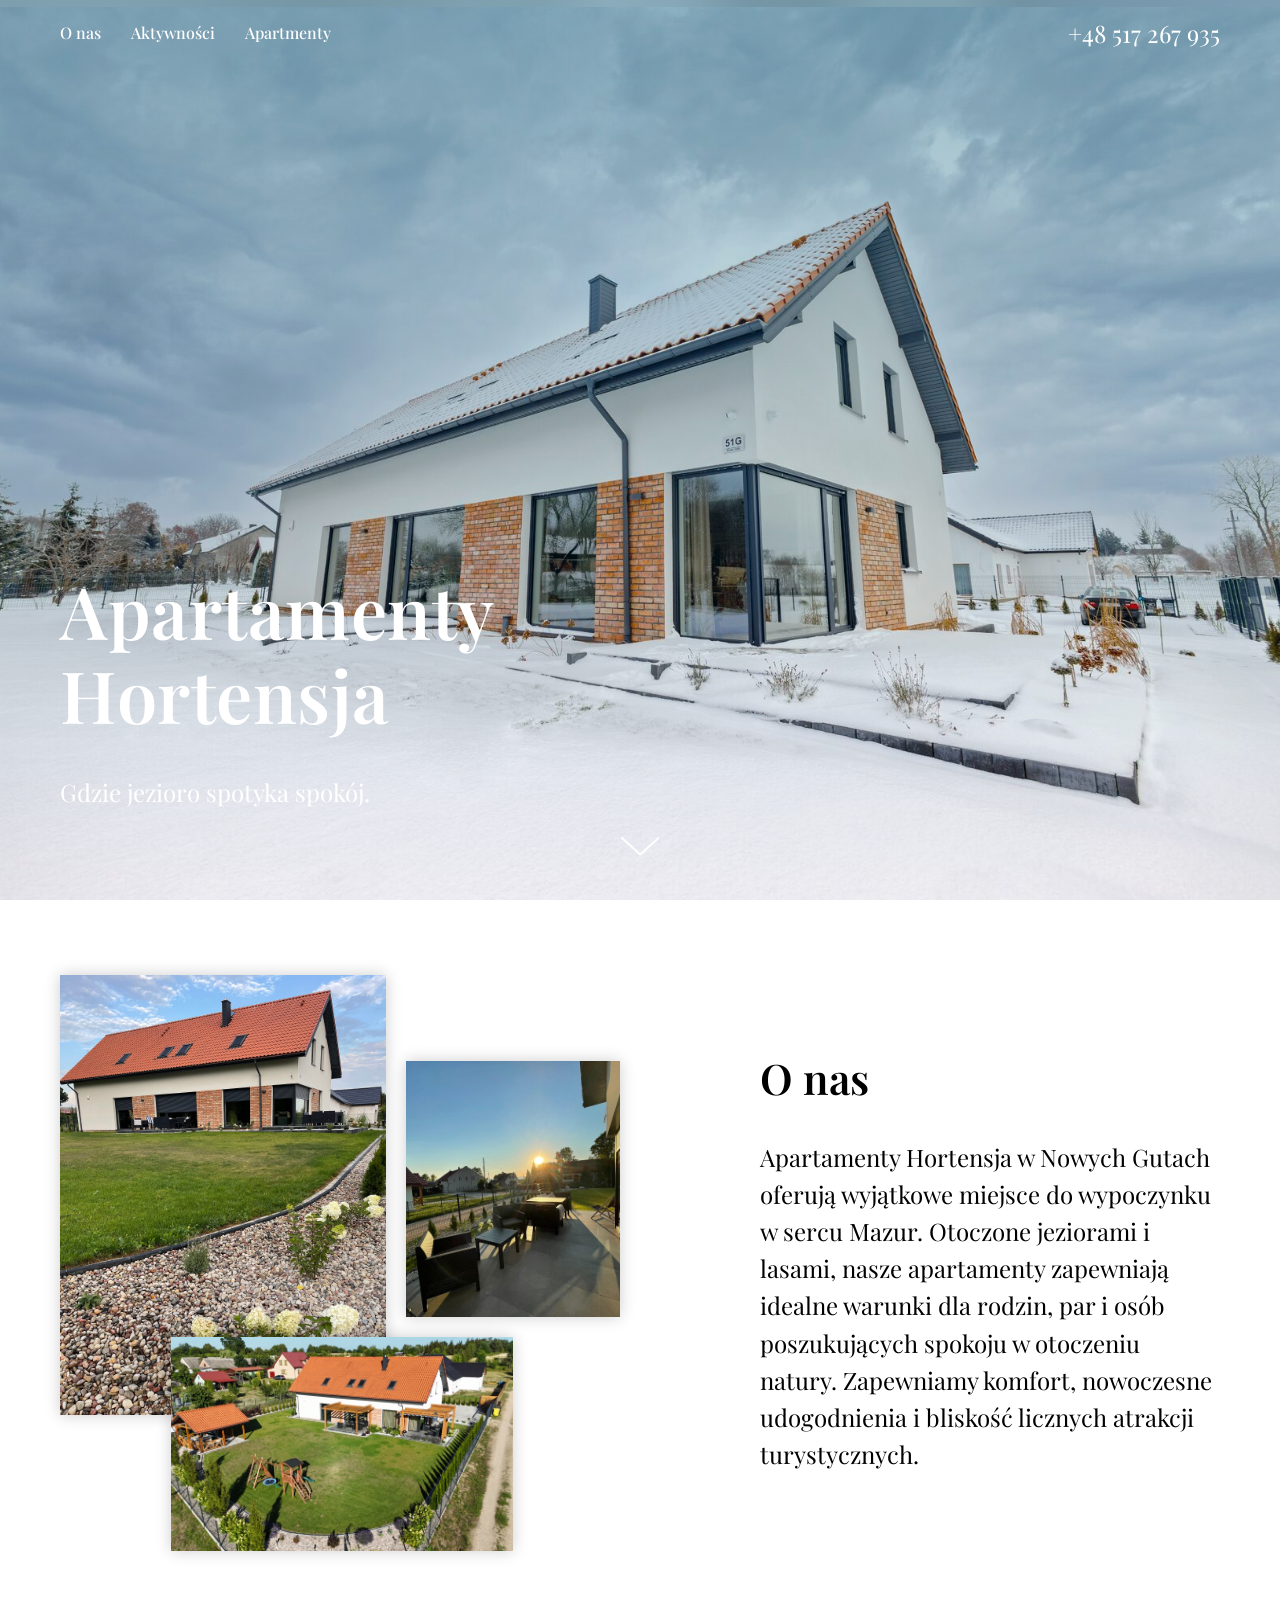
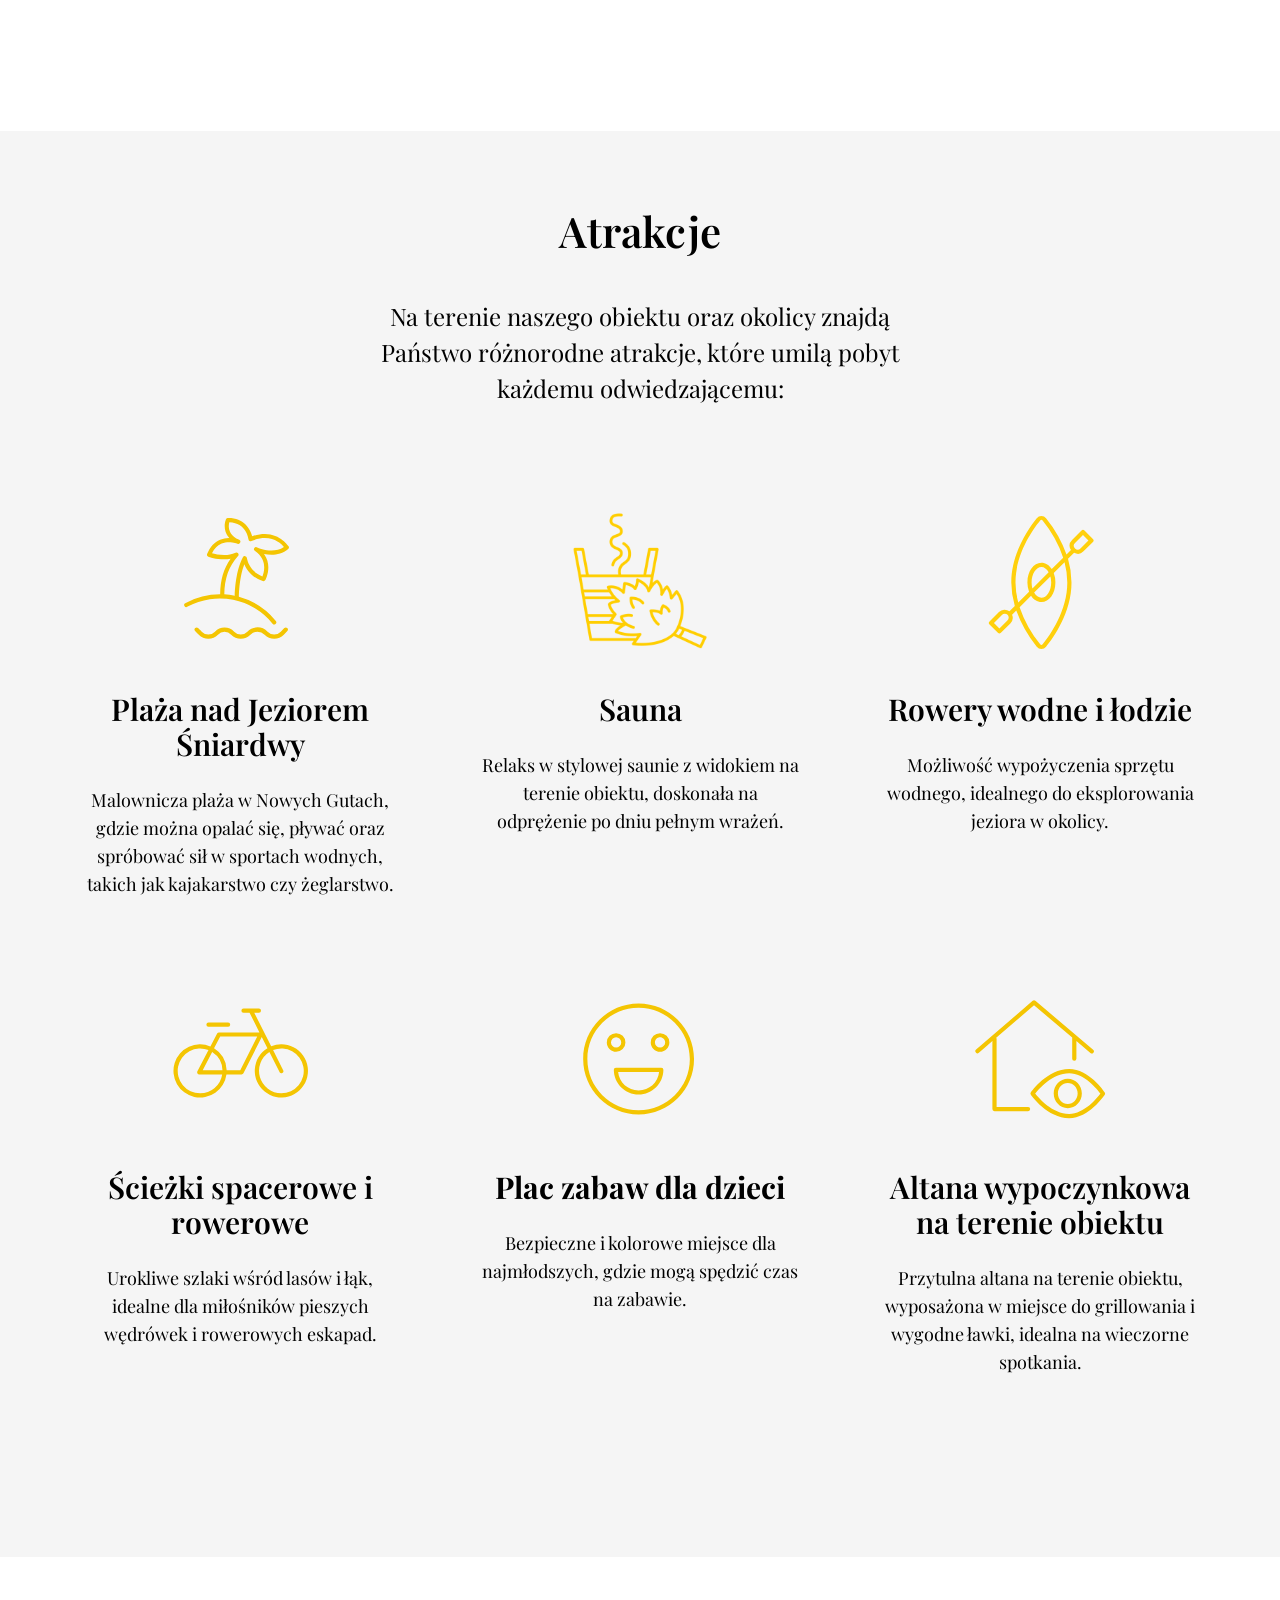
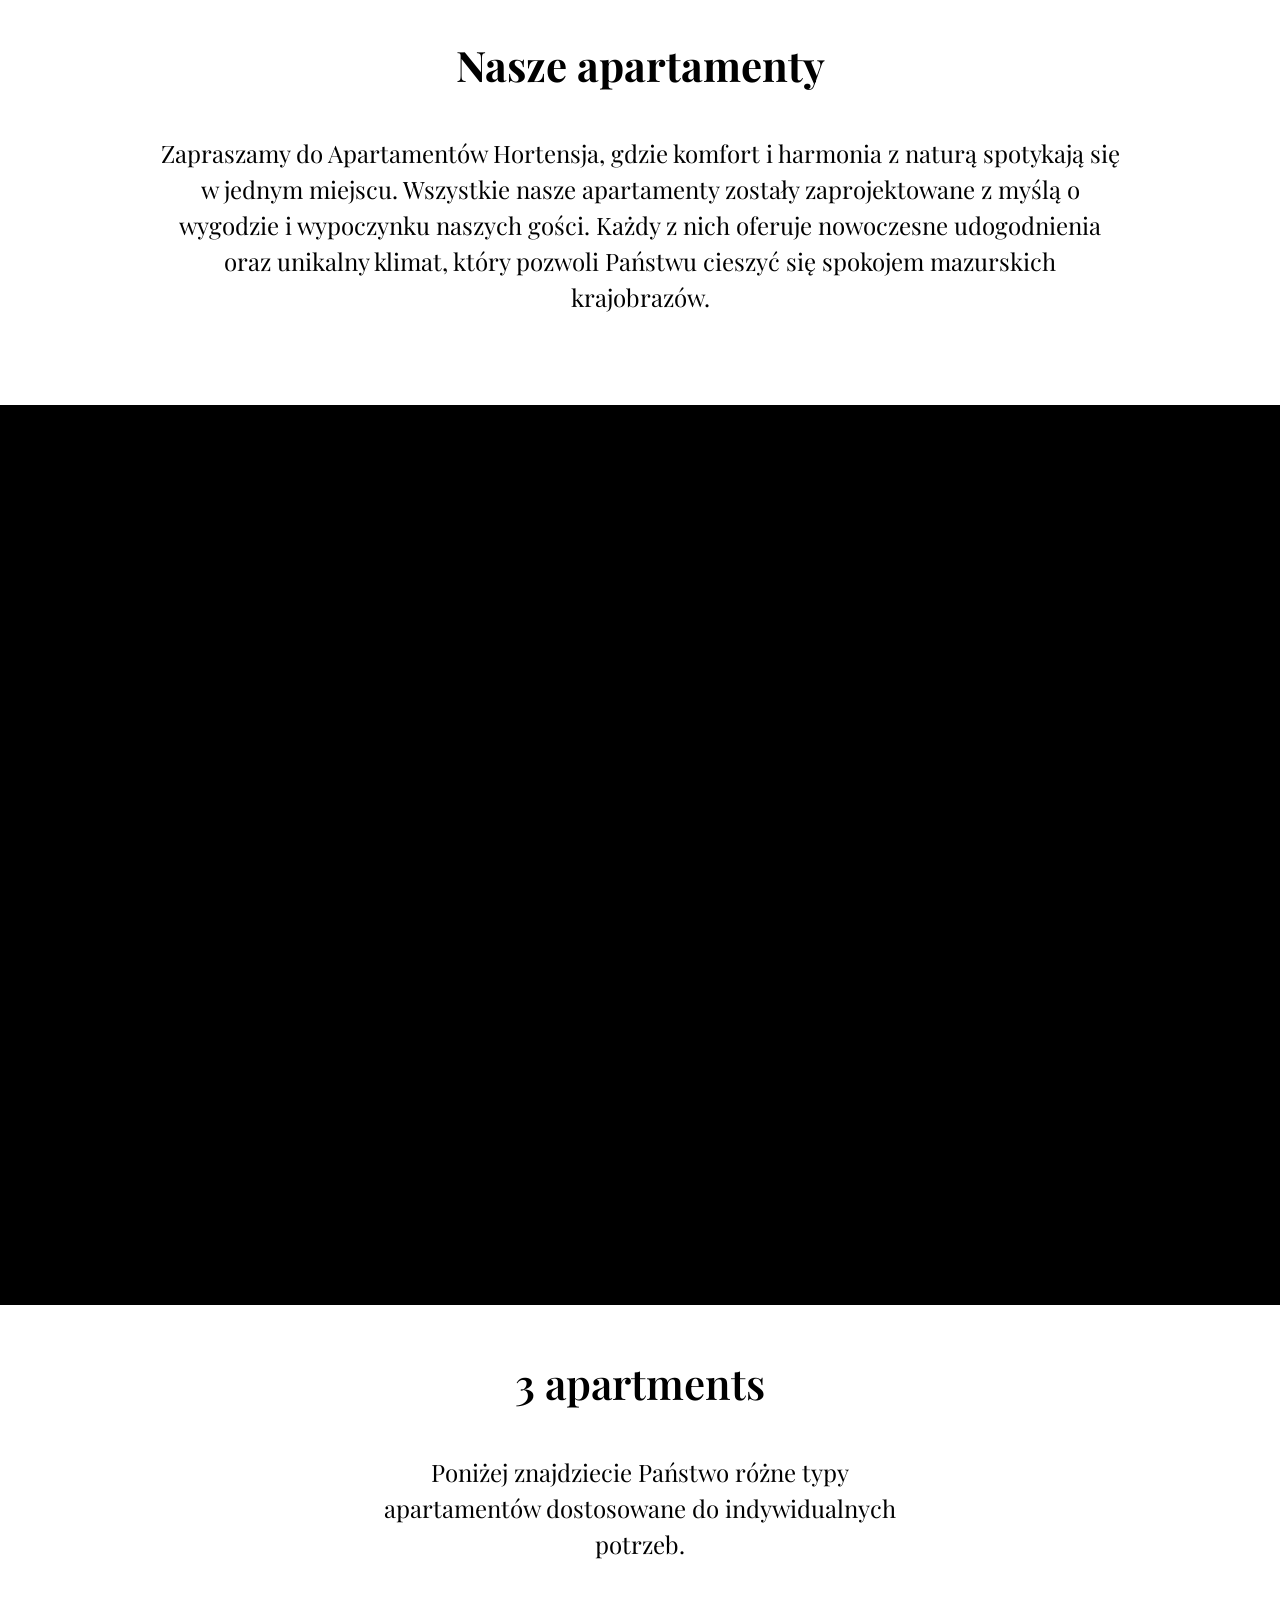
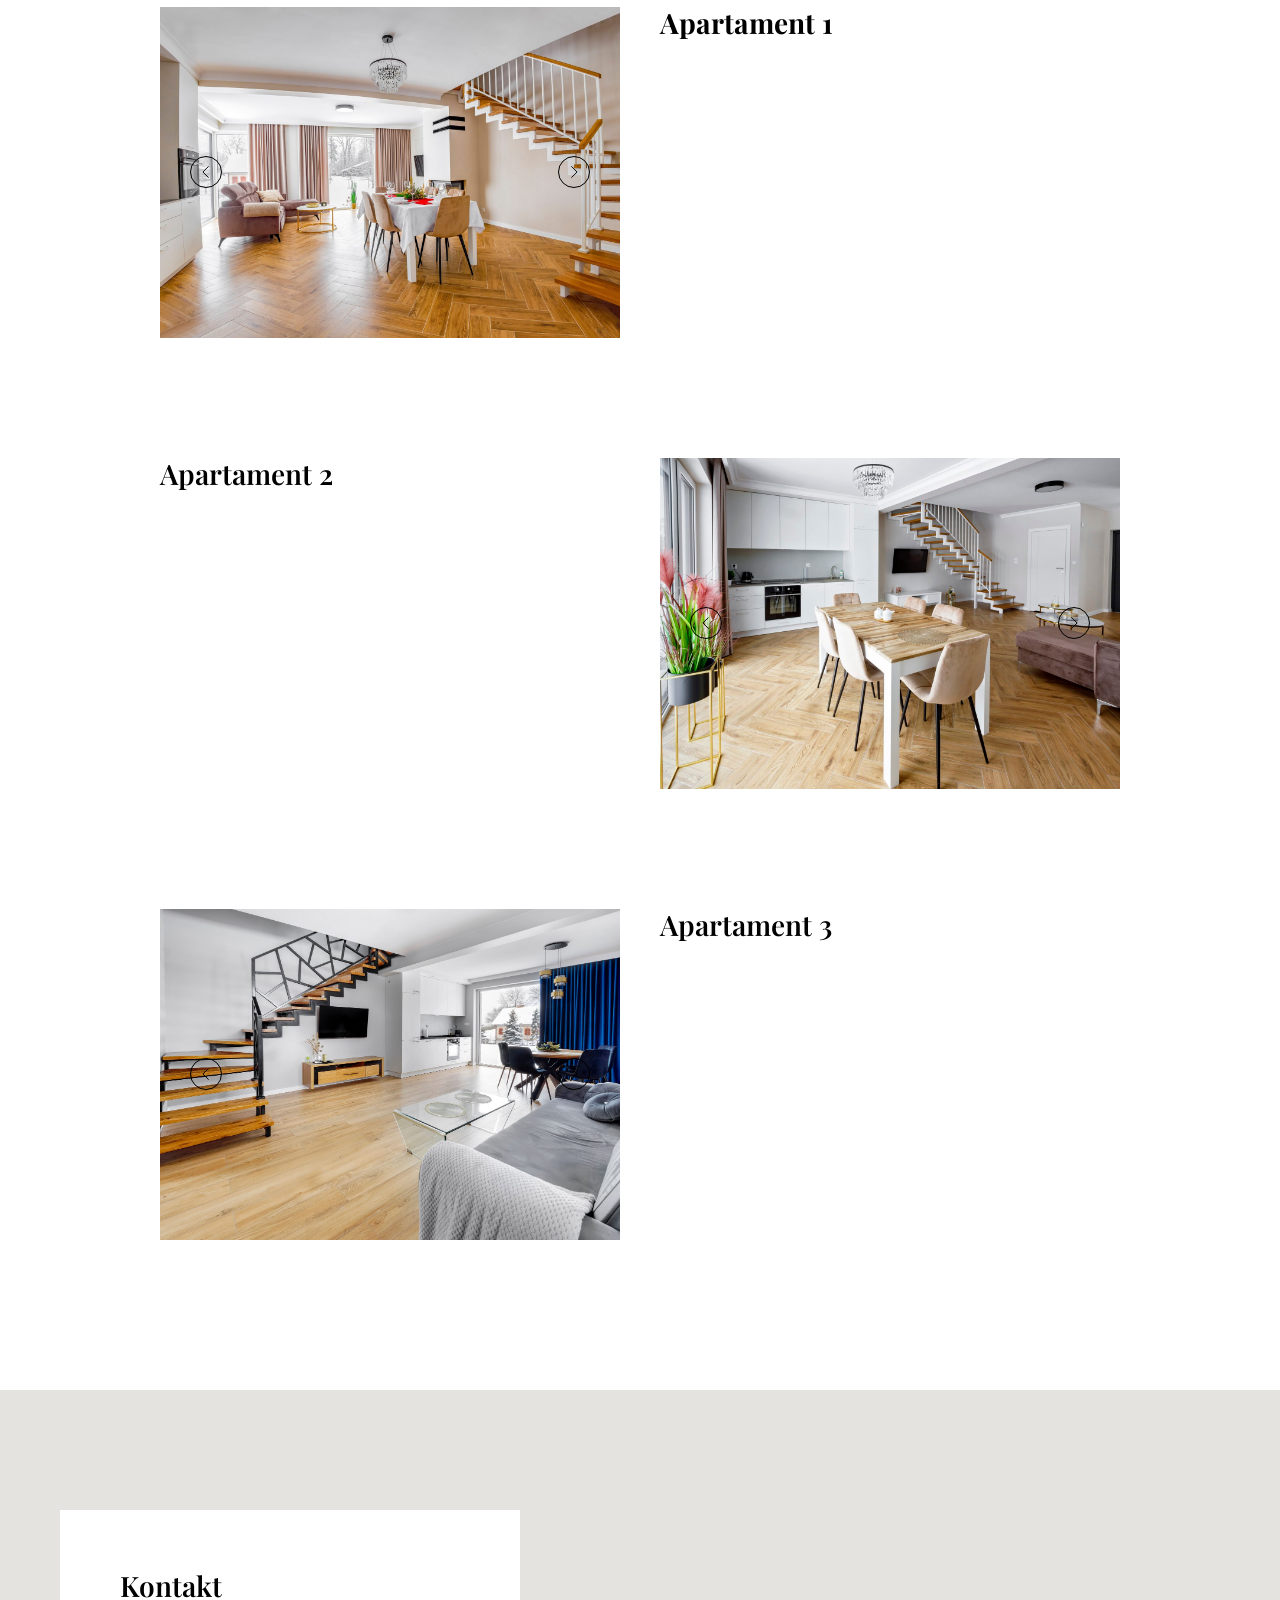
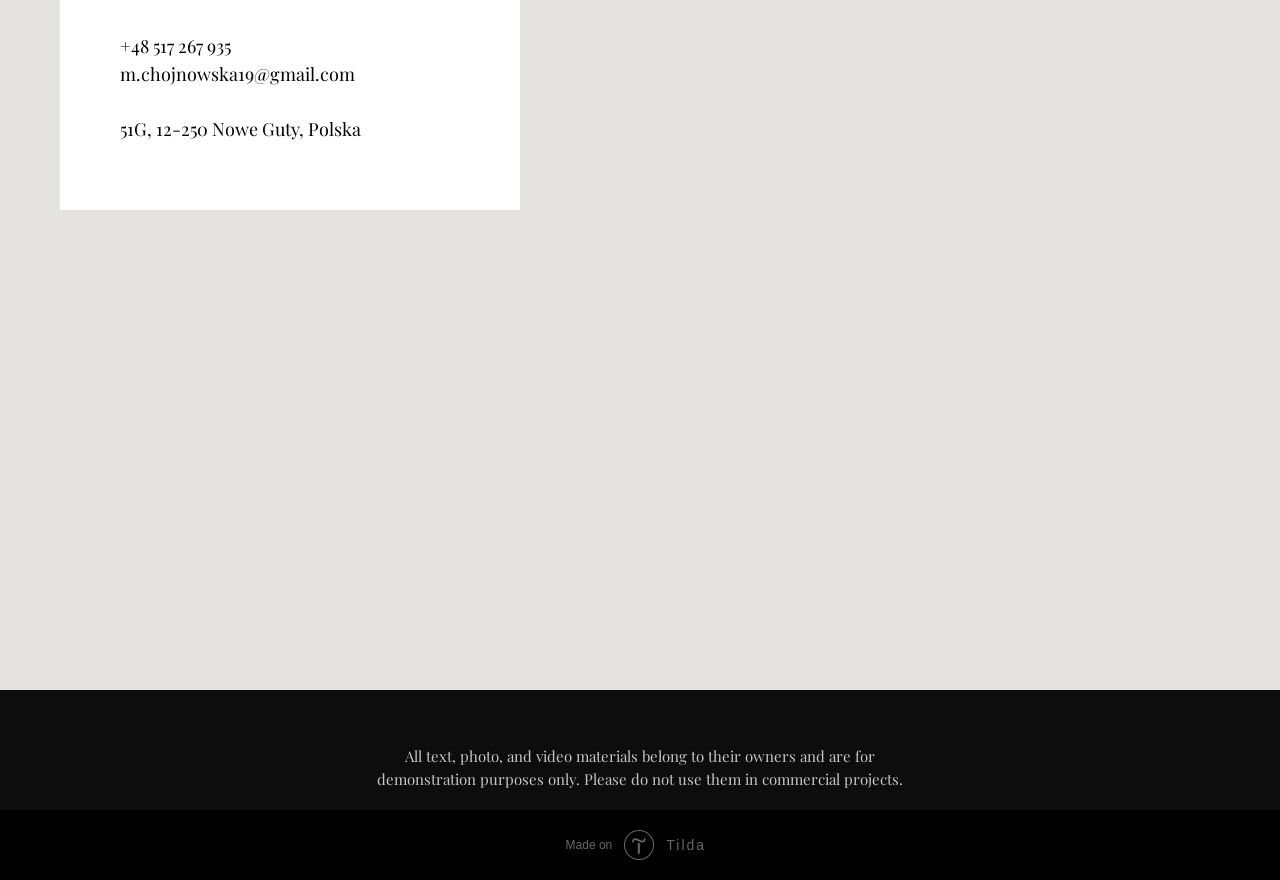
<file: page61595659.html>
<!DOCTYPE html> <html> <head> <meta charset="utf-8" /> <meta http-equiv="Content-Type" content="text/html; charset=utf-8" /> <meta name="viewport" content="width=device-width, initial-scale=1.0" /> <!--metatextblock--> <title>Apartamenty Hortensja</title> <meta name="description" content="Gdzie jezioro spotyka spokój" /> <meta property="og:url" content="http://project11881387.tilda.ws" /> <meta property="og:title" content="Apartamenty Hortensja" /> <meta property="og:description" content="Gdzie jezioro spotyka spokój" /> <meta property="og:type" content="website" /> <meta property="og:image" content="images/tild3337-3036-4138-a333-363834623566__-__resize__504x__nowe_guty43.jpg" /> <link rel="canonical" href="http://project11881387.tilda.ws"> <!--/metatextblock--> <meta name="format-detection" content="telephone=no" /> <meta http-equiv="x-dns-prefetch-control" content="on"> <link rel="dns-prefetch" href="https://ws.tildacdn.com">  <link rel="shortcut icon" href="images/tildafavicon.ico" type="image/x-icon" /> <!-- Assets --> <script src="https://neo.tildacdn.com/js/tilda-fallback-1.0.min.js" async charset="utf-8"></script> <link rel="stylesheet" href="./css/tilda-grid-3.0.min.css" type="text/css" media="all" onerror="this.loaderr='y';"/> <link rel="stylesheet" href="./css/tilda-blocks-page61595659.min.css?t=1737238781" type="text/css" media="all" onerror="this.loaderr='y';" /> <link rel="preconnect" href="https://fonts.gstatic.com"> <link href="https://fonts.googleapis.com/css2?family=Playfair+Display:wght@400..900&subset=latin,cyrillic" rel="stylesheet"> <link rel="stylesheet" href="./css/tilda-animation-2.0.min.css" type="text/css" media="all" onerror="this.loaderr='y';" /> <link rel="stylesheet" href="./css/tilda-cover-1.0.min.css" type="text/css" media="all" onerror="this.loaderr='y';" /> <link rel="stylesheet" href="./css/tilda-cards-1.0.min.css" type="text/css" media="all" onerror="this.loaderr='y';" /> <link rel="stylesheet" href="./css/tilda-slds-1.4.min.css" type="text/css" media="print" onload="this.media='all';" onerror="this.loaderr='y';" /> <noscript><link rel="stylesheet" href="./css/tilda-slds-1.4.min.css" type="text/css" media="all" /></noscript> <link rel="stylesheet" href="./css/tilda-zoom-2.0.min.css" type="text/css" media="print" onload="this.media='all';" onerror="this.loaderr='y';" /> <noscript><link rel="stylesheet" href="./css/tilda-zoom-2.0.min.css" type="text/css" media="all" /></noscript> <link rel="stylesheet" href="https://fonts.googleapis.com/css2?family=Playfair+Display:wght@400;600;700" type="text/css" /> <script nomodule src="js/tilda-polyfill-1.0.min.js" charset="utf-8"></script> <script type="text/javascript">function t_onReady(func) {if(document.readyState!='loading') {func();} else {document.addEventListener('DOMContentLoaded',func);}}
function t_onFuncLoad(funcName,okFunc,time) {if(typeof window[funcName]==='function') {okFunc();} else {setTimeout(function() {t_onFuncLoad(funcName,okFunc,time);},(time||100));}}function t_throttle(fn,threshhold,scope) {return function() {fn.apply(scope||this,arguments);};}</script> <script src="./js/tilda-scripts-3.0.min.js" charset="utf-8" defer onerror="this.loaderr='y';"></script> <script src="./js/tilda-blocks-page61595659.min.js?t=1737238781" charset="utf-8" async onerror="this.loaderr='y';"></script> <script src="./js/lazyload-1.3.min.export.js" charset="utf-8" async onerror="this.loaderr='y';"></script> <script src="./js/tilda-animation-2.0.min.js" charset="utf-8" async onerror="this.loaderr='y';"></script> <script src="./js/tilda-menu-1.0.min.js" charset="utf-8" async onerror="this.loaderr='y';"></script> <script src="./js/tilda-cover-1.0.min.js" charset="utf-8" async onerror="this.loaderr='y';"></script> <script src="./js/tilda-cards-1.0.min.js" charset="utf-8" async onerror="this.loaderr='y';"></script> <script src="./js/tilda-slds-1.4.min.js" charset="utf-8" async onerror="this.loaderr='y';"></script> <script src="./js/hammer.min.js" charset="utf-8" async onerror="this.loaderr='y';"></script> <script src="./js/tilda-map-1.0.min.js" charset="utf-8" async onerror="this.loaderr='y';"></script> <script src="./js/tilda-video-processor-1.0.min.js" charset="utf-8" async onerror="this.loaderr='y';"></script> <script src="./js/tilda-zoom-2.0.min.js" charset="utf-8" async onerror="this.loaderr='y';"></script> <script src="./js/tilda-skiplink-1.0.min.js" charset="utf-8" async onerror="this.loaderr='y';"></script> <script src="./js/tilda-events-1.0.min.js" charset="utf-8" async onerror="this.loaderr='y';"></script> <script type="text/javascript">window.dataLayer=window.dataLayer||[];</script> <script type="text/javascript">(function() {if((/bot|google|yandex|baidu|bing|msn|duckduckbot|teoma|slurp|crawler|spider|robot|crawling|facebook/i.test(navigator.userAgent))===false&&typeof(sessionStorage)!='undefined'&&sessionStorage.getItem('visited')!=='y'&&document.visibilityState){var style=document.createElement('style');style.type='text/css';style.innerHTML='@media screen and (min-width: 980px) {.t-records {opacity: 0;}.t-records_animated {-webkit-transition: opacity ease-in-out .2s;-moz-transition: opacity ease-in-out .2s;-o-transition: opacity ease-in-out .2s;transition: opacity ease-in-out .2s;}.t-records.t-records_visible {opacity: 1;}}';document.getElementsByTagName('head')[0].appendChild(style);function t_setvisRecs(){var alr=document.querySelectorAll('.t-records');Array.prototype.forEach.call(alr,function(el) {el.classList.add("t-records_animated");});setTimeout(function() {Array.prototype.forEach.call(alr,function(el) {el.classList.add("t-records_visible");});sessionStorage.setItem("visited","y");},400);}
document.addEventListener('DOMContentLoaded',t_setvisRecs);}})();</script></head> <body class="t-body" style="margin:0;"> <!--allrecords--> <div id="allrecords" data-tilda-export="yes" class="t-records" data-hook="blocks-collection-content-node" data-tilda-project-id="11881387" data-tilda-page-id="61595659" data-tilda-formskey="7fd48099d6438ff93cf0bd3811881387" data-tilda-cookie="no" data-tilda-lazy="yes" data-tilda-root-zone="one"> <div id="rec853002449" class="r t-rec" style=" " data-animationappear="off" data-record-type="257"> <!-- T228 --> <div id="nav853002449marker"></div> <div id="nav853002449" class="t228 t228__positionfixed " style="background-color: rgba(0,0,0,0.0); height:65px; " data-bgcolor-hex="#000000" data-bgcolor-rgba="rgba(0,0,0,0.0)" data-navmarker="nav853002449marker" data-appearoffset="" data-bgopacity-two="50" data-menushadow="" data-menushadow-css="" data-bgopacity="0.0" data-bgcolor-rgba-afterscroll="rgba(0,0,0,0.50)" data-menu-items-align="left" data-menu="yes"> <div class="t228__maincontainer t228__c12collumns" style="height:65px;"> <div class="t228__padding40px"></div> <div class="t228__leftside"> </div> <div class="t228__centerside t228__menualign_left"> <nav class="t228__centercontainer"> <ul role="list" class="t228__list t-menu__list"> <li class="t228__list_item"
style="padding:0 15px 0 0;"> <a class="t-menu__link-item"
href="#onas" data-menu-submenu-hook="" data-menu-item-number="1">
O nas
</a> </li> <li class="t228__list_item"
style="padding:0 15px;"> <a class="t-menu__link-item"
href="#aktywności" data-menu-submenu-hook="" data-menu-item-number="2">
Aktywności
</a> </li> <li class="t228__list_item"
style="padding:0 0 0 15px;"> <a class="t-menu__link-item"
href="#apartmenty" data-menu-submenu-hook="" data-menu-item-number="3">
Apartmenty
</a> </li> </ul> </nav> </div> <div class="t228__rightside"> <div class="t228__rightcontainer"> <div class="t228__right_descr">+48 517 267 935</div> </div> </div> <div class="t228__padding40px"></div> </div> </div> <style>@media screen and (max-width:980px){#rec853002449 .t228{position:static;}}</style> <script>window.addEventListener('resize',t_throttle(function() {t_onFuncLoad('t_menu__setBGcolor',function() {t_menu__setBGcolor('853002449','.t228');});}));t_onReady(function() {t_onFuncLoad('t_menu__highlightActiveLinks',function() {t_menu__highlightActiveLinks('.t228__list_item a');});t_onFuncLoad('t_menu__findAnchorLinks',function() {t_menu__findAnchorLinks('853002449','.t228__list_item a');});t_onFuncLoad('t228__init',function() {t228__init('853002449');});t_onFuncLoad('t_menu__setBGcolor',function() {t_menu__setBGcolor('853002449','.t228');});t_onFuncLoad('t_menu__interactFromKeyboard',function() {t_menu__interactFromKeyboard('853002449');});t_onFuncLoad('t_menu__changeBgOpacity',function() {t_menu__changeBgOpacity('853002449','.t228');window.addEventListener('scroll',t_throttle(function() {t_menu__changeBgOpacity('853002449','.t228');}));});});</script> <!--[if IE 8]> <style>#rec853002449 .t228{filter:progid:DXImageTransform.Microsoft.gradient(startColorStr='#D9000000',endColorstr='#D9000000');}</style> <![endif]--> <style>@media (hover:hover),(min-width:0\0) {#rec853002449 .t-btn:not(.t-animate_no-hover):hover {box-shadow:0px 0px 5px rgba(0,0,0,0) !important;background-color:#ff9100 !important;}#rec853002449 .t-btn:not(.t-animate_no-hover):focus-visible {box-shadow:0px 0px 5px rgba(0,0,0,0) !important;background-color:#ff9100 !important;}#rec853002449 .t-btn:not(.t-animate_no-hover) {transition-property:background-color,color,border-color,box-shadow;transition-duration:0.2s;transition-timing-function:ease-in-out;}}</style> <style>#rec853002449 .t-menu__link-item{-webkit-transition:color 0.3s ease-in-out,opacity 0.3s ease-in-out;transition:color 0.3s ease-in-out,opacity 0.3s ease-in-out;}#rec853002449 .t-menu__link-item.t-active:not(.t978__menu-link){color:#ffce00 !important;}@supports (overflow:-webkit-marquee) and (justify-content:inherit){#rec853002449 .t-menu__link-item,#rec853002449 .t-menu__link-item.t-active{opacity:1 !important;}}</style> <style> #rec853002449 a.t-menusub__link-item{color:#ffffff;}</style> <style> #rec853002449 .t228__leftcontainer a{color:#ffffff;}#rec853002449 a.t-menu__link-item{color:#ffffff;font-weight:500;}#rec853002449 .t228__right_langs_lang a{color:#ffffff;font-weight:500;}#rec853002449 .t228__right_descr{font-size:24px;color:#ffffff;}</style> <style> #rec853002449 .t228__logo{color:#ffffff;}</style> </div> <div id="rec853002450" class="r t-rec" style=" " data-animationappear="off" data-record-type="18"> <!-- cover --> <div class="t-cover" id="recorddiv853002450"bgimgfield="img"style="height:100vh;background-image:url('images/tild3337-3036-4138-a333-363834623566__-__resize__20x__nowe_guty43.jpg');"> <div class="t-cover__carrier" id="coverCarry853002450"data-content-cover-id="853002450"data-content-cover-bg="images/tild3337-3036-4138-a333-363834623566__nowe_guty43.jpg"data-display-changed="true"data-content-cover-height="100vh"data-content-cover-parallax="dynamic"data-content-use-image-for-mobile-cover=""style="height:100vh;background-attachment:scroll; "itemscope itemtype="http://schema.org/ImageObject"><meta itemprop="image" content="images/tild3337-3036-4138-a333-363834623566__nowe_guty43.jpg"></div> <div class="t-cover__filter" style="height:100vh;background-image: -moz-linear-gradient(top, rgba(0,86,115,0.40), rgba(0,51,71,0.0));background-image: -webkit-linear-gradient(top, rgba(0,86,115,0.40), rgba(0,51,71,0.0));background-image: -o-linear-gradient(top, rgba(0,86,115,0.40), rgba(0,51,71,0.0));background-image: -ms-linear-gradient(top, rgba(0,86,115,0.40), rgba(0,51,71,0.0));background-image: linear-gradient(top, rgba(0,86,115,0.40), rgba(0,51,71,0.0));filter: progid:DXImageTransform.Microsoft.gradient(startColorStr='#99005673', endColorstr='#fe003347');"></div> <div class="t-container"> <div class="t-col t-col_8 "> <div class="t-cover__wrapper t-valign_bottom" style="height:100vh;"> <div class="t001 t-align_left"> <div class="t001__wrapper" data-hook-content="covercontent"> <div class="t001__title t-title t-title_xl" field="title">Apartamenty Hortensja</div> <div class="t001__descr t-descr t-descr_xl " field="descr">Gdzie jezioro spotyka spokój.</div> <span class="space"></span> </div> </div> </div> </div> </div> <!-- arrow --> <div class="t-cover__arrow"><div class="t-cover__arrow-wrapper t-cover__arrow-wrapper_animated"><div class="t-cover__arrow_mobile"><svg role="presentation" class="t-cover__arrow-svg" style="fill:#ffffff;" x="0px" y="0px" width="38.417px" height="18.592px" viewBox="0 0 38.417 18.592" style="enable-background:new 0 0 38.417 18.592;"><g><path d="M19.208,18.592c-0.241,0-0.483-0.087-0.673-0.261L0.327,1.74c-0.408-0.372-0.438-1.004-0.066-1.413c0.372-0.409,1.004-0.439,1.413-0.066L19.208,16.24L36.743,0.261c0.411-0.372,1.042-0.342,1.413,0.066c0.372,0.408,0.343,1.041-0.065,1.413L19.881,18.332C19.691,18.505,19.449,18.592,19.208,18.592z"/></g></svg></div></div></div> <!-- arrow --> </div> <style> #rec853002450 .t001__uptitle{text-transform:uppercase;}</style> </div> <div id="rec853002451" class="r t-rec" style=" " data-record-type="215"> <a name="about" style="font-size:0;"></a> </div> <div id="rec853002452" class="r t-rec t-rec_pt_75 t-rec_pb_180" style="padding-top:75px;padding-bottom:180px; " data-animationappear="off" data-record-type="677"> <!-- T677 --> <div class="t677"> <div class="t-container t-container_flex"> <div class="t677__col t-col t-col_6 "> <div class="t677__row t677__row_3-images"> <div class="t677__tile t677__tile_left" itemscope itemtype="http://schema.org/ImageObject"> <meta itemprop="image" content="images/tild3733-6537-4863-b266-323835303964__img_5057.jpg"> <div class="t677__bgimg t677__bgimg_1 t-bgimg" data-original="images/tild3733-6537-4863-b266-323835303964__img_5057.jpg"
style="background-image:url('images/tild3733-6537-4863-b266-323835303964__-__resizeb__20x__img_5057.jpg');"></div> </div> <div class="t677__tile t677__tile_right"> <div class="t677__wrapper t677__wrapper_top" itemscope itemtype="http://schema.org/ImageObject"> <meta itemprop="image" content="images/tild3165-3163-4638-b632-363133616139__whatsapp_image_2023-.jpg"> <div class="t677__bgimg t677__bgimg_2 t-bgimg" data-original="images/tild3165-3163-4638-b632-363133616139__whatsapp_image_2023-.jpg"
style="background-image:url('images/tild3165-3163-4638-b632-363133616139__-__resizeb__20x__whatsapp_image_2023-.jpg');"></div> </div> <div class="t677__wrapper t677__wrapper_bottom" itemscope itemtype="http://schema.org/ImageObject"> <meta itemprop="image" content="images/tild3861-3937-4237-b163-376336653534__whatsapp_image_2025-.jpeg"> <div class="t677__bgimg t677__bgimg_3 t-bgimg" data-original="images/tild3861-3937-4237-b163-376336653534__whatsapp_image_2025-.jpeg"
style="background-image:url('images/tild3861-3937-4237-b163-376336653534__-__resizeb__20x__whatsapp_image_2025-.jpeg');"></div> </div> </div> </div> <div class="t677__bgimg t677__bgimg_3_mobile t-bgimg" data-original="images/tild3861-3937-4237-b163-376336653534__whatsapp_image_2025-.jpeg"
style="background-image:url('images/tild3861-3937-4237-b163-376336653534__-__resizeb__20x__whatsapp_image_2025-.jpeg');"> </div> </div> <div class="t677__col t-col t-col_5 t-prefix_1 t677__top-indent"> <div class="t677__textwrapper t-align_left"> <div class="t677__content t-valign_middle"> <div class="t677__title t-title t-title_xs " field="title">O nas</div> <div class="t677__descr t-descr t-descr_md " field="descr">Apartamenty Hortensja w Nowych Gutach oferują wyjątkowe miejsce do wypoczynku w sercu Mazur. Otoczone jeziorami i lasami, nasze apartamenty zapewniają idealne warunki dla rodzin, par i osób poszukujących spokoju w otoczeniu natury. Zapewniamy komfort, nowoczesne udogodnienia i bliskość licznych atrakcji turystycznych.</div> </div> </div> </div> </div> </div> <style> #rec853002452 .t677__descr{font-size:24px;}</style> <style>#rec853002452 .t677__bgimg {box-shadow:0px 0px 15px rgba(0,0,0,0.2);}</style> </div> <div id="rec853002454" class="r t-rec t-rec_pt_75 t-rec_pb_180" style="padding-top:75px;padding-bottom:180px;background-color:#f5f5f5; " data-record-type="490" data-bg-color="#f5f5f5"> <!-- t490 --> <div class="t490"> <div class="t-section__container t-container t-container_flex"> <div class="t-col t-col_12 "> <div
class="t-section__title t-title t-title_xs t-align_center t-margin_auto"
field="btitle">
Atrakcje
</div> <div
class="t-section__descr t-descr t-descr_xl t-align_center t-margin_auto"
field="bdescr">
Na terenie naszego obiektu oraz okolicy znajdą Państwo różnorodne atrakcje, które umilą pobyt każdemu odwiedzającemu:
</div> </div> </div> <style>.t-section__descr {max-width:560px;}#rec853002454 .t-section__title {margin-bottom:40px;}#rec853002454 .t-section__descr {margin-bottom:105px;}@media screen and (max-width:960px) {#rec853002454 .t-section__title {margin-bottom:20px;}#rec853002454 .t-section__descr {margin-bottom:45px;}}</style> <div class="t490__container t-card__container t-container"> <div class="t-card__col t-card__col_withoutbtn t490__col t-col t-col_4 t-align_center t-item"> <img class="t490__img t-img"
src="images/lib__icons__tilda__-__paint__f4c502--1-0-100__palm_beach_sea.svg"
imgfield="li_img__1737234693368"
style="width:140px;"
alt=""> <div class="t490__wrappercenter"> <div class="t-card__title t-heading t-heading_md" field="li_title__1737234693368">
Plaża nad Jeziorem Śniardwy
</div> <div class="t-card__descr t-descr t-descr_xs" field="li_descr__1737234693368">
Malownicza plaża w Nowych Gutach, gdzie można opalać się, pływać oraz spróbować sił w sportach wodnych, takich jak kajakarstwo czy żeglarstwo.
</div> <style> #rec853002454 .t-card__descr{font-size:18px;}</style> </div> </div> <div class="t-card__col t-card__col_withoutbtn t490__col t-col t-col_4 t-align_center t-item"> <img class="t490__img t-img"
src="images/tild6539-3332-4334-b865-393166313637__-__empty__04.png" data-original="images/tild6539-3332-4334-b865-393166313637__04.png"
imgfield="li_img__1476968690512"
style="width:140px;"
alt=""> <div class="t490__wrappercenter"> <div class="t-card__title t-heading t-heading_md" field="li_title__1476968690512">
Sauna
</div> <div class="t-card__descr t-descr t-descr_xs" field="li_descr__1476968690512">
Relaks w stylowej saunie z widokiem na terenie obiektu, doskonała na odprężenie po dniu pełnym wrażeń.
</div> <style> #rec853002454 .t-card__descr{font-size:18px;}</style> </div> </div> <div class="t-card__col t-card__col_withoutbtn t490__col t-col t-col_4 t-align_center t-item"> <img class="t490__img t-img"
src="images/lib__icons__tilda__-__paint__ffd00c--1-0-100__kayaking_canoe.svg"
imgfield="li_img__1476968722790"
style="width:140px;"
alt=""> <div class="t490__wrappercenter"> <div class="t-card__title t-heading t-heading_md" field="li_title__1476968722790">
Rowery wodne i łodzie
</div> <div class="t-card__descr t-descr t-descr_xs" field="li_descr__1476968722790">
Możliwość wypożyczenia sprzętu wodnego, idealnego do eksplorowania jeziora w okolicy.
</div> <style> #rec853002454 .t-card__descr{font-size:18px;}</style> </div> </div> <div class="t-clear t490__separator" style=""></div> <div class="t-card__col t-card__col_withoutbtn t490__col t-col t-col_4 t-align_center t-item"> <img class="t490__img t-img"
src="images/lib__icons__tilda__-__paint__f4c502--1-0-100__bicycle_bike_wheel.svg"
imgfield="li_img__1737234032283"
style="width:140px;"
alt=""> <div class="t490__wrappercenter"> <div class="t-card__title t-heading t-heading_md" field="li_title__1737234032283">
Ścieżki spacerowe i rowerowe
</div> <div class="t-card__descr t-descr t-descr_xs" field="li_descr__1737234032283">
Urokliwe szlaki wśród lasów i łąk, idealne dla miłośników pieszych wędrówek i rowerowych eskapad.
</div> <style> #rec853002454 .t-card__descr{font-size:18px;}</style> </div> </div> <div class="t-card__col t-card__col_withoutbtn t490__col t-col t-col_4 t-align_center t-item"> <img class="t490__img t-img"
src="images/lib__icons__tilda__-__paint__f4c502--1-0-100__smile_mood_emotion.svg"
imgfield="li_img__1737234234156"
style="width:140px;"
alt=""> <div class="t490__wrappercenter"> <div class="t-card__title t-heading t-heading_md" field="li_title__1737234234156"> <strong>Plac zabaw dla dzieci</strong> </div> <div class="t-card__descr t-descr t-descr_xs" field="li_descr__1737234234156">
Bezpieczne i kolorowe miejsce dla najmłodszych, gdzie mogą spędzić czas na zabawie.
</div> <style> #rec853002454 .t-card__descr{font-size:18px;}</style> </div> </div> <div class="t-card__col t-card__col_withoutbtn t490__col t-col t-col_4 t-align_center t-item"> <img class="t490__img t-img"
src="images/lib__icons__tilda__-__paint__f4c502--1-0-100__eye_house_watch.svg"
imgfield="li_img__1737234675459"
style="width:140px;"
alt=""> <div class="t490__wrappercenter"> <div class="t-card__title t-heading t-heading_md" field="li_title__1737234675459">
Altana wypoczynkowa na terenie obiektu
</div> <div class="t-card__descr t-descr t-descr_xs" field="li_descr__1737234675459">
Przytulna altana na terenie obiektu, wyposażona w miejsce do grillowania i wygodne ławki, idealna na wieczorne spotkania.
</div> <style> #rec853002454 .t-card__descr{font-size:18px;}</style> </div> </div> </div> </div> <script>t_onReady(function() {t_onFuncLoad('t490_init',function() {t490_init('853002454');});});</script> </div> <div id="rec853002455" class="r t-rec t-rec_pt_75 t-rec_pb_90" style="padding-top:75px;padding-bottom:90px; " data-record-type="30"> <!-- T015 --> <div class="t015"> <div class="t-container t-align_center"> <div class="t-col t-col_10 t-prefix_1"> <div class="t015__title t-title t-title_lg" field="title"><strong>Nasze apartamenty</strong></div> <div class="t015__descr t-descr t-descr_xl" field="descr">Zapraszamy do Apartamentów Hortensja, gdzie komfort i harmonia z naturą spotykają się w jednym miejscu. Wszystkie nasze apartamenty zostały zaprojektowane z myślą o wygodzie i wypoczynku naszych gości. Każdy z nich oferuje nowoczesne udogodnienia oraz unikalny klimat, który pozwoli Państwu cieszyć się spokojem mazurskich krajobrazów.</div> </div> </div> </div> <style> #rec853002455 .t015__uptitle{text-transform:uppercase;}@media screen and (min-width:900px){#rec853002455 .t015__title{font-size:42px;}}#rec853002455 .t015__descr{font-size:24px;}</style> </div> <div id="rec853029252" class="r t-rec" style=" " data-animationappear="off" data-record-type="14"> <!-- cover --> <div class="t-cover" id="recorddiv853029252"bgimgfield="img"style="height:100vh;background-image:url('images/tild3664-6232-4531-b435-396333386564__-__resize__20x__frankdenney91407.jpg');"> <div class="t-cover__carrier" id="coverCarry853029252"data-content-cover-id="853029252"data-content-cover-bg="images/tild3664-6232-4531-b435-396333386564__frankdenney91407.jpg"data-display-changed="true"data-content-cover-height="100vh"data-content-cover-parallax="fixed"data-content-use-image-for-mobile-cover="" data-content-video-url-youtube="rogFiIvNRzk"style="height:100vh; "itemscope itemtype="http://schema.org/ImageObject"><meta itemprop="image" content="images/tild3664-6232-4531-b435-396333386564__frankdenney91407.jpg"></div> <div class="t-cover__filter" style="height:100vh;background-image: -moz-linear-gradient(top, rgba(0,0,0,0.70), rgba(0,0,0,0.70));background-image: -webkit-linear-gradient(top, rgba(0,0,0,0.70), rgba(0,0,0,0.70));background-image: -o-linear-gradient(top, rgba(0,0,0,0.70), rgba(0,0,0,0.70));background-image: -ms-linear-gradient(top, rgba(0,0,0,0.70), rgba(0,0,0,0.70));background-image: linear-gradient(top, rgba(0,0,0,0.70), rgba(0,0,0,0.70));filter: progid:DXImageTransform.Microsoft.gradient(startColorStr='#4c000000', endColorstr='#4c000000');"></div> <div class="t-container"> <div class="t-col t-col_12 "> <div class="t-cover__wrapper t-valign_middle" style="height:100vh"> <div class="t102 t-align_center" data-hook-content="covercontent"> <span class="space"></span> </div> </div> </div> </div> </div> <style> #rec853029252 .t102__title{text-transform:uppercase;}</style> </div> <div id="rec853002458" class="r t-rec" style=" " data-record-type="215"> <a name="apartments" style="font-size:0;"></a> </div> <div id="rec853002459" class="r t-rec t-rec_pt_45 t-rec_pb_45" style="padding-top:45px;padding-bottom:45px; " data-record-type="30"> <!-- T015 --> <div class="t015"> <div class="t-container t-align_center"> <div class="t-col t-col_6 t-prefix_3"> <div class="t015__title t-title t-title_lg" field="title">3 apartments</div> <div class="t015__descr t-descr t-descr_xl" field="descr">Poniżej znajdziecie Państwo różne typy apartamentów dostosowane do indywidualnych potrzeb.</div> </div> </div> </div> <style> #rec853002459 .t015__uptitle{text-transform:uppercase;}@media screen and (min-width:900px){#rec853002459 .t015__title{font-size:42px;}}#rec853002459 .t015__descr{font-size:24px;}</style> </div> <div id="rec853002460" class="r t-rec t-rec_pt_0 t-rec_pb_120" style="padding-top:0px;padding-bottom:120px; " data-record-type="799"> <!-- T799 --> <div class="t799"> <div class="t-container"> <div class="t-col t-col_5 t-prefix_1 t799-col_top"> <div class="t-slds" style="visibility: hidden;"> <ul class="t-slds__arrow_container "> <li class="t-slds__arrow_wrapper t-slds__arrow_wrapper-left" data-slide-direction="left"> <button
type="button"
class="t-slds__arrow t-slds__arrow-left t-slds__arrow-withbg"
aria-controls="carousel_853002460"
aria-disabled="false"
aria-label="Previous slide"
style="width: 30px; height: 30px;border: 1px solid #000000;background-color: rgba(255,255,255,0);"> <div class="t-slds__arrow_body t-slds__arrow_body-left" style="width: 7px;"> <svg role="presentation" focusable="false" style="display: block" viewBox="0 0 7.3 13" xmlns="http://www.w3.org/2000/svg" xmlns:xlink="http://www.w3.org/1999/xlink"> <polyline
fill="none"
stroke="#000000"
stroke-linejoin="butt"
stroke-linecap="butt"
stroke-width="1"
points="0.5,0.5 6.5,6.5 0.5,12.5"
/> </svg> </div> </button> </li> <li class="t-slds__arrow_wrapper t-slds__arrow_wrapper-right" data-slide-direction="right"> <button
type="button"
class="t-slds__arrow t-slds__arrow-right t-slds__arrow-withbg"
aria-controls="carousel_853002460"
aria-disabled="false"
aria-label="Next slide"
style="width: 30px; height: 30px;border: 1px solid #000000;background-color: rgba(255,255,255,0);"> <div class="t-slds__arrow_body t-slds__arrow_body-right" style="width: 7px;"> <svg role="presentation" focusable="false" style="display: block" viewBox="0 0 7.3 13" xmlns="http://www.w3.org/2000/svg" xmlns:xlink="http://www.w3.org/1999/xlink"> <polyline
fill="none"
stroke="#000000"
stroke-linejoin="butt"
stroke-linecap="butt"
stroke-width="1"
points="0.5,0.5 6.5,6.5 0.5,12.5"
/> </svg> </div> </button> </li> </ul> <div class="t-slds__container"> <div class="t-slds__items-wrapper t-slds__witharrows t-slds_animated-none"
id="carousel_853002460" data-slider-transition="300" data-slider-with-cycle="true" data-slider-correct-height="true" data-auto-correct-mobile-width="false"
aria-roledescription="carousel"
aria-live="off"> <div class="t-slds__item t-slds__item_active" data-slide-index="1"
role="group"
aria-roledescription="slide"
aria-hidden="false"
aria-label="1 of 5"> <div class="t-margin_auto" itemscope itemtype="http://schema.org/ImageObject"> <div class="t-slds__wrapper t-align_center"> <meta itemprop="image" content="images/tild6431-3462-4839-a635-333831366665__nowe_guty05_1.jpg"> <div class="t799__imgwrapper" bgimgfield="gi_img__0" data-zoom-target="0" data-zoomable="yes" data-img-zoom-url="images/tild6431-3462-4839-a635-333831366665__nowe_guty05_1.jpg"> <div class="t-slds__bgimg t-bgimg" data-original="images/tild6431-3462-4839-a635-333831366665__nowe_guty05_1.jpg"
style="background-image: url('images/tild6431-3462-4839-a635-333831366665__-__resizeb__20x__nowe_guty05_1.jpg');"></div> <div class="t799__separator"></div> </div> </div> </div> </div> <div class="t-slds__item" data-slide-index="2"
role="group"
aria-roledescription="slide"
aria-hidden="true"
aria-label="2 of 5"> <div class="t-margin_auto" itemscope itemtype="http://schema.org/ImageObject"> <div class="t-slds__wrapper t-align_center"> <meta itemprop="image" content="images/tild6563-3731-4536-b161-303433373866__nowe_guty10.jpg"> <div class="t799__imgwrapper" bgimgfield="gi_img__1" data-zoom-target="1" data-zoomable="yes" data-img-zoom-url="images/tild6563-3731-4536-b161-303433373866__nowe_guty10.jpg"> <div class="t-slds__bgimg t-bgimg" data-original="images/tild6563-3731-4536-b161-303433373866__nowe_guty10.jpg"
style="background-image: url('images/tild6563-3731-4536-b161-303433373866__-__resizeb__20x__nowe_guty10.jpg');"></div> <div class="t799__separator"></div> </div> </div> </div> </div> <div class="t-slds__item" data-slide-index="3"
role="group"
aria-roledescription="slide"
aria-hidden="true"
aria-label="3 of 5"> <div class="t-margin_auto" itemscope itemtype="http://schema.org/ImageObject"> <div class="t-slds__wrapper t-align_center"> <meta itemprop="image" content="images/tild3364-6661-4138-a230-333033346165__nowe_guty12.jpg"> <div class="t799__imgwrapper" bgimgfield="gi_img__2" data-zoom-target="2" data-zoomable="yes" data-img-zoom-url="images/tild3364-6661-4138-a230-333033346165__nowe_guty12.jpg"> <div class="t-slds__bgimg t-bgimg" data-original="images/tild3364-6661-4138-a230-333033346165__nowe_guty12.jpg"
style="background-image: url('images/tild3364-6661-4138-a230-333033346165__-__resizeb__20x__nowe_guty12.jpg');"></div> <div class="t799__separator"></div> </div> </div> </div> </div> <div class="t-slds__item" data-slide-index="4"
role="group"
aria-roledescription="slide"
aria-hidden="true"
aria-label="4 of 5"> <div class="t-margin_auto" itemscope itemtype="http://schema.org/ImageObject"> <div class="t-slds__wrapper t-align_center"> <meta itemprop="image" content="images/tild3061-3933-4361-b364-316436663963__nowe_guty09.jpg"> <div class="t799__imgwrapper" bgimgfield="gi_img__3" data-zoom-target="3" data-zoomable="yes" data-img-zoom-url="images/tild3061-3933-4361-b364-316436663963__nowe_guty09.jpg"> <div class="t-slds__bgimg t-bgimg" data-original="images/tild3061-3933-4361-b364-316436663963__nowe_guty09.jpg"
style="background-image: url('images/tild3061-3933-4361-b364-316436663963__-__resizeb__20x__nowe_guty09.jpg');"></div> <div class="t799__separator"></div> </div> </div> </div> </div> <div class="t-slds__item" data-slide-index="5"
role="group"
aria-roledescription="slide"
aria-hidden="true"
aria-label="5 of 5"> <div class="t-margin_auto" itemscope itemtype="http://schema.org/ImageObject"> <div class="t-slds__wrapper t-align_center"> <meta itemprop="image" content="images/tild3030-6561-4537-a638-316234366535__nowe_guty15.jpg"> <div class="t799__imgwrapper" bgimgfield="gi_img__4" data-zoom-target="4" data-zoomable="yes" data-img-zoom-url="images/tild3030-6561-4537-a638-316234366535__nowe_guty15.jpg"> <div class="t-slds__bgimg t-bgimg" data-original="images/tild3030-6561-4537-a638-316234366535__nowe_guty15.jpg"
style="background-image: url('images/tild3030-6561-4537-a638-316234366535__-__resizeb__20x__nowe_guty15.jpg');"></div> <div class="t799__separator"></div> </div> </div> </div> </div> </div> </div> </div> </div> <div class="t-col t-col_5 "> <div class="t799__title t-heading t-heading_sm" field="title"><strong>Apartament 1</strong></div> </div> </div> </div> <script>t_onReady(function() {var rec=document.getElementById('rec853002460');if(!rec) return;t_onFuncLoad('t_sldsInit',function() {t_sldsInit('853002460');});var wrapperBlock=rec.querySelector('.t799');if(wrapperBlock) {wrapperBlock.addEventListener('displayChanged',function() {t_onFuncLoad('t_slds_updateSlider',function() {t_slds_updateSlider('853002460');});t_onFuncLoad('t_slds_positionArrows',function() {t_slds_positionArrows('853002460');});});}});</script> <style type="text/css">#rec853002460 .t-slds__bullet_active .t-slds__bullet_body{background-color:#222 !important;}#rec853002460 .t-slds__bullet:hover .t-slds__bullet_body{background-color:#222 !important;}#rec853002460 .t-slds__bullet_body:focus-visible{background-color:#222 !important;}</style> </div> <div id="rec853002461" class="r t-rec t-rec_pt_0 t-rec_pb_120" style="padding-top:0px;padding-bottom:120px; " data-record-type="799"> <!-- T799 --> <div class="t799"> <div class="t-container"> <div class="t-col t-col_5 t-prefix_1 t799-col_top"> <div class="t799__title t-heading t-heading_sm" field="title">Apartament 2<br /><br /></div> </div> <div class="t-col t-col_5 "> <div class="t-slds" style="visibility: hidden;"> <ul class="t-slds__arrow_container "> <li class="t-slds__arrow_wrapper t-slds__arrow_wrapper-left" data-slide-direction="left"> <button
type="button"
class="t-slds__arrow t-slds__arrow-left t-slds__arrow-withbg"
aria-controls="carousel_853002461"
aria-disabled="false"
aria-label="Previous slide"
style="width: 30px; height: 30px;border: 1px solid #000000;background-color: rgba(255,255,255,0);"> <div class="t-slds__arrow_body t-slds__arrow_body-left" style="width: 7px;"> <svg role="presentation" focusable="false" style="display: block" viewBox="0 0 7.3 13" xmlns="http://www.w3.org/2000/svg" xmlns:xlink="http://www.w3.org/1999/xlink"> <polyline
fill="none"
stroke="#000000"
stroke-linejoin="butt"
stroke-linecap="butt"
stroke-width="1"
points="0.5,0.5 6.5,6.5 0.5,12.5"
/> </svg> </div> </button> </li> <li class="t-slds__arrow_wrapper t-slds__arrow_wrapper-right" data-slide-direction="right"> <button
type="button"
class="t-slds__arrow t-slds__arrow-right t-slds__arrow-withbg"
aria-controls="carousel_853002461"
aria-disabled="false"
aria-label="Next slide"
style="width: 30px; height: 30px;border: 1px solid #000000;background-color: rgba(255,255,255,0);"> <div class="t-slds__arrow_body t-slds__arrow_body-right" style="width: 7px;"> <svg role="presentation" focusable="false" style="display: block" viewBox="0 0 7.3 13" xmlns="http://www.w3.org/2000/svg" xmlns:xlink="http://www.w3.org/1999/xlink"> <polyline
fill="none"
stroke="#000000"
stroke-linejoin="butt"
stroke-linecap="butt"
stroke-width="1"
points="0.5,0.5 6.5,6.5 0.5,12.5"
/> </svg> </div> </button> </li> </ul> <div class="t-slds__container"> <div class="t-slds__items-wrapper t-slds__witharrows t-slds_animated-none"
id="carousel_853002461" data-slider-transition="300" data-slider-with-cycle="true" data-slider-correct-height="true" data-auto-correct-mobile-width="false"
aria-roledescription="carousel"
aria-live="off"> <div class="t-slds__item t-slds__item_active" data-slide-index="1"
role="group"
aria-roledescription="slide"
aria-hidden="false"
aria-label="1 of 5"> <div class="t-margin_auto" itemscope itemtype="http://schema.org/ImageObject"> <div class="t-slds__wrapper t-align_center"> <meta itemprop="image" content="images/tild6636-3035-4764-b530-653264326666__nowe_guty22.jpg"> <div class="t799__imgwrapper" bgimgfield="gi_img__0" data-zoom-target="0" data-zoomable="yes" data-img-zoom-url="images/tild6636-3035-4764-b530-653264326666__nowe_guty22.jpg"> <div class="t-slds__bgimg t-bgimg" data-original="images/tild6636-3035-4764-b530-653264326666__nowe_guty22.jpg"
style="background-image: url('images/tild6636-3035-4764-b530-653264326666__-__resizeb__20x__nowe_guty22.jpg');"></div> <div class="t799__separator"></div> </div> </div> </div> </div> <div class="t-slds__item" data-slide-index="2"
role="group"
aria-roledescription="slide"
aria-hidden="true"
aria-label="2 of 5"> <div class="t-margin_auto" itemscope itemtype="http://schema.org/ImageObject"> <div class="t-slds__wrapper t-align_center"> <meta itemprop="image" content="images/tild6435-3530-4365-b039-646232356266__nowe_guty24.jpg"> <div class="t799__imgwrapper" bgimgfield="gi_img__1" data-zoom-target="1" data-zoomable="yes" data-img-zoom-url="images/tild6435-3530-4365-b039-646232356266__nowe_guty24.jpg"> <div class="t-slds__bgimg t-bgimg" data-original="images/tild6435-3530-4365-b039-646232356266__nowe_guty24.jpg"
style="background-image: url('images/tild6435-3530-4365-b039-646232356266__-__resizeb__20x__nowe_guty24.jpg');"></div> <div class="t799__separator"></div> </div> </div> </div> </div> <div class="t-slds__item" data-slide-index="3"
role="group"
aria-roledescription="slide"
aria-hidden="true"
aria-label="3 of 5"> <div class="t-margin_auto" itemscope itemtype="http://schema.org/ImageObject"> <div class="t-slds__wrapper t-align_center"> <meta itemprop="image" content="images/tild3265-6336-4838-a261-383239303031__nowe_guty23.jpg"> <div class="t799__imgwrapper" bgimgfield="gi_img__2" data-zoom-target="2" data-zoomable="yes" data-img-zoom-url="images/tild3265-6336-4838-a261-383239303031__nowe_guty23.jpg"> <div class="t-slds__bgimg t-bgimg" data-original="images/tild3265-6336-4838-a261-383239303031__nowe_guty23.jpg"
style="background-image: url('images/tild3265-6336-4838-a261-383239303031__-__resizeb__20x__nowe_guty23.jpg');"></div> <div class="t799__separator"></div> </div> </div> </div> </div> <div class="t-slds__item" data-slide-index="4"
role="group"
aria-roledescription="slide"
aria-hidden="true"
aria-label="4 of 5"> <div class="t-margin_auto" itemscope itemtype="http://schema.org/ImageObject"> <div class="t-slds__wrapper t-align_center"> <meta itemprop="image" content="images/tild6464-3939-4862-b666-363939336563__nowe_guty27.jpg"> <div class="t799__imgwrapper" bgimgfield="gi_img__3" data-zoom-target="3" data-zoomable="yes" data-img-zoom-url="images/tild6464-3939-4862-b666-363939336563__nowe_guty27.jpg"> <div class="t-slds__bgimg t-bgimg" data-original="images/tild6464-3939-4862-b666-363939336563__nowe_guty27.jpg"
style="background-image: url('images/tild6464-3939-4862-b666-363939336563__-__resizeb__20x__nowe_guty27.jpg');"></div> <div class="t799__separator"></div> </div> </div> </div> </div> <div class="t-slds__item" data-slide-index="5"
role="group"
aria-roledescription="slide"
aria-hidden="true"
aria-label="5 of 5"> <div class="t-margin_auto" itemscope itemtype="http://schema.org/ImageObject"> <div class="t-slds__wrapper t-align_center"> <meta itemprop="image" content="images/tild3837-3739-4261-b736-666635333665__whatsapp_image_2023-.jpg"> <div class="t799__imgwrapper" bgimgfield="gi_img__4" data-zoom-target="4" data-zoomable="yes" data-img-zoom-url="images/tild3837-3739-4261-b736-666635333665__whatsapp_image_2023-.jpg"> <div class="t-slds__bgimg t-bgimg" data-original="images/tild3837-3739-4261-b736-666635333665__whatsapp_image_2023-.jpg"
style="background-image: url('images/tild3837-3739-4261-b736-666635333665__-__resizeb__20x__whatsapp_image_2023-.jpg');"></div> <div class="t799__separator"></div> </div> </div> </div> </div> </div> </div> </div> </div> </div> </div> <script>t_onReady(function() {var rec=document.getElementById('rec853002461');if(!rec) return;t_onFuncLoad('t_sldsInit',function() {t_sldsInit('853002461');});var wrapperBlock=rec.querySelector('.t799');if(wrapperBlock) {wrapperBlock.addEventListener('displayChanged',function() {t_onFuncLoad('t_slds_updateSlider',function() {t_slds_updateSlider('853002461');});t_onFuncLoad('t_slds_positionArrows',function() {t_slds_positionArrows('853002461');});});}});</script> <style type="text/css">#rec853002461 .t-slds__bullet_active .t-slds__bullet_body{background-color:#222 !important;}#rec853002461 .t-slds__bullet:hover .t-slds__bullet_body{background-color:#222 !important;}#rec853002461 .t-slds__bullet_body:focus-visible{background-color:#222 !important;}</style> </div> <div id="rec853002462" class="r t-rec t-rec_pt_0 t-rec_pb_150" style="padding-top:0px;padding-bottom:150px; " data-record-type="799"> <!-- T799 --> <div class="t799"> <div class="t-container"> <div class="t-col t-col_5 t-prefix_1 t799-col_top"> <div class="t-slds" style="visibility: hidden;"> <ul class="t-slds__arrow_container "> <li class="t-slds__arrow_wrapper t-slds__arrow_wrapper-left" data-slide-direction="left"> <button
type="button"
class="t-slds__arrow t-slds__arrow-left t-slds__arrow-withbg"
aria-controls="carousel_853002462"
aria-disabled="false"
aria-label="Previous slide"
style="width: 30px; height: 30px;border: 1px solid #000000;background-color: rgba(255,255,255,0);"> <div class="t-slds__arrow_body t-slds__arrow_body-left" style="width: 7px;"> <svg role="presentation" focusable="false" style="display: block" viewBox="0 0 7.3 13" xmlns="http://www.w3.org/2000/svg" xmlns:xlink="http://www.w3.org/1999/xlink"> <polyline
fill="none"
stroke="#000000"
stroke-linejoin="butt"
stroke-linecap="butt"
stroke-width="1"
points="0.5,0.5 6.5,6.5 0.5,12.5"
/> </svg> </div> </button> </li> <li class="t-slds__arrow_wrapper t-slds__arrow_wrapper-right" data-slide-direction="right"> <button
type="button"
class="t-slds__arrow t-slds__arrow-right t-slds__arrow-withbg"
aria-controls="carousel_853002462"
aria-disabled="false"
aria-label="Next slide"
style="width: 30px; height: 30px;border: 1px solid #000000;background-color: rgba(255,255,255,0);"> <div class="t-slds__arrow_body t-slds__arrow_body-right" style="width: 7px;"> <svg role="presentation" focusable="false" style="display: block" viewBox="0 0 7.3 13" xmlns="http://www.w3.org/2000/svg" xmlns:xlink="http://www.w3.org/1999/xlink"> <polyline
fill="none"
stroke="#000000"
stroke-linejoin="butt"
stroke-linecap="butt"
stroke-width="1"
points="0.5,0.5 6.5,6.5 0.5,12.5"
/> </svg> </div> </button> </li> </ul> <div class="t-slds__container"> <div class="t-slds__items-wrapper t-slds__witharrows t-slds_animated-none"
id="carousel_853002462" data-slider-transition="300" data-slider-with-cycle="true" data-slider-correct-height="true" data-auto-correct-mobile-width="false"
aria-roledescription="carousel"
aria-live="off"> <div class="t-slds__item t-slds__item_active" data-slide-index="1"
role="group"
aria-roledescription="slide"
aria-hidden="false"
aria-label="1 of 6"> <div class="t-margin_auto" itemscope itemtype="http://schema.org/ImageObject"> <div class="t-slds__wrapper t-align_center"> <meta itemprop="image" content="images/tild3937-6664-4037-b233-313631633533__nowe_guty29_1.jpg"> <div class="t799__imgwrapper" bgimgfield="gi_img__0" data-zoom-target="0" data-zoomable="yes" data-img-zoom-url="images/tild3937-6664-4037-b233-313631633533__nowe_guty29_1.jpg"> <div class="t-slds__bgimg t-bgimg" data-original="images/tild3937-6664-4037-b233-313631633533__nowe_guty29_1.jpg"
style="background-image: url('images/tild3937-6664-4037-b233-313631633533__-__resizeb__20x__nowe_guty29_1.jpg');"></div> <div class="t799__separator"></div> </div> </div> </div> </div> <div class="t-slds__item" data-slide-index="2"
role="group"
aria-roledescription="slide"
aria-hidden="true"
aria-label="2 of 6"> <div class="t-margin_auto" itemscope itemtype="http://schema.org/ImageObject"> <div class="t-slds__wrapper t-align_center"> <meta itemprop="image" content="images/tild6131-6432-4438-b763-353139356133__nowe_guty40.jpg"> <div class="t799__imgwrapper" bgimgfield="gi_img__1" data-zoom-target="1" data-zoomable="yes" data-img-zoom-url="images/tild6131-6432-4438-b763-353139356133__nowe_guty40.jpg"> <div class="t-slds__bgimg t-bgimg" data-original="images/tild6131-6432-4438-b763-353139356133__nowe_guty40.jpg"
style="background-image: url('images/tild6131-6432-4438-b763-353139356133__-__resizeb__20x__nowe_guty40.jpg');"></div> <div class="t799__separator"></div> </div> </div> </div> </div> <div class="t-slds__item" data-slide-index="3"
role="group"
aria-roledescription="slide"
aria-hidden="true"
aria-label="3 of 6"> <div class="t-margin_auto" itemscope itemtype="http://schema.org/ImageObject"> <div class="t-slds__wrapper t-align_center"> <meta itemprop="image" content="images/tild3738-3834-4237-a530-393335613939__nowe_guty37.jpg"> <div class="t799__imgwrapper" bgimgfield="gi_img__2" data-zoom-target="2" data-zoomable="yes" data-img-zoom-url="images/tild3738-3834-4237-a530-393335613939__nowe_guty37.jpg"> <div class="t-slds__bgimg t-bgimg" data-original="images/tild3738-3834-4237-a530-393335613939__nowe_guty37.jpg"
style="background-image: url('images/tild3738-3834-4237-a530-393335613939__-__resizeb__20x__nowe_guty37.jpg');"></div> <div class="t799__separator"></div> </div> </div> </div> </div> <div class="t-slds__item" data-slide-index="4"
role="group"
aria-roledescription="slide"
aria-hidden="true"
aria-label="4 of 6"> <div class="t-margin_auto" itemscope itemtype="http://schema.org/ImageObject"> <div class="t-slds__wrapper t-align_center"> <meta itemprop="image" content="images/tild3737-3338-4837-a430-363065346464__nowe_guty32_1.jpg"> <div class="t799__imgwrapper" bgimgfield="gi_img__3" data-zoom-target="3" data-zoomable="yes" data-img-zoom-url="images/tild3737-3338-4837-a430-363065346464__nowe_guty32_1.jpg"> <div class="t-slds__bgimg t-bgimg" data-original="images/tild3737-3338-4837-a430-363065346464__nowe_guty32_1.jpg"
style="background-image: url('images/tild3737-3338-4837-a430-363065346464__-__resizeb__20x__nowe_guty32_1.jpg');"></div> <div class="t799__separator"></div> </div> </div> </div> </div> <div class="t-slds__item" data-slide-index="5"
role="group"
aria-roledescription="slide"
aria-hidden="true"
aria-label="5 of 6"> <div class="t-margin_auto" itemscope itemtype="http://schema.org/ImageObject"> <div class="t-slds__wrapper t-align_center"> <meta itemprop="image" content="images/tild3835-3631-4564-a137-633739653165__nowe_guty34.jpg"> <div class="t799__imgwrapper" bgimgfield="gi_img__4" data-zoom-target="4" data-zoomable="yes" data-img-zoom-url="images/tild3835-3631-4564-a137-633739653165__nowe_guty34.jpg"> <div class="t-slds__bgimg t-bgimg" data-original="images/tild3835-3631-4564-a137-633739653165__nowe_guty34.jpg"
style="background-image: url('images/tild3835-3631-4564-a137-633739653165__-__resizeb__20x__nowe_guty34.jpg');"></div> <div class="t799__separator"></div> </div> </div> </div> </div> <div class="t-slds__item" data-slide-index="6"
role="group"
aria-roledescription="slide"
aria-hidden="true"
aria-label="6 of 6"> <div class="t-margin_auto" itemscope itemtype="http://schema.org/ImageObject"> <div class="t-slds__wrapper t-align_center"> <meta itemprop="image" content="images/tild3964-6639-4235-b665-653334363037__nowe_guty31.jpg"> <div class="t799__imgwrapper" bgimgfield="gi_img__5" data-zoom-target="5" data-zoomable="yes" data-img-zoom-url="images/tild3964-6639-4235-b665-653334363037__nowe_guty31.jpg"> <div class="t-slds__bgimg t-bgimg" data-original="images/tild3964-6639-4235-b665-653334363037__nowe_guty31.jpg"
style="background-image: url('images/tild3964-6639-4235-b665-653334363037__-__resizeb__20x__nowe_guty31.jpg');"></div> <div class="t799__separator"></div> </div> </div> </div> </div> </div> </div> </div> </div> <div class="t-col t-col_5 "> <div class="t799__title t-heading t-heading_sm" field="title">Apartament 3</div> </div> </div> </div> <script>t_onReady(function() {var rec=document.getElementById('rec853002462');if(!rec) return;t_onFuncLoad('t_sldsInit',function() {t_sldsInit('853002462');});var wrapperBlock=rec.querySelector('.t799');if(wrapperBlock) {wrapperBlock.addEventListener('displayChanged',function() {t_onFuncLoad('t_slds_updateSlider',function() {t_slds_updateSlider('853002462');});t_onFuncLoad('t_slds_positionArrows',function() {t_slds_positionArrows('853002462');});});}});</script> <style type="text/css">#rec853002462 .t-slds__bullet_active .t-slds__bullet_body{background-color:#222 !important;}#rec853002462 .t-slds__bullet:hover .t-slds__bullet_body{background-color:#222 !important;}#rec853002462 .t-slds__bullet_body:focus-visible{background-color:#222 !important;}</style> </div> <div id="rec853002464" class="r t-rec" style=" " data-record-type="215"> <a name="booking" style="font-size:0;"></a> </div> <div id="rec853002467" class="r t-rec t-rec_pt_0 t-rec_pb_0" style="padding-top:0px;padding-bottom:0px; " data-animationappear="off" data-record-type="554"> <!-- T554 --> <div class="t554" data-display-changed="true"> <div class="t554__general-wrapper t554__general-wrapper_padding t-width t-width_100 t-margin_auto" style="background-color:#ffffff;"> <div class="t554__card-wrapper"> <div class="t554__card t-width_5 t-align_left" style="background-color:#ffffff; top:120px;"> <div class="t554__title t-heading t-heading_sm" field="title">Kontakt</div> <div class="t-text t-descr_sm" field="text">+48 517 267 935<br />m.chojnowska19@gmail.com<br /><br />51G, 12-250 Nowe Guty, Polska</div> </div> </div> <div class="t-map-lazyload t554_map" style="width:100%; height:100vh;" data-maplazy-load="false"><div
class="t-map"
id="separateMap853002467" data-map-language="" data-map-x="-74.005941" data-map-y="40.7127837" data-map-zoom="15" data-map-title="Kontakt" data-map-mode=""
style="width:100%; position: relative; height:100vh;"> </div> <script type="text/javascript">var arMapMarkers853002467=[{title:"Apartamenty Hortensja",descr:"",lat:"53.7774628",lng:"21.8613365",color:null,url:null,isOpen:false,isHidden:false,offset:null,},];t_onReady(function() {t_map_lazyload_add_map();window.addEventListener('scroll',t_throttle(t_map_lazyload_add_map,300));function t_map_lazyload_add_map() {var windowHeight=window.innerHeight;var scrollDiffHeigth=700;var rec=document.getElementById('rec' + 853002467);if(!rec) return;var map=rec.querySelector('.t-map-lazyload');if(!map) return;var blockTop=map.getBoundingClientRect().top + window.pageYOffset;if(window.pageYOffset>blockTop - windowHeight - scrollDiffHeigth) {if(map.getAttribute('data-maplazy-load')==='false') {map.setAttribute('data-maplazy-load','true');t_onFuncLoad('t_appendGoogleMap',function() {t_appendGoogleMap("853002467","");});}}}});</script> </div> </div> </div> <script>t_onReady(function() {t_onFuncLoad('t554__init',function() {t554__init('853002467');});});</script> </div> <div id="rec853002468" class="r t-rec t-rec_pt_45 t-rec_pb_15" style="padding-top:45px;padding-bottom:15px;background-color:#0d0d0d; " data-animationappear="off" data-record-type="56" data-bg-color="#0d0d0d"> <!-- T046 --> <div class="t046"> <div class="t-container"> <div class="t-col t-col_6 t-prefix_3"> <div class="t046__text t-text t-text_xs" field="text">All text, photo, and video materials belong to their owners and are for demonstration purposes only. Please do not use them in commercial projects.</div> </div> </div> </div> <style> #rec853002468 .t046__text{color:#c6c6c6;}</style> </div> </div> <!--/allrecords--> <!-- Tilda copyright. Don't remove this line --><div class="t-tildalabel " id="tildacopy" data-tilda-sign="11881387#61595659"><a href="https://tilda.cc/" class="t-tildalabel__link"><div class="t-tildalabel__wrapper"><div class="t-tildalabel__txtleft">Made on </div><div class="t-tildalabel__wrapimg"><img src="./images/tildacopy.png" class="t-tildalabel__img" fetchpriority="low" alt=""></div><div class="t-tildalabel__txtright">Tilda</div></div></a></div> <!-- Stat --> <script type="text/javascript">if(!window.mainTracker) {window.mainTracker='tilda';}
window.tildastatcookie='no';setTimeout(function(){(function(d,w,k,o,g) {var n=d.getElementsByTagName(o)[0],s=d.createElement(o),f=function(){n.parentNode.insertBefore(s,n);};s.type="text/javascript";s.async=true;s.key=k;s.id="tildastatscript";s.src=g;if(w.opera=="[object Opera]") {d.addEventListener("DOMContentLoaded",f,false);} else {f();}})(document,window,'391578e6df21d570c01a54457c00bca6','script','js/tilda-stat-1.0.min.js');},2000);</script> </body> </html>
</file>
<file: css/tilda-grid-3.0.min.css>
*,*:before,*:after{-webkit-box-sizing:content-box;-moz-box-sizing:content-box;box-sizing:content-box}div,span,h1,h2,h3,h4,h5,h6,p,blockquote,pre,a,code,img,b,u,i,center,table,tr,th,td,video{margin:0;padding:0;border:0}sup{line-height:0;font-size:smaller;vertical-align:super}sub{line-height:0;font-size:smaller;vertical-align:sub}.t-clear{clear:both}.t-row{margin:0}.t-container{margin-left:auto;margin-right:auto;width:100%;max-width:1200px;padding:0}.t-container.flexx{display:-webkit-box;display:-moz-box;display:-ms-flexbox;display:-webkit-flex;display:flex}.t-container_flex{display:-webkit-box;display:-moz-box;display:-ms-flexbox;display:-webkit-flex;display:flex}.t-container_100{width:100%;padding:0}.t-container_10{margin-left:auto;margin-right:auto;width:100%;max-width:1000px;padding:0}.t-container_8{margin-left:auto;margin-right:auto;width:100%;max-width:800px;padding:0}.t-container:before,.t-container:after,.t-container_10:before,.t-container_10:after,.t-container_8:before,.t-container_8:after,.t-container_100:before,.t-container_100:after{display:table;content:" ";width:0}.t-container:after,.t-container_10:after,.t-container_8:after,.t-container_100:after{clear:both}.t-col{display:inline;float:left;margin-left:20px;margin-right:20px;width:100%}.t-col.flexx{align-items:stretch;height:inherit;margin-top:auto;margin-bottom:auto}.t-col_flex{align-items:stretch;height:inherit;margin-top:auto;margin-bottom:auto}.t-col_1{max-width:60px}.t-col_2{max-width:160px}.t-col_3{max-width:260px}.t-col_4{max-width:360px}.t-col_5{max-width:460px}.t-col_6{max-width:560px}.t-col_7{max-width:660px}.t-col_8{max-width:760px}.t-col_9{max-width:860px}.t-col_10{max-width:960px}.t-col_11{max-width:1060px}.t-col_12{max-width:1160px}.t-col_100{max-width:100vw}.t-prefix_1{padding-left:100px}.t-prefix_2{padding-left:200px}.t-prefix_3{padding-left:300px}.t-prefix_4{padding-left:400px}.t-prefix_5{padding-left:500px}.t-prefix_6{padding-left:600px}.t-prefix_7{padding-left:700px}.t-prefix_8{padding-left:800px}.t-prefix_9{padding-left:900px}.t-prefix_10{padding-left:1000px}.t-prefix_11{padding-left:1100px}.t-prefix_12{padding-left:1200px}.t-width{width:100%}.t-width_1{max-width:60px}.t-width_2{max-width:160px}.t-width_3{max-width:260px}.t-width_4{max-width:360px}.t-width_5{max-width:460px}.t-width_6{max-width:560px}.t-width_7{max-width:660px}.t-width_8{max-width:760px}.t-width_9{max-width:860px}.t-width_10{max-width:960px}.t-width_11{max-width:1060px}.t-width_12{max-width:1160px}.t-width_100{max-width:100%}.t-cell{display:table-cell;vertical-align:middle;height:100%;margin-left:0;margin-right:0}.t-cell_25{width:25vw}.t-cell_33{width:33.3333333vw}.t-cell_50{width:50vw}.t-cell_100{width:100vw}@media screen and (max-width:1200px){.t-container{max-width:960px;padding:0}.t-container_10{max-width:780px}.t-container_8{max-width:640px}.t-col{display:inline;float:left;margin-left:10px;margin-right:10px;width:100%}.t-col_1{max-width:60px}.t-col_2{max-width:140px}.t-col_3{max-width:220px}.t-col_4{max-width:300px}.t-col_5{max-width:380px}.t-col_6{max-width:460px}.t-col_7{max-width:540px}.t-col_8{max-width:620px}.t-col_9{max-width:700px}.t-col_10{max-width:780px}.t-col_11{max-width:860px}.t-col_12{max-width:940px}.t-prefix_1{padding-left:80px}.t-prefix_2{padding-left:160px}.t-prefix_3{padding-left:240px}.t-prefix_4{padding-left:320px}.t-prefix_5{padding-left:400px}.t-prefix_6{padding-left:480px}.t-prefix_7{padding-left:560px}.t-prefix_8{padding-left:640px}.t-prefix_9{padding-left:720px}.t-prefix_10{padding-left:800px}.t-prefix_11{padding-left:880px}.t-prefix_12{padding-left:960px}.t-width_1{max-width:60px}.t-width_2{max-width:140px}.t-width_3{max-width:220px}.t-width_4{max-width:300px}.t-width_5{max-width:380px}.t-width_6{max-width:460px}.t-width_7{max-width:540px}.t-width_8{max-width:620px}.t-width_9{max-width:700px}.t-width_10{max-width:780px}.t-width_11{max-width:860px}.t-width_12{max-width:940px}.t-width_100{max-width:100%}}@media screen and (max-width:960px){.t-container{max-width:640px}.t-container.flexx{display:block}.t-container_flex{display:block}.t-col{display:block;float:none;padding-left:20px;padding-right:20px;margin:0;width:100%;max-width:100%;box-sizing:border-box}.t-col_1,.t-col_2,.t-col_3,.t-col_4,.t-col_5,.t-col_6,.t-col_7,.t-col_8,.t-col_9,.t-col_10,.t-col_11,.t-col_12{width:100%;max-width:100%}.t-prefix_1,.t-prefix_2,.t-prefix_3,.t-prefix_4,.t-prefix_5,.t-prefix_6,.t-prefix_7,.t-prefix_8,.t-prefix_9,.t-prefix_10,.t-prefix_11,.t-prefix_12{padding-left:none}}
</file>
<file: css/tilda-blocks-page61595659.min.css>
.csssize{height:7147px}.t-body{margin:0}#allrecords{-webkit-font-smoothing:antialiased;background-color:none}#allrecords a{color:#ff8562;text-decoration:none}#allrecords a,#allrecords button,#allrecords .t-radio,#allrecords .t-checkbox,#allrecords .t-img-select{outline:none}#allrecords a:focus-visible,#allrecords button:focus-visible,#allrecords .t-focusable,#allrecords .t-focusable .t-btn,#allrecords .t-focusable .t-btntext,#allrecords .t-img-select:focus-visible+.t-img-select__indicator,#allrecords .t-img-select:focus-visible+.t-img-select__indicator:after,#allrecords .t-radio:focus-visible+.t-radio__indicator,#allrecords .t-checkbox:focus-visible+.t-checkbox__indicator{outline-color:#2015FF;outline-offset:4px;outline-style:auto}#allrecords .t-descr a:focus-visible,#allrecords .t-sociallinks a:focus-visible,#allrecords .ya-share2__link:focus-visible{outline-offset:2px}#allrecords a[href^=tel]{color:inherit;text-decoration:none}#allrecords ol{padding-left:22px}#allrecords ul{padding-left:20px}#allrecords b,#allrecords strong{font-weight:700}@media print{body,html{min-width:1200px;max-width:1200px;padding:0;margin:0 auto;border:none}}.t-records{-webkit-font_smoothing:antialiased;background-color:none}.t-records a{color:#ff8562;text-decoration:none}.t-records a[href^=tel]{color:inherit;text-decoration:none}.t-records ol{padding-left:22px;margin-top:0;margin-bottom:10px}.t-records ul{padding-left:20px;margin-top:0;margin-bottom:10px}.t-mbfix{opacity:.01;-webkit-transform:translateX(0);-ms-transform:translateX(0);transform:translateX(0);position:fixed;width:100%;height:500px;background-color:white;top:0;left:0;z-index:10000;-webkit-transition:all 0.1s ease;transition:all 0.1s ease}.t-mbfix_hide{-webkit-transform:translateX(3000px);-ms-transform:translateX(3000px);transform:translateX(3000px)}img:not([src]){visibility:hidden}.t-body_scroll-locked{position:fixed;left:0;width:100%;height:100%;overflow:hidden}.r_anim{-webkit-transition:opacity 0.5s;transition:opacity 0.5s}.r_hidden{opacity:0}.r_showed{opacity:1}@media screen and (max-width:1024px){a:active,button:active{-webkit-tap-highlight-color:rgba(255,255,255,.1)}}.t-text{font-family:'Playfair Display',serif;font-weight:300;color:#000000}.t-text_xs{font-size:15px;line-height:1.55}.t-heading{font-family:'Playfair Display',serif;font-weight:600;color:#000000}.t-heading_sm{font-size:28px;line-height:1.17}.t-heading_md{font-size:30px;line-height:1.17}.t-title{font-family:'Playfair Display',serif;font-weight:600;color:#000000}.t-title_xs{font-size:42px;line-height:1.23}.t-title_lg{font-size:64px;line-height:1.23}.t-title_xl{font-size:72px;line-height:1.17}.t-descr{font-family:'Playfair Display',serif;font-weight:300;color:#000000}.t-descr_xs{font-size:16px;line-height:1.55}.t-descr_sm{font-size:18px;line-height:1.55}.t-descr_md{font-size:20px;line-height:1.55}.t-descr_xl{font-size:24px;line-height:1.5}.t-btn{display:inline-block;font-family:'Playfair Display',serif;border:0 none;text-align:center;white-space:nowrap;vertical-align:middle;font-weight:700;background-image:none;cursor:pointer;-webkit-appearance:none;-webkit-user-select:none;-moz-user-select:none;-ms-user-select:none;-o-user-select:none;user-select:none;-webkit-box-sizing:border-box;-moz-box-sizing:border-box;box-sizing:border-box}.t-btn td{vertical-align:middle}.t-btn_sending{opacity:.5}.t-align_center{text-align:center}.t-align_left{text-align:left}.t-margin_auto{margin-left:auto;margin-right:auto}.t-valign_middle{vertical-align:middle}.t-valign_bottom{vertical-align:bottom}.t-tildalabel{background-color:#000;color:#fff;width:100%;height:70px;font-family:Arial;font-size:14px}.t-tildalabel:hover .t-tildalabel__wrapper{opacity:1}.t-tildalabel__wrapper{display:table;height:30px;width:270px;margin:0 auto;padding-top:20px;opacity:.4}.t-tildalabel__txtleft{display:table-cell;width:120px;height:30px;vertical-align:middle;text-align:right;padding-right:12px;font-weight:300;font-size:12px}.t-tildalabel__wrapimg{display:table-cell;width:30px;height:30px;vertical-align:middle}.t-tildalabel__img{width:30px;height:30px;vertical-align:middle}.t-tildalabel__txtright{display:table-cell;width:120px;height:30px;vertical-align:middle;padding-left:12px;font-weight:500;letter-spacing:2px}.t-tildalabel__link{color:#fff;text-decoration:none;vertical-align:middle}.t-rec_pt_0{padding-top:0}.t-rec_pt_45{padding-top:45px}.t-rec_pt_75{padding-top:75px}.t-rec_pb_0{padding-bottom:0}.t-rec_pb_15{padding-bottom:15px}.t-rec_pb_45{padding-bottom:45px}.t-rec_pb_90{padding-bottom:90px}.t-rec_pb_120{padding-bottom:120px}.t-rec_pb_150{padding-bottom:150px}.t-rec_pb_180{padding-bottom:180px}@media screen and (max-width:1200px){.t-text_xs{font-size:14px}.t-descr_xs{font-size:14px}.t-descr_sm{font-size:16px}.t-descr_md{font-size:18px}.t-descr_xl{font-size:22px}.t-title_xs{font-size:38px}.t-title_lg{font-size:60px}.t-title_xl{font-size:68px}.t-heading_sm{font-size:26px}.t-heading_md{font-size:28px}}@media screen and (max-width:640px){.t-text_xs{font-size:12px;line-height:1.45}.t-descr_xs{font-size:12px;line-height:1.45}.t-descr_sm{font-size:14px;line-height:1.45}.t-descr_md{font-size:16px;line-height:1.45}.t-descr_xl{font-size:20px;line-height:1.4}.t-title_xs{font-size:30px}.t-title_lg{font-size:30px}.t-title_xl{font-size:32px}.t-heading_sm{font-size:24px}.t-heading_md{font-size:24px}.t-btn{white-space:normal}}@media screen and (max-width:480px){.t-title_xl{font-size:30px}.t-rec_pt_0{padding-top:0}.t-rec_pt_45{padding-top:45px}.t-rec_pt_75{padding-top:75px}.t-rec_pb_0{padding-bottom:0}.t-rec_pb_15{padding-bottom:15px}.t-rec_pb_45{padding-bottom:45px}.t-rec_pb_90{padding-bottom:90px}.t-rec_pb_120{padding-bottom:90px!important}.t-rec_pb_150{padding-bottom:90px!important}.t-rec_pb_180{padding-bottom:120px!important}}.t-menusub__menu{display:none}.t228{width:100%;height:80px;z-index:2000;position:fixed;top:0;box-shadow:0 1px 3px rgba(0,0,0,0);transition:background-color .3s linear}.t228__beforeready{visibility:hidden}.t228__maincontainer{width:100%;height:80px;display:table}.t228__maincontainer.t228__c12collumns{max-width:1200px;margin:0 auto}.t228__leftside{display:table-cell;vertical-align:middle}.t228__centerside{display:table-cell;vertical-align:middle;text-align:center;width:100%}.t228__centerside.t228__menualign_left{text-align:left}.t228__centerside.t228__menualign_right{text-align:right}.t228__rightside{display:table-cell;vertical-align:middle;text-align:right}.t228__right_langs_lang a[href=""]{cursor:text}.t228 .lastside{display:table-cell;vertical-align:middle}.t228__padding40px{width:40px}.t228__maincontainer.t228__c12collumns .t228__padding40px{width:20px}.t228__imgwrapper{display:inline-block}.t228__logo{display:inline-block;font-size:24px;font-weight:400;white-space:nowrap;padding-right:30px}.t228__imglogo{margin-right:30px;vertical-align:middle}.t228__list{font-size:0;transition:opacity ease-in-out .2s}#allrecords ul.t228__list{margin:0;padding:0;list-style-type:none}.t228__list_item{clear:both;font-family:'Playfair Display',serif;font-size:16px;display:inline-block;padding-left:15px;padding-right:15px;margin:0;color:#000000;white-space:nowrap}.t228__list_item .t-active{opacity:.7}.t228__list_hidden{opacity:0}.t228__list_item:first-child{padding-left:0}.t228__list_item:last-child{padding-right:0}.t228__leftcontainer{display:inline-block}.t228__rightcontainer{display:table;text-align:right;width:auto;position:relative;float:right}.t228__right_descr{padding-left:30px;display:table-cell;vertical-align:middle;white-space:nowrap;font-family:'Playfair Display',serif;font-size:13px;color:#000000}.t228__right_buttons{padding-left:30px;display:table-cell;vertical-align:middle}.t228__right_buttons_wrap{display:table;width:auto;float:right}.t228__right_buttons_but{display:table-cell;vertical-align:middle}.t228__right_buttons_but a{display:-webkit-flex;display:-ms-flexbox;display:flex;-webkit-justify-content:center;-ms-flex-pack:center;justify-content:center;-webkit-align-items:center;-ms-flex-align:center;align-items:center}.t228__right_share_buttons{display:table-cell;vertical-align:middle;min-width:220px}.t228 .b-share{display:table!important;float:right}.t228 .b-share-btn__wrap{display:table-cell!important;float:none!important;padding-left:5px!important}.t228__right_langs{padding-left:30px;display:table-cell;vertical-align:middle}.t228__right_langs_wrap{display:table;width:auto;float:right}.t228__right_langs_lang{display:table-cell;vertical-align:middle;padding:0 10px;font-family:'Playfair Display',serif;font-size:16px;color:#000000;word-break:keep-all}.t228 .t-sociallinks,.t228__right_social_links{padding-left:30px;display:table-cell;vertical-align:middle;line-height:0}.t228 .t-sociallinks__wrapper,.t228__right_social_links_wrap{display:table;width:auto}#allrecords .t228 ul.t-sociallinks__wrapper{margin-bottom:0;padding-left:0;list-style:none}.t228 .t-sociallinks a,.t228__right_social_links a{display:block;vertical-align:middle}.t228 .t-sociallinks__item,.t228__right_social_links_item{display:table-cell;vertical-align:middle;padding:0 5px}.t228__mobile{display:none;width:100%;top:0;z-index:990}.t228 a,#allrecords .t228 a{text-decoration:none;color:#000000}.t228 .t-btn{height:40px;font-size:14px;padding-left:30px;padding-right:30px;margin-left:10px}.t228__right_langs_lang a,.t228__right_langs_lang .t794__tm-link{white-space:nowrap}@media screen and (max-width:1200px){.t228__padding40px{width:20px}.t228__maincontainer.t228__c12collumns .t228__padding40px{width:20px}.t228__imglogo{margin-right:15px}.t228__logo{padding-right:15px}.t228__right_descr{padding-left:15px}.t228__right_buttons{padding-left:15px}.t228__right_share_buttons{padding-left:15px}.t228__right_langs{padding-left:15px}.t228 .t-sociallinks,.t228__right_social_links{padding-left:15px}}@media screen and (max-width:980px){.t228__list_hidden{opacity:1}.t228{position:static;text-align:center;display:block;margin:0;padding:0;height:auto!important}.t228__maincontainer{height:auto!important;display:block}.t228__mobile.t228__positionfixed+.t228.t228__positionfixed{top:64px}.t228__leftside,.t228__rightside,.t228__centerside{display:block;text-align:center;float:none}.t228__leftcontainer,.t228__centercontainer,.t228__rightcontainer{padding:20px 0}.t228__imglogo{width:auto!important;box-sizing:border-box;padding:20px;margin:0 auto}.t228__imglogomobile.t228__imglogo{width:100%!important;min-width:100%!important}.t228__padding40px{display:none}.t228__padding10px{display:none}.t228__rightcontainer{display:table;position:static;float:none;text-align:center;margin:0 auto}.t228__right_share_buttons{display:table;position:static;padding:15px 0;margin:0 auto;text-align:center;float:none;min-width:inherit}.t228__right_buttons{display:table;padding:15px 0;margin:0 auto;text-align:center}.t228 .t-sociallinks,.t228__right_descr,.t228__right_langs,.t228__right_social_links{display:table;padding:10px 0;margin:0 auto;text-align:center}.t228__logo{text-align:center;margin:20px}.t228 img{float:inherit}.t228 .t228__list_item{display:block;text-align:center;padding:10px!important;white-space:normal}.t228__list_item a{display:inline-block}.t228 .t-btn{margin-left:5px;margin-left:5px}.t228__logo{white-space:normal;padding:0}}@media screen and (max-width:640px){.t228__right_buttons_but{display:table;padding:0 0;margin:0 auto 10px}}.t228__overflow{overflow:scroll}.t228__positionabsolute{position:absolute}.t228__mobile.t228__positionfixed{position:fixed}.t228__positionstatic{position:static}.t228 .ya-share2__list{margin-bottom:0}.t228 .ya-share2__container_size_m .ya-share2__counter{line-height:28px}.t228__black-white .ya-share2__badge{background-color:#111!important}.t228__transp-white .ya-share2__badge{background-color:transparent!important}.t228__transp-white .ya-share2__container_size_m .ya-share2__counter:before{display:none}.t228__transp-white .ya-share2__container_size_m .ya-share2__counter{padding-left:0!important;margin-top:2px}.t228__white-black .ya-share2__badge{background-color:#fff!important}.t228__white-black .ya-share2__container_size_m .ya-share2__item_service_facebook .ya-share2__icon{background-image:url([data-uri])}.t228__white-black .ya-share2__container_size_m .ya-share2__counter{color:#222}.t228__white-black .ya-share2__counter:before{background-color:#222}.t228__white-black .ya-share2__container_size_m .ya-share2__item_service_vkontakte .ya-share2__icon{background-image:url("data:image/svg+xml,%3Csvg xmlns='http://www.w3.org/2000/svg' viewBox='0 0 24 24' fill='none'%3E%3Cpath d='M12.7145 16.9838C7.24792 16.9838 4.12992 13.2361 4 7H6.73829C6.82823 11.5771 8.84691 13.5159 10.4459 13.9157V7H13.0244V10.9475C14.6034 10.7776 16.2622 8.97876 16.8218 7H19.4003C18.9706 9.43848 17.1717 11.2374 15.8925 11.9769C17.1717 12.5765 19.2205 14.1455 20 16.9838H17.1617C16.5521 15.085 15.0332 13.6159 13.0244 13.416V16.9838H12.7145Z' fill='black'/%3E%3C/svg%3E");background-size:24px;background-position:center}.t228__white-black .ya-share2__container_size_m .ya-share2__item_service_twitter .ya-share2__icon{background-image:url("data:image/svg+xml,%3Csvg xmlns='http://www.w3.org/2000/svg' viewBox='0 0 24 24' fill='none'%3E%3Cpath d='M12.7368 11.5046L17.5763 6H16.4295L12.2273 10.7796L8.87103 6H5L10.0753 13.2276L5 19H6.14688L10.5845 13.9526L14.129 19H18L12.7368 11.5046ZM11.1659 13.2912L10.6517 12.5715L6.56012 6.8448H8.32166L11.6236 11.4665L12.1379 12.1862L16.43 18.1936H14.6685L11.1659 13.2912Z' fill='black'/%3E%3C/svg%3E");background-size:24px;background-position:center}.t228__white-black .ya-share2__container_size_m .ya-share2__item_service_odnoklassniki .ya-share2__icon{background-image:url([data-uri]);background-size:28px 28px;background-position:-2px}.t228__transp-black .ya-share2__badge{background-color:transparent!important}.t228__transp-black .ya-share2__container_size_m .ya-share2__item_service_facebook .ya-share2__icon{background-image:url([data-uri])}.t228__transp-black .ya-share2__container_size_m .ya-share2__counter{color:#222;padding-left:0!important;margin-top:2px}.t228__transp-black .ya-share2__counter:before{display:none}.t228__transp-black .ya-share2__container_size_m .ya-share2__item_service_vkontakte .ya-share2__icon{background-image:url("data:image/svg+xml,%3Csvg xmlns='http://www.w3.org/2000/svg' viewBox='0 0 24 24' fill='none'%3E%3Cpath d='M12.7145 16.9838C7.24792 16.9838 4.12992 13.2361 4 7H6.73829C6.82823 11.5771 8.84691 13.5159 10.4459 13.9157V7H13.0244V10.9475C14.6034 10.7776 16.2622 8.97876 16.8218 7H19.4003C18.9706 9.43848 17.1717 11.2374 15.8925 11.9769C17.1717 12.5765 19.2205 14.1455 20 16.9838H17.1617C16.5521 15.085 15.0332 13.6159 13.0244 13.416V16.9838H12.7145Z' fill='black'/%3E%3C/svg%3E");background-size:24px;background-position:center}.t228__transp-black .ya-share2__container_size_m .ya-share2__item_service_twitter .ya-share2__icon{background-image:url("data:image/svg+xml,%3Csvg xmlns='http://www.w3.org/2000/svg' viewBox='0 0 24 24' fill='none'%3E%3Cpath d='M12.7368 11.5046L17.5763 6H16.4295L12.2273 10.7796L8.87103 6H5L10.0753 13.2276L5 19H6.14688L10.5845 13.9526L14.129 19H18L12.7368 11.5046ZM11.1659 13.2912L10.6517 12.5715L6.56012 6.8448H8.32166L11.6236 11.4665L12.1379 12.1862L16.43 18.1936H14.6685L11.1659 13.2912Z' fill='black'/%3E%3C/svg%3E");background-size:24px;background-position:center}.t228__transp-black .ya-share2__container_size_m .ya-share2__item_service_odnoklassniki .ya-share2__icon{background-image:url([data-uri]);background-size:28px 28px;background-position:-2px}.t001__wrapper{padding-top:42px;padding-bottom:42px}.t001__uptitle{padding-top:30px;padding-bottom:60px;color:#ffffff}.t001__title{padding:24px 0 38px 0;letter-spacing:.5px;color:#fff}.t001__descr{padding:0 0 30px 0;color:#fff}.t001__descr_center{max-width:700px;margin:0 auto}.t001__descr_center a:not([style]){color:#fff!important}.t001__descr_center a{font-weight:600}@media screen and (max-width:640px){.t001__title{padding-right:10px;padding-left:10px}.t001__uptitle{padding-right:10px;padding-left:10px}.t001__descr{padding-right:10px;padding-left:10px;font-size:14px;line-height:20px}}.t677__row{display:flex;font-size:0}.t677__tile{display:inline-block;vertical-align:top;box-sizing:border-box}.t677__tile_left{width:60%;padding-right:10px}.t677__tile_right{width:40%;padding-left:10px}.t677__wrapper_top{position:relative;margin-top:40%}.t677__wrapper_bottom{position:relative;width:100%;margin-top:20px;padding-bottom:100%}.t677__bgimg{background-size:cover;background-position:center;background-repeat:no-repeat}.t677__bgimg_1{padding-bottom:135%}.t677__bgimg_2{padding-bottom:120%}.t677__bgimg_3{position:absolute;right:50%;width:160%;padding-bottom:100%}.t677__row_2-images .t677__tile,.t677__row_1-image .t677__tile{padding:0px!important}.t677__row_2-images .t677__bgimg_2{position:absolute;right:0;width:110%}.t677__row_1-image .t677__tile_left{width:100%}.t677__row_1-image .t677__bgimg_1{padding-bottom:100%}.t677__textwrapper{display:table;width:100%;height:100%}.t677__content{display:table-cell}.t677__descr{margin-top:34px}.t677__bgimg_3_mobile{display:none}.t677__btn-container{width:100%}.t677__btn-wrapper{display:inline-block;padding-top:60px}.t677__btntext-wrapper{display:inline-block;padding-top:45px}@media screen and (max-width:960px){.t677__top-indent{margin-top:55px}.t677__descr{margin-top:20px}.t677__btn-wrapper{padding-top:30px;padding-bottom:20px}.t677__btntext-wrapper{padding-top:20px}}@media screen and (max-width:640px){.t677__tile_left,.t677__tile_right{width:50%}.t677__wrapper_top{margin-top:0}.t677__bgimg_2{padding-bottom:135%}.t677__wrapper_bottom{display:none}.t677__bgimg_3_mobile{display:block;margin-top:20px;padding-bottom:55%}.t677__row_2-images .t677__bgimg_2{position:initial;width:100%}.t677__row_2-images .t677__tile_left{padding-right:10px!important}.t677__row_2-images .t677__tile_right{padding-left:10px!important}.t677__top-indent{margin-top:40px}.t677__descr{margin-top:14px}}.t490 .t-section__bottomwrapper{margin-top:105px}#allrecords .t490__container{margin-bottom:0;padding-left:0;list-style:none}.t490__container li ul{list-style-type:disc}#allrecords .t490__col a.t-card__link{color:inherit!important}.t490__wrapperleft{padding-right:0;padding-left:0}.t490__wrappercenter{padding-right:20px;padding-left:20px}.t490__separator{margin-bottom:90px}.t490__bgimg{width:100px;height:100px;max-width:100%;margin-bottom:25px;background-size:cover;background-repeat:no-repeat;background-position:center}.t490__img{width:100px;height:auto;max-width:100%;margin-bottom:25px}.t490__img_circle{border-radius:50%;-moz-border-radius:50%;-webkit-border-radius:50%}.t490 .t-name_xl{margin-top:18px;margin-bottom:25px}.t490 .t-name_sm{margin-top:12px;margin-bottom:25px}.t490 .t-heading_md{margin-top:12px;margin-bottom:25px}@media screen and (max-width:960px){.t490 .t-section__bottomwrapper{margin-top:45px}.t490__col{margin-bottom:45px}.t490__separator{margin-bottom:0px!important}}.t015{box-sizing:border-box}.t015__title{padding-top:8px;padding-bottom:3px}.t015__uptitle{padding-top:10px;padding-bottom:40px}.t015__descr{padding:41px 0 0 0}.t102__title{margin:74px 0 54px 0;font-size:104px;color:#fff}.t102__descr{padding:0 0 30px 0;color:#fff}.t102__descr_center{max-width:700px;margin:0 auto}@media screen and (max-width:1024px){.t102__title{margin-top:30px;font-size:70px;line-height:70px}.t102__descr{padding:0 120px}}@media screen and (max-width:640px){.t102__title{margin-top:30px;font-size:34px;line-height:38px;padding:0 10px}.t102__descr{padding:0 10px}}.t799{-webkit-text-size-adjust:100%;-moz-text-size-adjust:none;-ms-text-size-adjust:100%}.t799__imgwrapper{position:relative}.t799__imgwrapper .t-slds__bgimg{position:absolute;top:0;left:0;right:0;bottom:0}.t799 li ul{list-style-type:disc}.t799__separator{padding-bottom:72%}.t799__title{margin-bottom:16px}.t799__button{margin-top:20px}.t799__btntext-wrapper{margin-top:20px}.t799 .t-slds__wrapper{padding:0!important}@media screen and (max-width:960px){.t799-col_top{margin-bottom:30px}}.t554__general-wrapper{position:relative}.t554__card-wrapper{position:absolute;left:0;right:0;top:0;margin:auto;max-width:1160px;z-index:1}.t554__card{position:absolute;background:white;min-height:300px;padding:60px;box-sizing:border-box;width:100%;top:60px}.t554__title{margin-bottom:30px}.t554 .t-sociallinks{margin-top:30px}.t554 .t-sociallinks a{display:inline-block}.t554 .t-sociallinks__item{display:inline-block;margin:4px 1px 0}#allrecords .t554 ul.t-sociallinks__wrapper{margin-bottom:0;padding-left:0;list-style:none}.t554__prefix_1{left:100px}.t554__prefix_2{left:200px}.t554__prefix_3{left:300px}.t554__prefix_4{left:400px}.t554__prefix_5{left:500px}.t554__prefix_6{left:600px}.t554__prefix_7{left:700px}.t554__prefix_8{left:800px}.t554__prefix_9{left:900px}.t554__prefix_10{left:1000px}.t554__prefix_11{left:1100px}.t554__prefix_12{left:1200px}@media screen and (max-width:1200px){.t554__card-wrapper{max-width:940px}.t554__prefix_1{left:80px}.t554__prefix_2{left:160px}.t554__prefix_3{left:240px}.t554__prefix_4{left:320px}.t554__prefix_5{left:400px}.t554__prefix_6{left:480px}.t554__prefix_7{left:560px}.t554__prefix_8{left:640px}.t554__prefix_9{left:720px}.t554__prefix_10{left:800px}.t554__prefix_11{left:880px}.t554__prefix_12{left:960px}}@media screen and (max-width:960px){.t554__card-wrapper,.t554__card{position:initial}.t554__card-wrapper{max-width:640px}.t554__card{max-width:100%;width:100%;margin:0;padding:45px 20px;min-height:auto}.t554_map{height:50vh!important}.t554_map .t-map{max-height:100%}}@media screen and (max-width:640px){.t554__card-wrapper{max-width:100%}}.t554 .t-map-lazyload{background-color:rgb(229,227,223)}.t046__text{text-align:center;padding-top:10px;padding-bottom:4px}
</file>
<file: css/tilda-animation-2.0.min.css>
.t396 .t-animate[data-animate-style=fadein],.t396 .t-animate[data-animate-style=fadeindown],.t396 .t-animate[data-animate-style=fadeinleft],.t396 .t-animate[data-animate-style=fadeinright],.t396 .t-animate[data-animate-style=fadeinup],.t396 .t-animate[data-animate-style=zoomin],.t396 .t-animate[data-animate-style=zoomout]{opacity:0}@media screen and (min-width:980px){.t-animate[data-animate-style=fadein],.t-animate[data-animate-style=fadeindown],.t-animate[data-animate-style=fadeinleft],.t-animate[data-animate-style=fadeinright],.t-animate[data-animate-style=fadeinup],.t-animate[data-animate-style=zoomin],.t-animate[data-animate-style=zoomout]{opacity:0;-webkit-transition-property:opacity,transform;transition-property:opacity,transform;-webkit-transition-duration:1s;transition-duration:1s;-webkit-transition-timing-function:cubic-bezier(.19,1,.22,1);transition-timing-function:cubic-bezier(.19,1,.22,1);-webkit-backface-visibility:hidden;backface-visibility:hidden}.t-title.t-animate{-webkit-transition-duration:1.2s;transition-duration:1.2s}.t-descr.t-animate,.t-subtitle.t-animate,.t-text.t-animate,.t-uptitle.t-animate{-webkit-transition-duration:.7s;transition-duration:.7s}.t-item.t-animate{-webkit-transition-duration:.5s;transition-duration:.5s}.t-animate_started[data-animate-style=fadein]{opacity:1}.t-animate[data-animate-style=fadeinup]{-webkit-transform:translate(0,100px);transform:translate(0,100px)}.t-animate_started[data-animate-style=fadeinup]{opacity:1;-webkit-transform:none;transform:none}.t-animate[data-animate-style=fadeindown]{-webkit-transform:translate(0,-100px);transform:translate(0,-100px)}.t-animate_started[data-animate-style=fadeindown]{opacity:1;-webkit-transform:none;transform:none}.t-animate[data-animate-style=fadeinleft]{-webkit-transform:translate(100px,0);transform:translate(100px,0)}.t-animate_started[data-animate-style=fadeinleft]{opacity:1;-webkit-transform:none;transform:none}.t-animate[data-animate-style=fadeinright]{-webkit-transform:translate(-100px,0);transform:translate(-100px,0)}.t-animate_started[data-animate-style=fadeinright]{opacity:1;-webkit-transform:none;transform:none}.t-animate[data-animate-style=zoomin]{-webkit-transform:scale(.9);transform:scale(.9)}.t-animate_started[data-animate-style=zoomin]{opacity:1;-webkit-transform:scale(1);transform:scale(1)}.t-animate[data-animate-style=zoomout]{-webkit-transform:scale(1.2);transform:scale(1.2)}.t-animate_started[data-animate-style=zoomout]{opacity:1;-webkit-transform:scale(1);transform:scale(1)}.t-animate_started[data-animate-distance],.t-animate_started[data-animate-scale]{-webkit-transform:none!important;transform:none!important}}.t-animate-for-wrapper .t-animate:not(.t-animate_started){opacity:0!important;transition-duration:0s!important}
</file>
<file: css/tilda-slds-1.4.min.css>
.t-slds{overflow:hidden;position:relative}.t-slds__bgimg{background-position:50%;background-repeat:no-repeat;background-size:cover}.t-slds__bgimg-contain{background-size:contain}.t-slds__iframe{position:relative}.t-slds__iframe__body{bottom:0;left:0;position:absolute;right:0;top:0}.t-slds__img{display:block;width:100%}.t-slds__container,.t-slds__items-wrapper{overflow:hidden;position:relative}.t-store__relevants-grid-cont.t-store__valign-buttons .t-slds__items-wrapper{display:-ms-flexbox;display:-webkit-flex;display:flex}.t-slds__nocycle .t-slds__item:not(.js-feed-post):first-child,.t-slds__nocycle .t-slds__item:not(.js-feed-post):not(.t-slds__item_dummy):last-child{opacity:0!important}.t-slds__nocycle .t-slds__arrow_wrapper-left{display:none}.t-slds__items-wrapper:after,.t-slds__items-wrapper:before{clear:both;content:"";display:table}.t-slds_animated.t-slds_animated-fast,.t-slds_animated.t-slds_animated-none{transition:height .3s ease-in-out,-webkit-transform .3s ease-in-out;transition:height .3s ease-in-out,transform .3s ease-in-out;transition:height .3s ease-in-out,transform .3s ease-in-out,-webkit-transform .3s ease-in-out}.t-slds_animated.t-slds_animated-slow{transition:height .5s ease-in-out,-webkit-transform .5s ease-in-out;transition:height .5s ease-in-out,transform .5s ease-in-out;transition:height .5s ease-in-out,transform .5s ease-in-out,-webkit-transform .5s ease-in-out}.t-slds_animated.t-slds_animated-cancel{transition:height .3s ease-in-out,-webkit-transform 0s;transition:height .3s ease-in-out,transform 0s;transition:height .3s ease-in-out,transform 0s,-webkit-transform 0s}.t-slds__item{-webkit-backface-visibility:hidden;backface-visibility:hidden;float:left;overflow:hidden}#allrecords li.t-slds__item{list-style:none}.t-slds_ie .t-slds__item{display:none!important}.t-slds_ie .t-slds__item_active{display:block!important}.t-slds__item-innactive:not(.t-slds__item_active){display:block;height:1px}.t-slds__item-innactive:not(.t-slds__item_active) div{display:none}#allrecords ul.t-slds__arrow_container{margin:0 auto;padding-left:0}.t-slds__arrow_container-outside{left:0;margin:0 auto;position:absolute;right:0;top:0;width:100%}.t-slds__arrow_container.t-slds__arrow_container-outside{box-sizing:border-box;margin:0 auto}.t-slds__arrow_wrapper{bottom:0;cursor:pointer;list-style:none;position:absolute;top:0;transition:height .3s ease-in-out;width:1%;z-index:15}.t-slds__arrow_wrapper-left{left:0}.t-slds__arrow_wrapper-right{right:0}.t-slds__arrow{background-color:transparent;border:none;cursor:pointer;display:inline-block;outline-offset:5px;padding:0;position:absolute;top:50%;-webkit-transform:translateY(-50%);transform:translateY(-50%)}@media screen and (max-width:640px){.t-store__relevants__container .t-slds__arrow{padding:20px}.t-store__relevants__container .t-slds__arrow-left{-webkit-transform:translateY(-50%) translateX(-20px);transform:translateY(-50%) translateX(-20px)}.t-store__relevants__container .t-slds__arrow-right{-webkit-transform:translateY(-50%) translateX(20px);transform:translateY(-50%) translateX(20px)}.t-store__relevants__container .t-slds__arrow.t-slds__arrow-withbg{padding:0}.t-slds__arrow_wrapper{width:45px}}.t-slds__arrow-left{left:30px}.t-slds__arrow-right{right:30px}@media screen and (min-width:960px){.t-slds__arrow-nearpic .t-slds__arrow-left{left:auto;right:40px;-webkit-transform:translate(50%,-50%);transform:translate(50%,-50%)}.t-slds__arrow-nearpic .t-slds__arrow-right{left:40px;right:auto;-webkit-transform:translate(-50%,-50%);transform:translate(-50%,-50%)}.t-slds__arrow-inpic .t-slds__arrow-left{left:auto;right:-40px;-webkit-transform:translate(50%,-50%);transform:translate(50%,-50%)}.t-slds__arrow-inpic .t-slds__arrow-right{left:-40px;right:auto;-webkit-transform:translate(-50%,-50%);transform:translate(-50%,-50%)}}@media screen and (min-width:1200px){.t-slds__arrow-nearpic .t-slds__arrow-left{right:50px}.t-slds__arrow-nearpic .t-slds__arrow-right{left:50px}.t-slds__arrow-inpic .t-slds__arrow-left{right:-50px}.t-slds__arrow-inpic .t-slds__arrow-right{left:-50px}}.t-slds__arrow-withbg{background-color:#eee;border-radius:100px;transition:background-color .2s ease-in-out,border-color .2s ease-in-out}.t-slds__arrow-withbg .t-slds__arrow_body{left:50%;position:absolute;top:50%}.t-slds__arrow-withbg .t-slds__arrow_body-left{-webkit-transform:translate(-55%,-50%) rotate(180deg);transform:translate(-55%,-50%) rotate(180deg)}.t-slds__arrow-withbg .t-slds__arrow_body-right{-webkit-transform:translate(-45%,-50%);transform:translate(-45%,-50%)}.t-slds__arrow_body-left{-webkit-transform:rotate(180deg);transform:rotate(180deg)}#allrecords ul.t-slds__items-wrapper{margin:0!important;padding:0!important}#allrecords ul.t-slds__bullet_wrapper{margin:0!important;padding-left:0!important}.t-slds__bullet_wrapper,ul.t-slds__bullet_wrapper{font-size:0;list-style:none;padding:16px 0 0;position:relative;text-align:center;width:100%;z-index:15}.t-slds__container .t-slds__bullet_wrapper{bottom:0;left:0;position:absolute;right:0}.t-slds__container .t-slds__bullet_wrapper,.t-slds__container ul.t-slds__bullet_wrapper{padding-bottom:16px}.t-slds__bullet{cursor:pointer;display:inline-block;padding:10px 5px}.t-slds__bullet_body{background-color:#eee;border:none;border-radius:100px;box-sizing:border-box;cursor:pointer;height:8px;padding:0;transition:background-color .2s ease-in-out;width:8px}.t-slds__caption__container{margin-top:16px;position:relative}.t-slds__caption_wrapper{border-top:1px solid #eee;padding:14px 0}.t-slds__caption{left:0;opacity:0;position:absolute;right:0;top:0;transition:opacity .3s ease-in-out}.t-slds__caption-active{left:auto;opacity:1;position:relative;right:auto;top:auto}.t-slds__descr{color:#777;margin-top:5px}@media screen and (max-width:960px){.t-width .t-slds__wrapper{padding:0 20px}.t-col_12 .t-slds__witharrows .t-slds__wrapper{padding:0}.t-width_12 .t-slds__witharrows .t-slds__wrapper{padding:0 20px}.t-slds__arrow-left{left:20px}.t-slds__arrow-right{right:20px}}@media screen and (max-width:640px){.t-slds__arrow-left{left:5px}.t-slds__arrow-right{right:5px}.t-store__relevants__container .t-slds__arrow-withbg{height:40px!important;width:40px!important}.t-slds__arrow-withbg{height:24px!important;width:24px!important}.t-slds__arrow_body{width:10px!important}.t-slds__arrow-withbg .t-slds__arrow_body{width:6px!important}.t-col .t-slds__witharrows .t-slds__wrapper{padding:0 15px}.t-width .t-slds__witharrows .t-slds__wrapper{padding:0 35px}.t-col_12 .t-slds__witharrows .t-slds__wrapper{padding:0 15px}.t-width_12 .t-slds__witharrows .t-slds__wrapper{padding:0 35px}}.t-slds__play{bottom:0;cursor:pointer;left:0;position:absolute;right:0;top:0;z-index:2}.t-slds__play_icon{height:70px;left:0;margin:0 auto;position:absolute;right:0;top:50%;-webkit-transform:translateY(-50%);transform:translateY(-50%);transition:all .2s ease-in-out;width:70px}.t-slds__play:hover .t-slds__play_icon{-webkit-transform:translateY(-50%) scale(1.15);transform:translateY(-50%) scale(1.15)}.t-slds__frame{bottom:0;left:0;position:absolute;right:0;top:0;z-index:1}.t-slds__thumbsbullet-wrapper{font-size:0}.t-slds__thumbsbullets-with-gallery .t-slds__thumbs_gallery:after,.t-slds__thumbsbullets-with-gallery .t-slds__thumbs_gallery:before{bottom:0;left:0;opacity:1;position:absolute;right:0;top:0;transition:.2s}.t-slds__thumbsbullets-with-gallery .t-slds__thumbs_gallery:before{background:rgba(0,0,0,.1);content:""}.t-slds__thumbsbullets-with-gallery .t-slds__thumbs_gallery:after{color:#fff;content:"+ "attr(data-gallery-length);font-family:Roboto,Arial,sans-serif;font-size:36px;font-weight:700;height:30px;letter-spacing:-4px;line-height:30px;margin:auto;text-align:center}.t-slds__thumbsbullets-with-gallery.t-slds{-webkit-box-pack:justify;-ms-flex-pack:justify;display:-ms-flexbox;display:-webkit-flex;display:flex;-ms-flex-direction:row;-webkit-flex-direction:row;flex-direction:row}.t-slds__thumbsbullets-with-gallery .t-slds__main{-ms-flex-order:2;-webkit-order:2;order:2;width:calc(100% - 70px)}.t-slds__thumbsbullets-with-gallery .t-slds__thumbsbullet.t-slds__bullet{margin:0 0 10px;width:100%}.t-slds__thumbsbullets-with-gallery .t-slds__thumbsbullet.t-slds__bullet:last-child{margin-bottom:0}.t-slds__thumbsbullets-with-gallery .t-slds__thumbsbullet-wrapper{-ms-flex-pack:justify;-ms-flex-order:1;display:-ms-flexbox;display:-webkit-flex;display:flex;-ms-flex-direction:column;-webkit-flex-direction:column;flex-direction:column;-webkit-justify-content:flex-start;justify-content:flex-start;margin-right:10px;-webkit-order:1;order:1;width:60px}@media screen and (max-width:640px){.t-slds__thumbsbullets-with-gallery .t-slds__main{width:100%}.t-slds__thumbsbullets-with-gallery .t-slds__thumbsbullet-wrapper{-ms-flex-order:2;-ms-flex-direction:row;-webkit-flex-direction:row;flex-direction:row;margin-right:0;margin-top:10px;-webkit-order:2;order:2;width:100%}.t-slds__thumbsbullets-with-gallery .t-slds__thumbsbullet.t-slds__bullet{margin-bottom:0;margin-right:10px;width:60px}.t-slds__thumbsbullets-with-gallery.t-slds{-ms-flex-direction:column;-webkit-flex-direction:column;flex-direction:column}.t-slds__thumbsbullets-with-gallery .t-slds__thumbs_gallery:after{font-size:32px}}.t-slds__thumbsbullet.t-slds__bullet{margin-right:5px;margin-top:4px;padding:0;position:relative;transition:opacity .3s ease-in-out;width:60px}.t-slds__thumbsbullet.t-slds__bullet:not(.t-slds__bullet_active):hover{opacity:.7}.t-slds__thumbsbullet-border{border:2px solid transparent;bottom:0;left:0;position:absolute;right:0;top:0;transition:border-color .3s ease-in-out}.t-slds__thumbsbullet.t-slds__bullet_active .t-slds__thumbsbullet-border{border-color:rgba(0,0,0,.15)}@media screen and (max-width:640px){.t-slds__thumbsbullet.t-slds__bullet{margin-right:4px;margin-top:3px;width:40px}}@media screen and (max-width:480px){.t-slds__arrow{outline-offset:3px}}
</file>
<file: css/tilda-zoom-2.0.min.css>
@-webkit-keyframes hide{0%{opacity:1}to{opacity:0}}@keyframes hide{0%{opacity:1}to{opacity:0}}.t-body_scroll-locked{position:fixed;left:0;width:100%}.t-zoomer__show_fixed{height:100vh;max-height:100vh;max-width:100%;overflow:hidden}.t-zoomer__wrapper{position:fixed;top:0;left:0;right:0;bottom:0;z-index:-1;opacity:0;-webkit-transform:translate3d(0,0,0);transform:translate3d(0,0,0);-webkit-user-select:none;-ms-user-select:none;user-select:none;transition:transform .3s ease-out;transition:transform .3s ease-out,-webkit-transform .3s ease-out}.t-zoomer__show .zoomer-no-scale .t-carousel__zoomer__inner{cursor:default}.t-zoomer__show .t-zoomer__wrapper{z-index:9999999;opacity:1}.t-zoomer__container{text-align:center;top:0}.t-zoomer__bg,.t-zoomer__container{position:absolute;right:0;bottom:0;left:0}.t-zoomer__bg{top:0;background:#fff;cursor:zoom-in}.t-zoomer__comments{display:block;height:auto;padding:14px;text-align:center;max-width:700px;box-sizing:border-box;margin:0 auto;-webkit-transform:translate3d(0,0,0)}.t-zoomer__descr{z-index:3}.t-zoomable,.t-zoomer__show .t-carousel__zoomer__inner,.t-zoomer__show .t-zoomable{cursor:zoom-in}.t-zoomer__container{z-index:99999999}.t-carousel__zoomed,.t-carousel__zoomer__slides{position:absolute;top:0;right:0;bottom:0;left:0}.t-carousel__zoomer__inner{position:absolute;top:15px;right:15px;bottom:15px;left:15px;overflow:hidden}.t-carousel__zoomer__item,.t-carousel__zoomer__track{display:-webkit-flex;display:-ms-flexbox;display:flex;-webkit-align-items:center;-ms-flex-align:center;align-items:center}.t-carousel__zoomer__track{position:absolute;top:0;bottom:0;transition-property:transform;transition-property:transform,-webkit-transform;transition-duration:.25s;transition-timing-function:cubic-bezier(.29,.39,.2,.96);-webkit-backface-visibility:hidden;-webkit-transform-style:preserve-3d}.t-carousel__zoomer__item{width:100vw;height:100%;-webkit-flex-shrink:0;-ms-flex-negative:0;flex-shrink:0;-webkit-flex-direction:column;-ms-flex-direction:column;flex-direction:column;-webkit-justify-content:center;-ms-flex-pack:center;justify-content:center}.t-carousel__zoomer__img{display:block;max-width:100%;max-height:calc(100vh - 30px);object-fit:contain;margin:auto;overflow:auto;-webkit-transform:none;-webkit-backface-visibility:hidden}.t-zoomer__close{width:auto;height:auto;right:10px;top:10px;padding:10px;display:-ms-flexbox;display:-webkit-flex;display:flex;position:fixed;cursor:pointer;transition:opacity ease-in-out .3s;z-index:999999999999}.t-zoomer__close:hover{opacity:.7}.t-zoomer__close-line{position:absolute;left:15px;height:26px;width:2px;background-color:#222}.t-zoomer__close-line-first{-webkit-transform:rotate(45deg);transform:rotate(45deg)}.t-zoomer__close-line-second{-webkit-transform:rotate(-45deg);transform:rotate(-45deg)}.t-carousel__zoomer__control{position:absolute;top:50px;bottom:50px;left:0;width:15%;transition:opacity ease-in-out .3s;cursor:pointer;z-index:99}.t-carousel__zoomer__control_right{left:auto;right:0}.t-carousel__zoomer__control:hover{opacity:.6}.t-carousel__zoomer__arrow{width:18px;height:18px;background:0 0;-webkit-transform:rotate(45deg);transform:rotate(45deg)}.t-carousel__zoomer__arrow__wrapper{-webkit-transform:translateY(-50%);transform:translateY(-50%) scale(.8);position:absolute;top:50%}.t-carousel__zoomer__arrow_right{border-top:2px solid;border-right:2px solid}.t-carousel__zoomer__arrow_left{border-left:2px solid;border-bottom:2px solid}img.t-carousel__zoomer__img.ui-draggable.ui-draggable-handle{cursor:grab}.t-carousel__zoomer__arrow__wrapper:before{content:'';width:26px;height:26px;position:absolute;background:rgba(255,255,255,.3);border-radius:50%;padding:10px;top:calc(50% - 23px)}.t-carousel__zoomer__arrow__wrapper_dark:before{background:rgba(1,1,1,.3)}.t-carousel__zoomer__arrow__wrapper.t-carousel__zoomer__arrow__wrapper_left:before{left:calc(50% - 26px)}.t-carousel__zoomer__arrow__wrapper.t-carousel__zoomer__arrow__wrapper_right:before{right:calc(50% - 26px)}.scale-active .t-carousel__zoomer__img{max-height:inherit;max-width:inherit;top:unset;right:unset;bottom:unset;left:unset;cursor:zoom-out}.scale-active .t-carousel__zoomer__inner{top:0;right:0;bottom:0;left:0}.scale-active .t-carousel__zoomer__control{height:15%;margin:auto}.t-zoomer__scale.showed{position:fixed;right:65px;top:10px;padding:10px;cursor:pointer;transition:opacity ease-in-out .3s;z-index:999999999;display:none}.scale-active .t-carousel__zoomer__item.active,.t-zoomer__scale.showed .icon-increase{display:block}.scale-active .t-carousel__zoomer__img{position:absolute}.scale-active .t-carousel__zoomer__item,.scale-active .t-zoomer__scale.showed .icon-increase,.t-zoomer__scale.showed .icon-decrease{display:none}.scale-active .t-zoomer__scale.showed .icon-decrease{display:block}.t-zoomer__close,.t-zoomer__scale.showed{background:rgba(255,255,255,.3);border-radius:50%}.t-carousel__zoomer__arrow__wrapper_right{right:20px}.t-carousel__zoomer__arrow__wrapper_left{left:20px}.t-zoomer__scale:hover{opacity:.7}.t-zoomer__hide-animation{-webkit-animation-name:hide;animation-name:hide;-webkit-animation-duration:.3s;animation-duration:.3s;-webkit-animation-delay:3s;animation-delay:3s;-webkit-animation-fill-mode:forwards;animation-fill-mode:forwards}.t-zoomer__title{font-size:16px;font-weight:400}@media screen and (max-width:1200px){.t-zoomer__title{font-size:14px}}@media screen and (max-width:640px){.t-zoomer__title{font-size:12px}}@media screen and (max-width:768px){.t-carousel__zoomer__inner{top:0;right:0;bottom:0;left:0}.t-carousel__zoomer__control .t-carousel__zoomer__arrow{width:10px;height:10px}.t-carousel__zoomer-control{width:10%}.t-carousel__zoomer__arrow__left{left:15px}.t-carousel__zoomer__arrow__right{right:15px}.t-carousel__zoomer__arrow__wrapper:before,.t-carousel__zoomer__arrow__wrapper_dark:before{width:18px;height:18px;top:calc(50% - 19px)}.t-carousel__zoomer__arrow__wrapper.t-carousel__zoomer__arrow__wrapper_left:before{left:calc(50% - 21px)}.t-carousel__zoomer__arrow__wrapper.t-carousel__zoomer__arrow__wrapper_right:before{right:calc(50% - 21px)}}.t-carousel__zoomer__item-innactive .t-carousel__zoomer__wrapper{display:none}@supports (-webkit-overflow-scrolling:touch){.t-carousel__zoomer__img{object-fit:contain}}
</file>
<file: css/tilda-cover-1.0.min.css>
.t-cover{height:700px;width:100%;-webkit-background-size:cover;-moz-background-size:cover;-o-background-size:cover;background-size:cover;background-color:#000;background-repeat:no-repeat;background-position:center center;text-align:center;vertical-align:middle;position:relative;background-attachment:fixed;overflow:hidden}.t-cover.t-cover__transparent{background-color:transparent}.t-cover__carrier{height:700px;width:100%;background-size:cover;-webkit-background-size:cover;-moz-background-size:cover;-o-background-size:cover;background-repeat:no-repeat;background-position:center center;text-align:center;vertical-align:middle;position:relative;background-attachment:fixed;-moz-transform:unset}@supports (-ms-ime-align:auto){.t-cover__carrier{transform:unset}}.t-cover__carrier.loading{opacity:0}.t-cover__carrier[data-content-cover-bg=''].loading{opacity:1!important}.t-cover__carrier.loaded{opacity:1;transition:opacity 700ms}@media screen and (max-device-width:1024px){.t-cover{background-attachment:scroll}.t-cover__carrier{background-attachment:scroll}}@media print{.t-cover{background-attachment:scroll}.t-cover__carrier{background-attachment:scroll}}.t-cover__filter{height:700px;width:100%;position:absolute;top:0;left:0}.t-cover .t-container,.t-cover .t-container_100,.t-cover .t-container_10,.t-cover .t-container_8{position:absolute;top:0;left:0;bottom:0;right:0}.t-cover__wrapper{height:700px;display:table-cell;width:1200px}.t-cover__wrapper span.space{display:inline-block;height:100%;width:1px}@media screen and (max-width:640px){.t-cover{background-attachment:fixed}.t-cover__carrier{background-attachment:scroll!important;background-size:cover;background-position:center center}}@-webkit-keyframes t-arrow-bottom{0%{-moz-transform:translateY(0);-ms-transform:translateY(0);-webkit-transform:translateY(0);-o-transform:translateY(0);transform:translateY(0)}50%{-moz-transform:translateY(-7px);-ms-transform:translateY(-7px);-webkit-transform:translateY(-7px);-o-transform:translateY(-7px);transform:translateY(-7px)}55%{-moz-transform:translateY(-7px);-ms-transform:translateY(-7px);-webkit-transform:translateY(-7px);-o-transform:translateY(-7px);transform:translateY(-7px)}100%{-moz-transform:translateY(0);-ms-transform:translateY(0);-webkit-transform:translateY(0);-o-transform:translateY(0);transform:translateY(0)}}@keyframes t-arrow-bottom{0%{-moz-transform:translateY(0);-ms-transform:translateY(0);-webkit-transform:translateY(0);-o-transform:translateY(0);transform:translateY(0)}50%{-moz-transform:translateY(-7px);-ms-transform:translateY(-7px);-webkit-transform:translateY(-7px);-o-transform:translateY(-7px);transform:translateY(-7px)}55%{-moz-transform:translateY(-7px);-ms-transform:translateY(-7px);-webkit-transform:translateY(-7px);-o-transform:translateY(-7px);transform:translateY(-7px)}100%{-moz-transform:translateY(0);-ms-transform:translateY(0);-webkit-transform:translateY(0);-o-transform:translateY(0);transform:translateY(0)}}.t-cover__arrow-wrapper_animated{animation:t-arrow-bottom 1.7s infinite ease}.t-cover__arrow{position:absolute;z-index:9;bottom:40px;right:0;left:0;text-align:center}.t-cover__arrow-wrapper{display:inline-block;-webkit-transition:all ease-in-out 0.2s;-moz-transition:all ease-in-out 0.2s;-o-transition:all ease-in-out 0.2s;transition:all ease-in-out 0.2s;cursor:pointer}.t-cover__arrow-wrapper:hover{opacity:.7}.t-cover__arrow-svg{fill:#fff}@media screen and (max-width:640px){.t-cover__arrow_mobile{-moz-transform:scale(.7);-ms-transform:scale(.7);-webkit-transform:scale(.7);-o-transform:scale(.7);transform:scale(.7)}.t-cover__arrow{bottom:14px}}.t-cover__video__wrapper{position:relative;width:100%}.t-cover__video__wrapper iframe{position:absolute;top:0;left:0}
</file>
<file: css/tilda-cards-1.0.min.css>
#allrecords ul.t-cards__container{margin-bottom:0;padding-left:0;list-style:none}.t-cards__col:focus-within .t-cards__link:focus,#allrecords .t-cards__container:not(.t-cards__container_focus) .t-cards__link,#allrecords .t-cards__link_second,.t-cards__container:not(.t-cards__container_focus) .t-cards__col:focus-within{outline:none}#allrecords .t-cards__col .t-cards__link{color:inherit!important}#allrecords ul.t-card__container{margin-bottom:0;padding-left:0;list-style:none}ul.t-card__container li ul{list-style-type:disc}#allrecords .t-card__col .t-card__link,#allrecords .t-card__col .t-card__link_second{color:inherit!important;outline:none}#allrecords .t-focusable,#allrecords .t-focusable .t-btn,#allrecords .t-focusable .t-btntext{position:relative}
</file>
